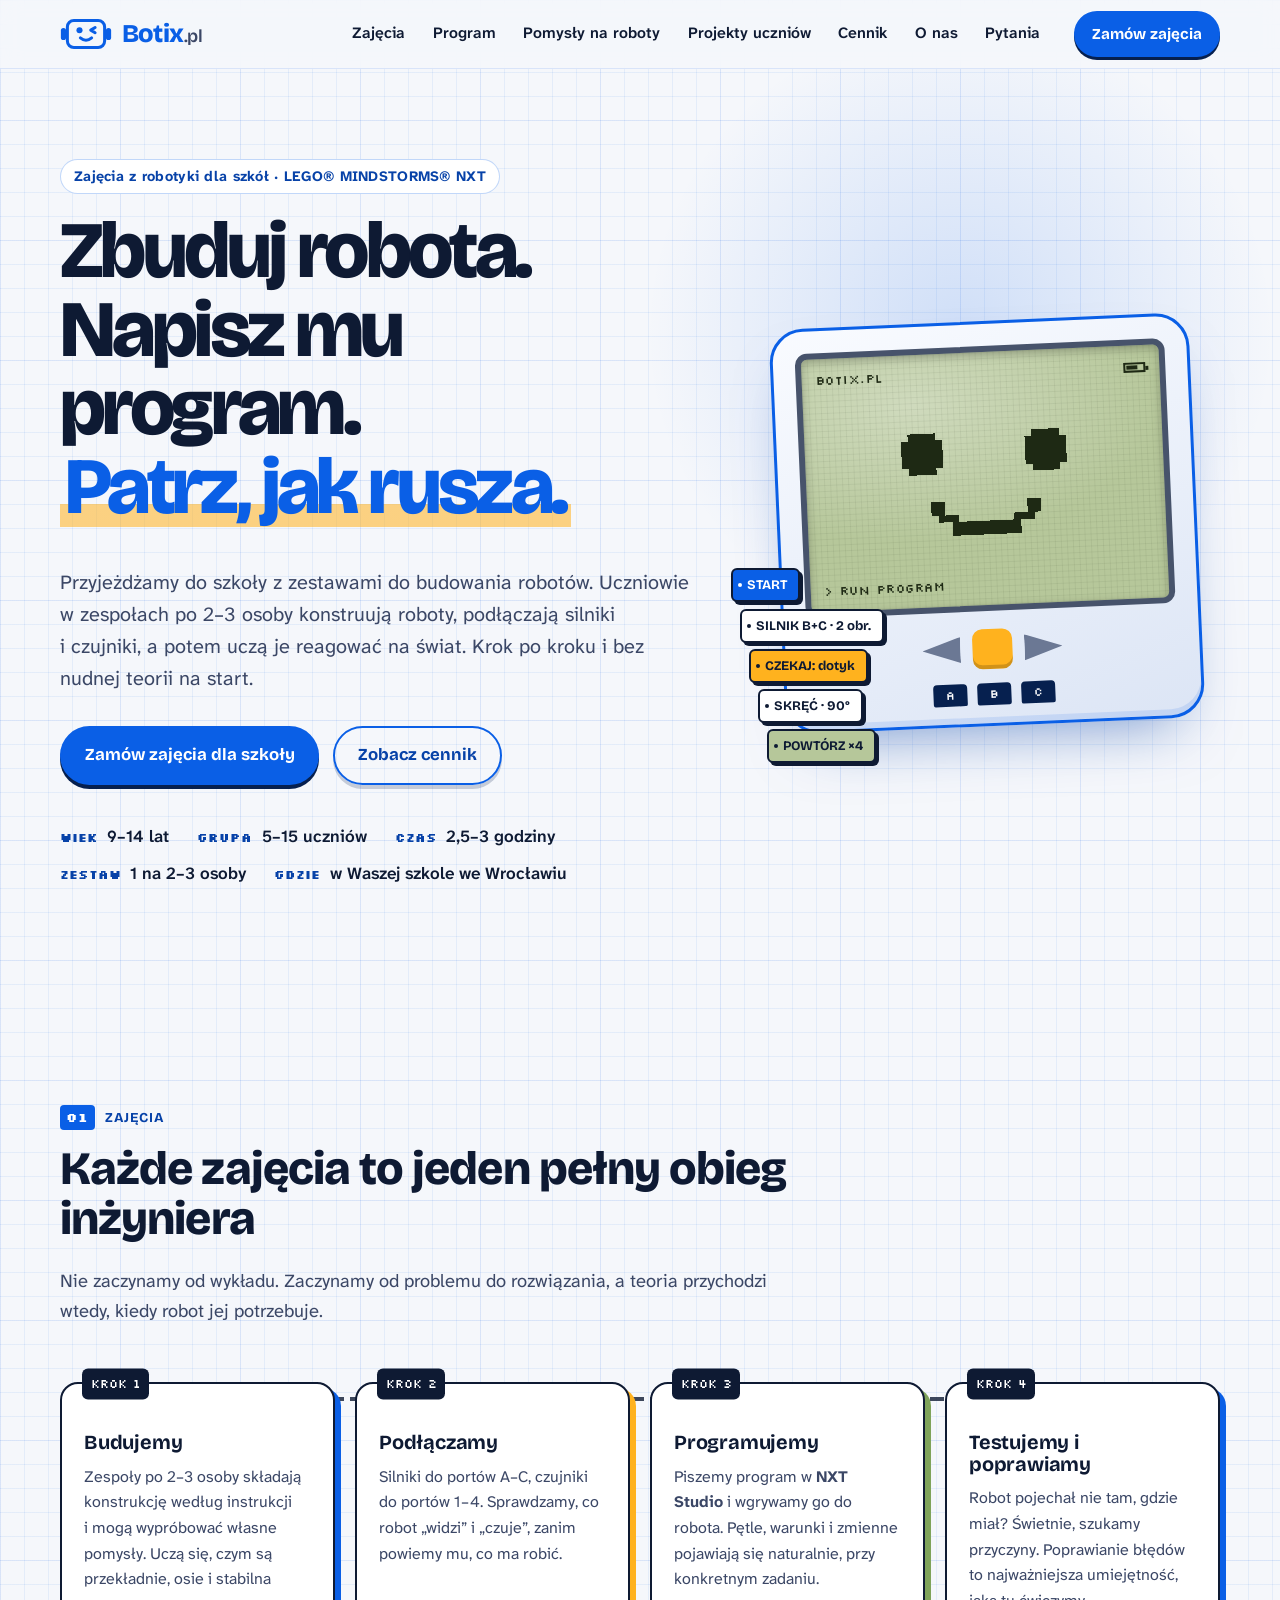
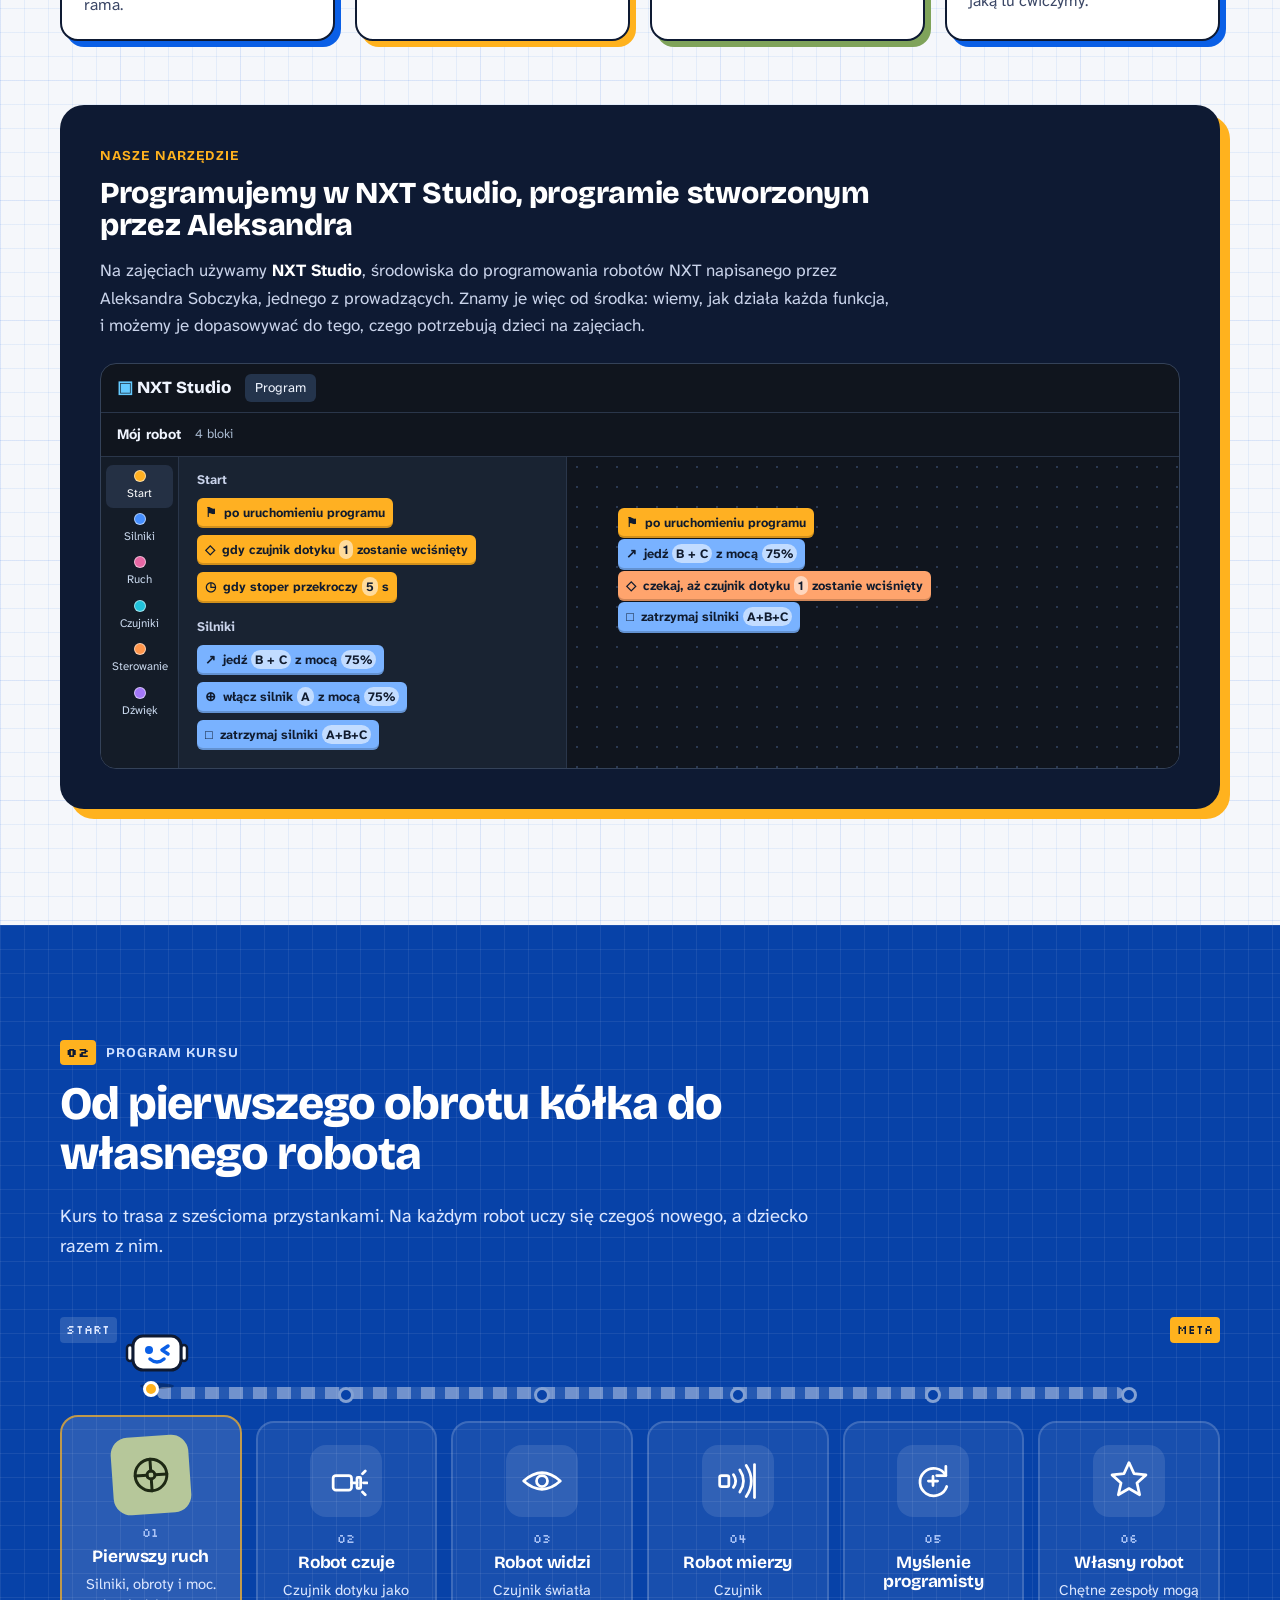
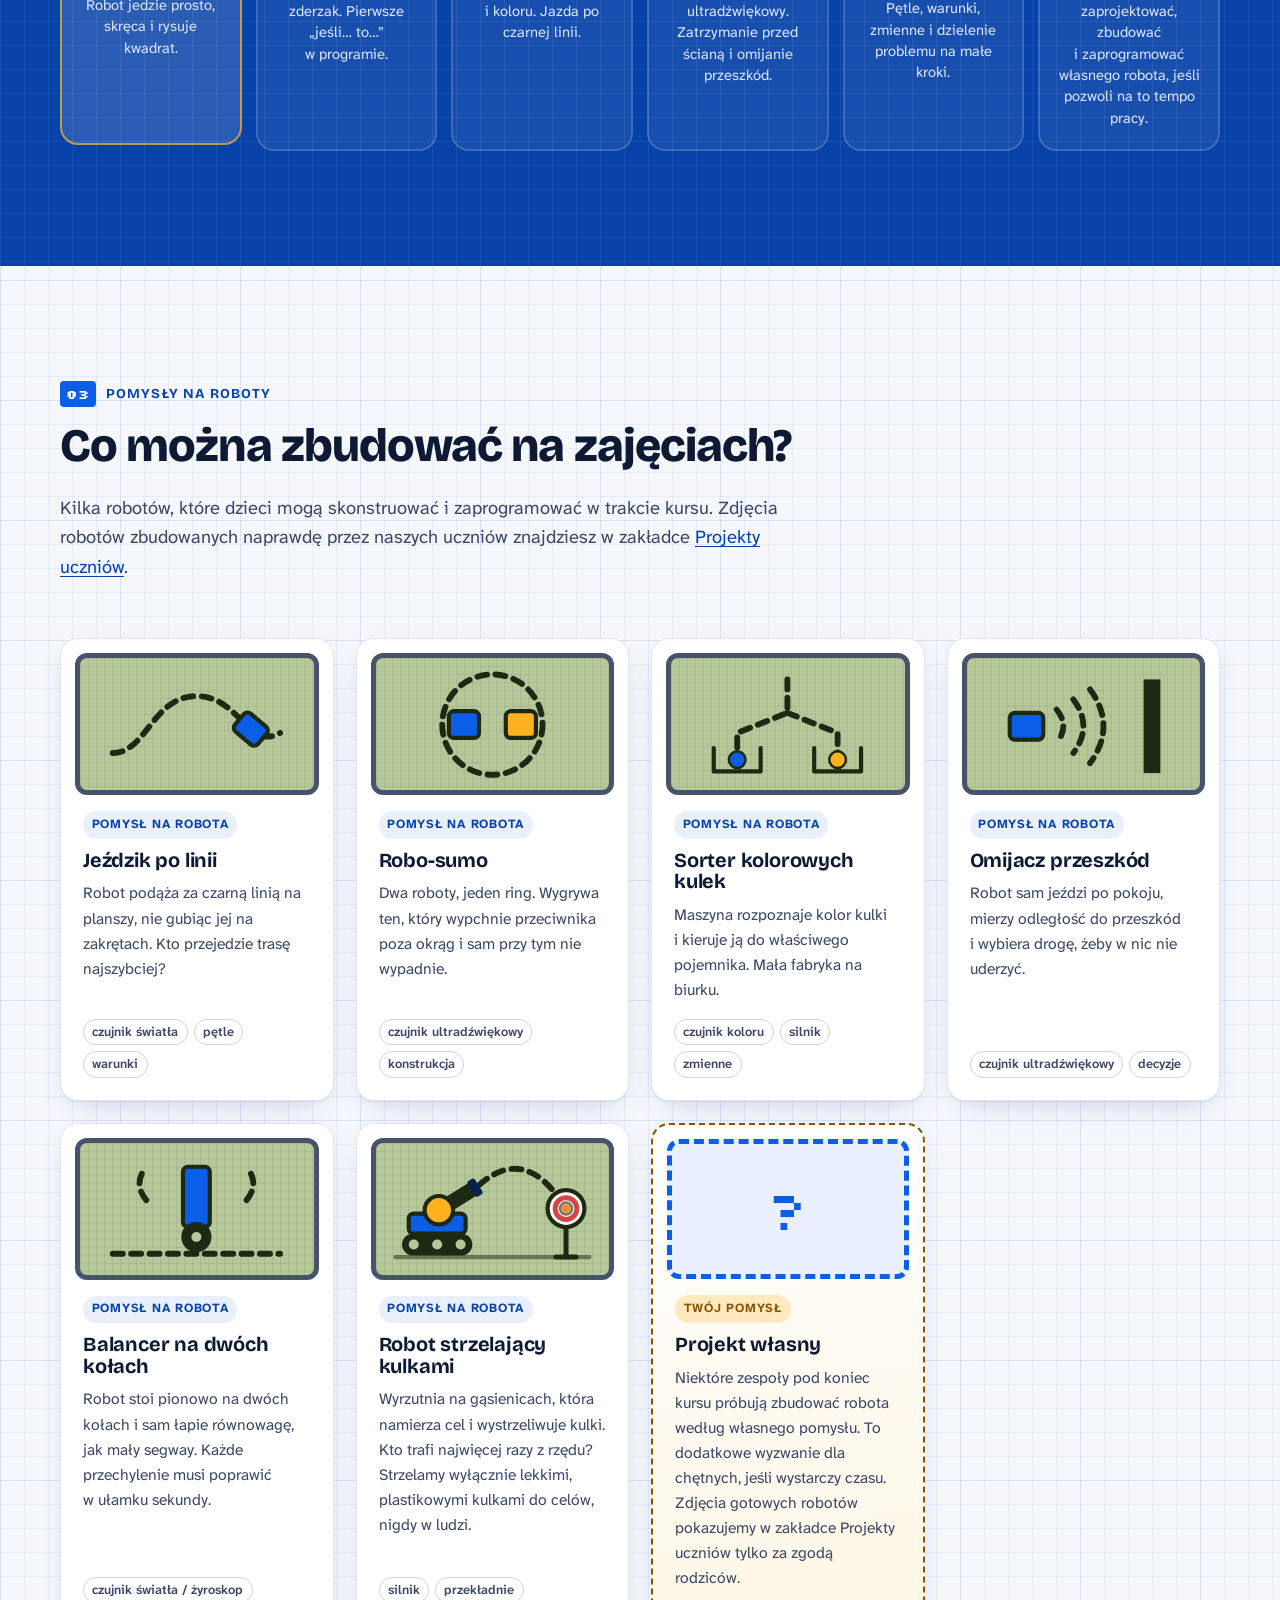
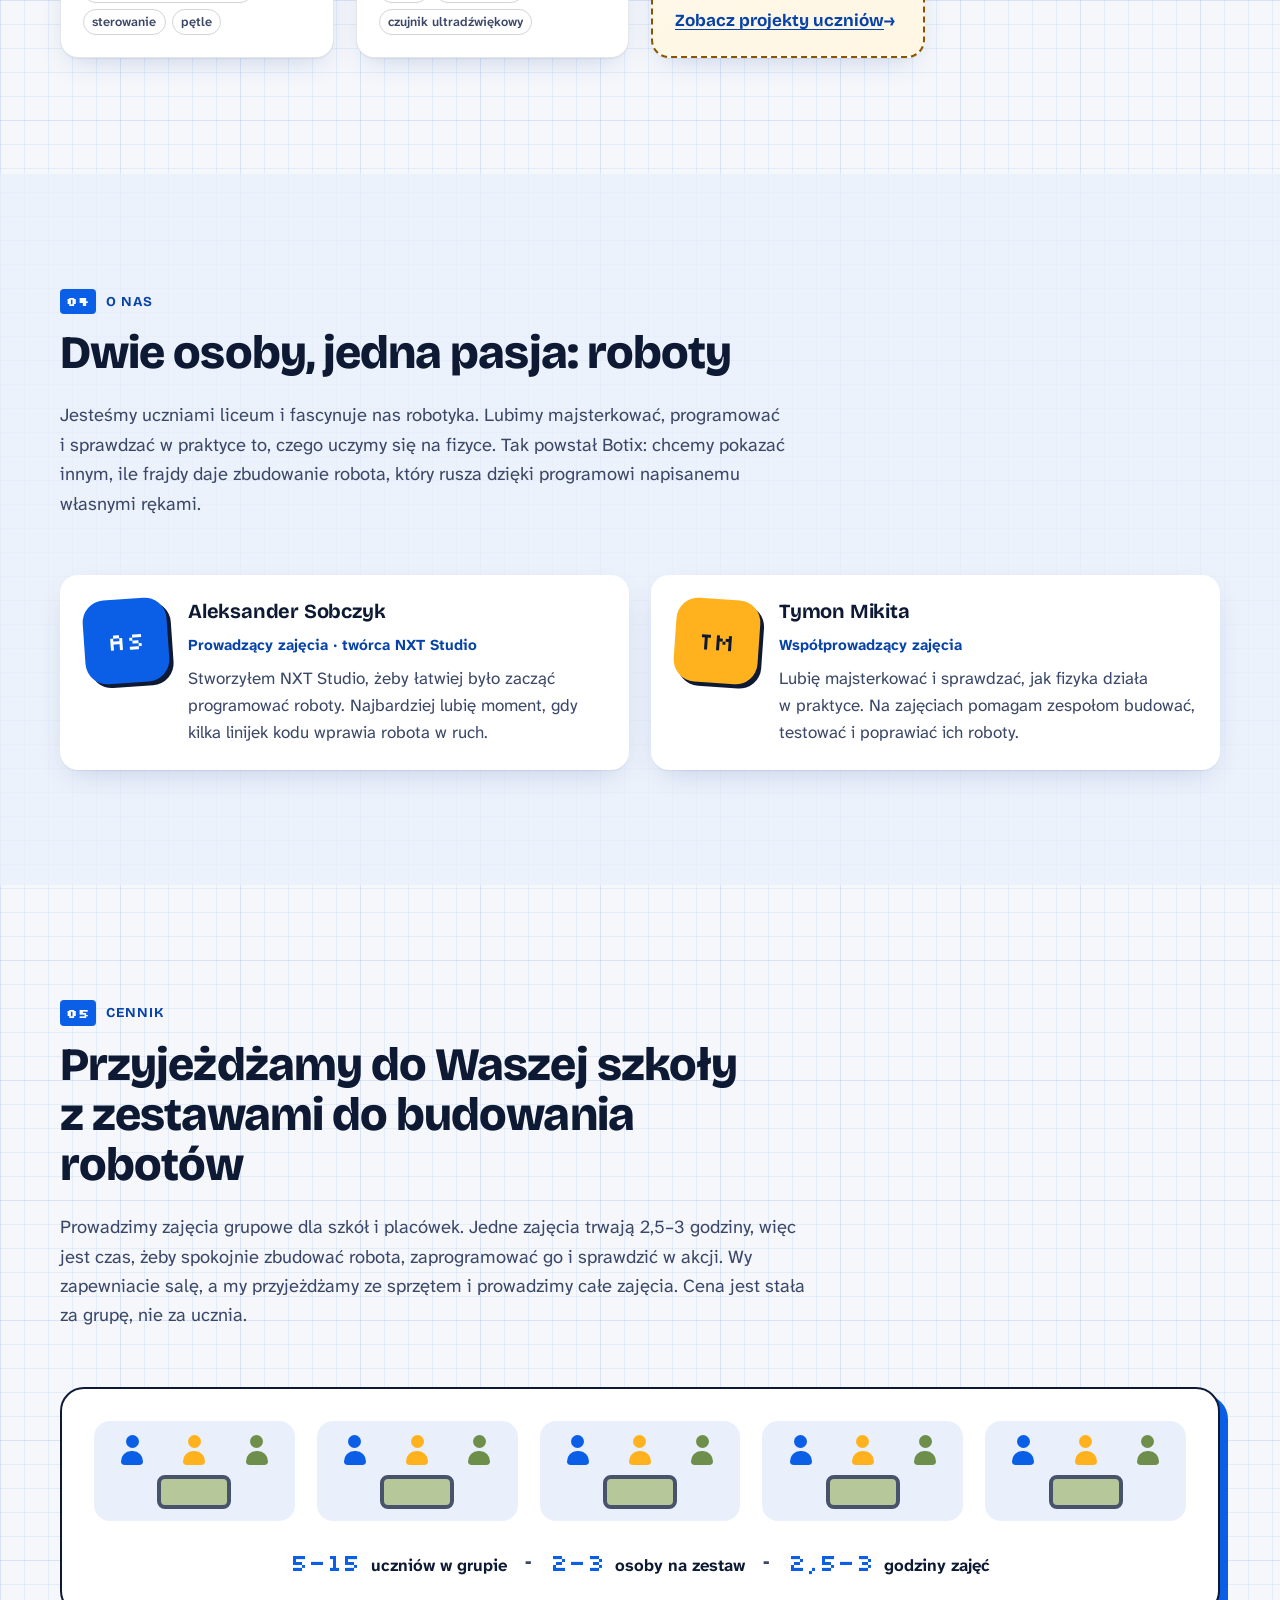
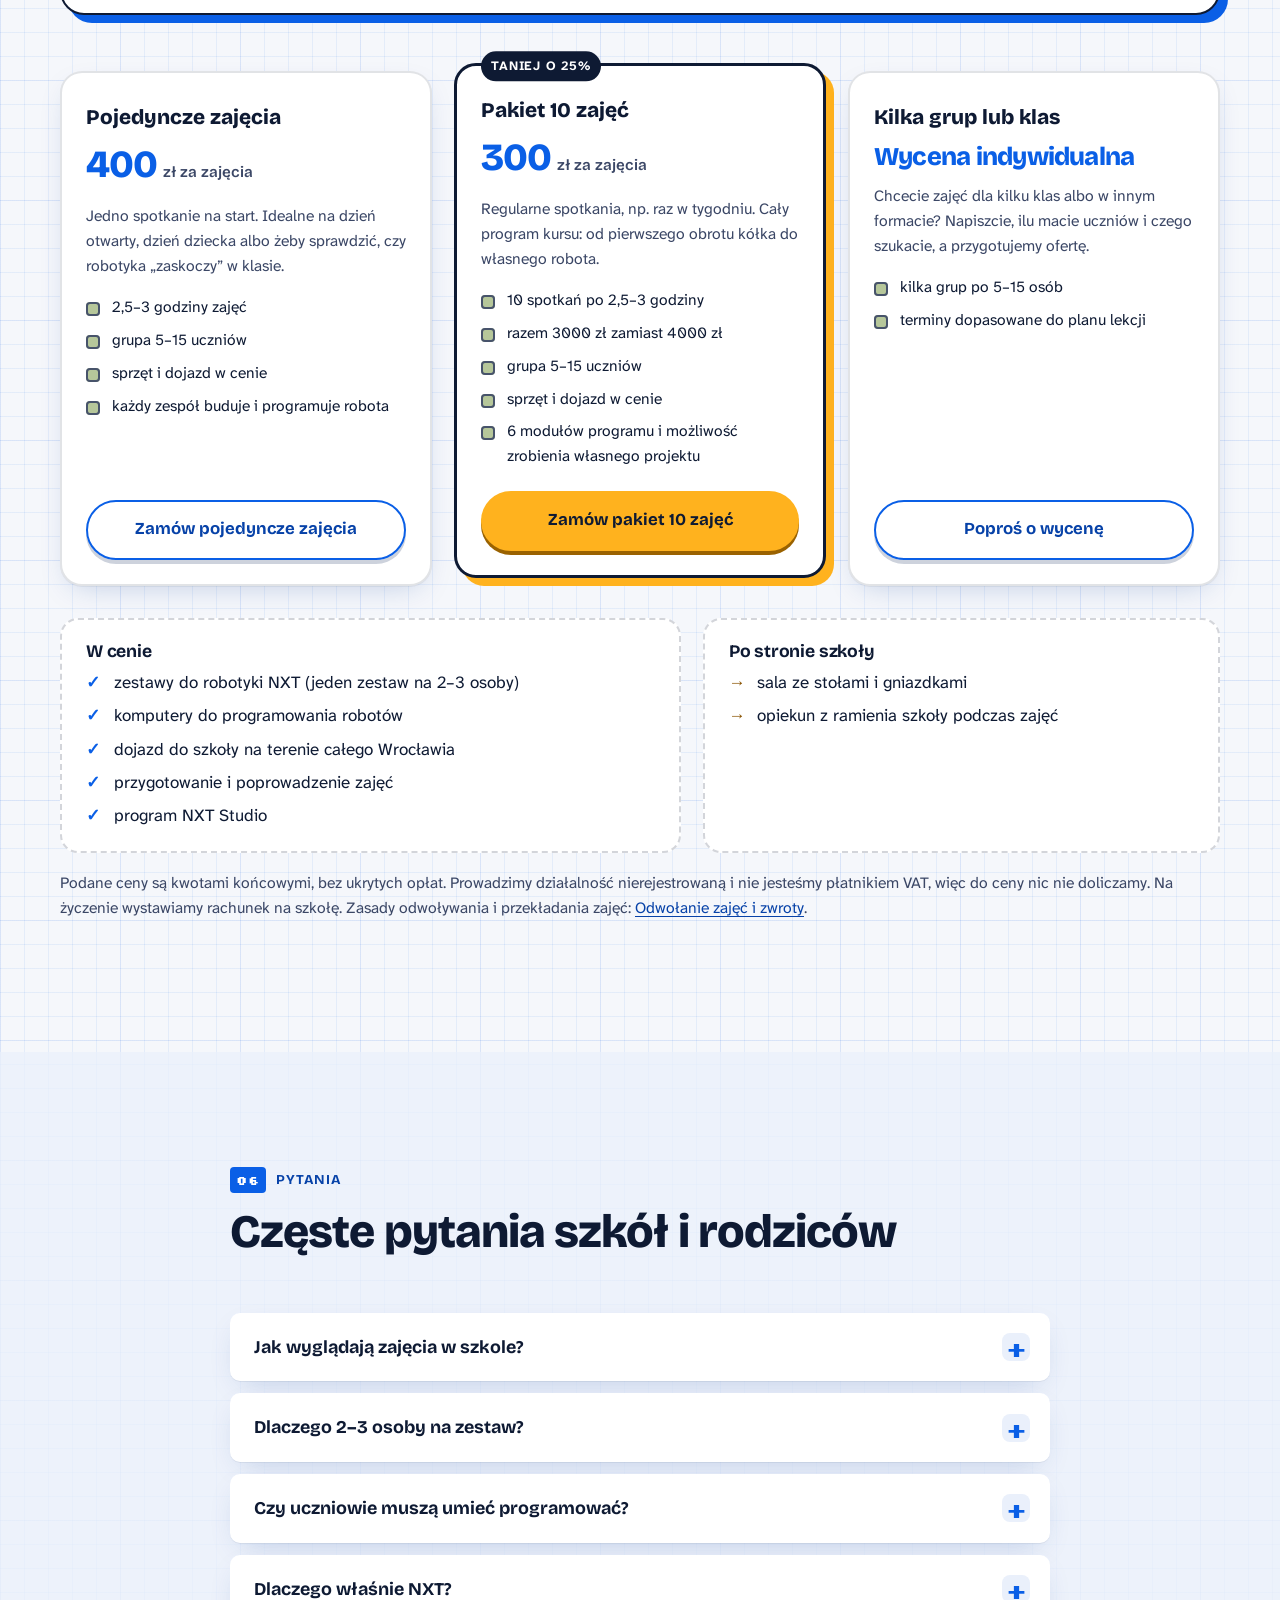
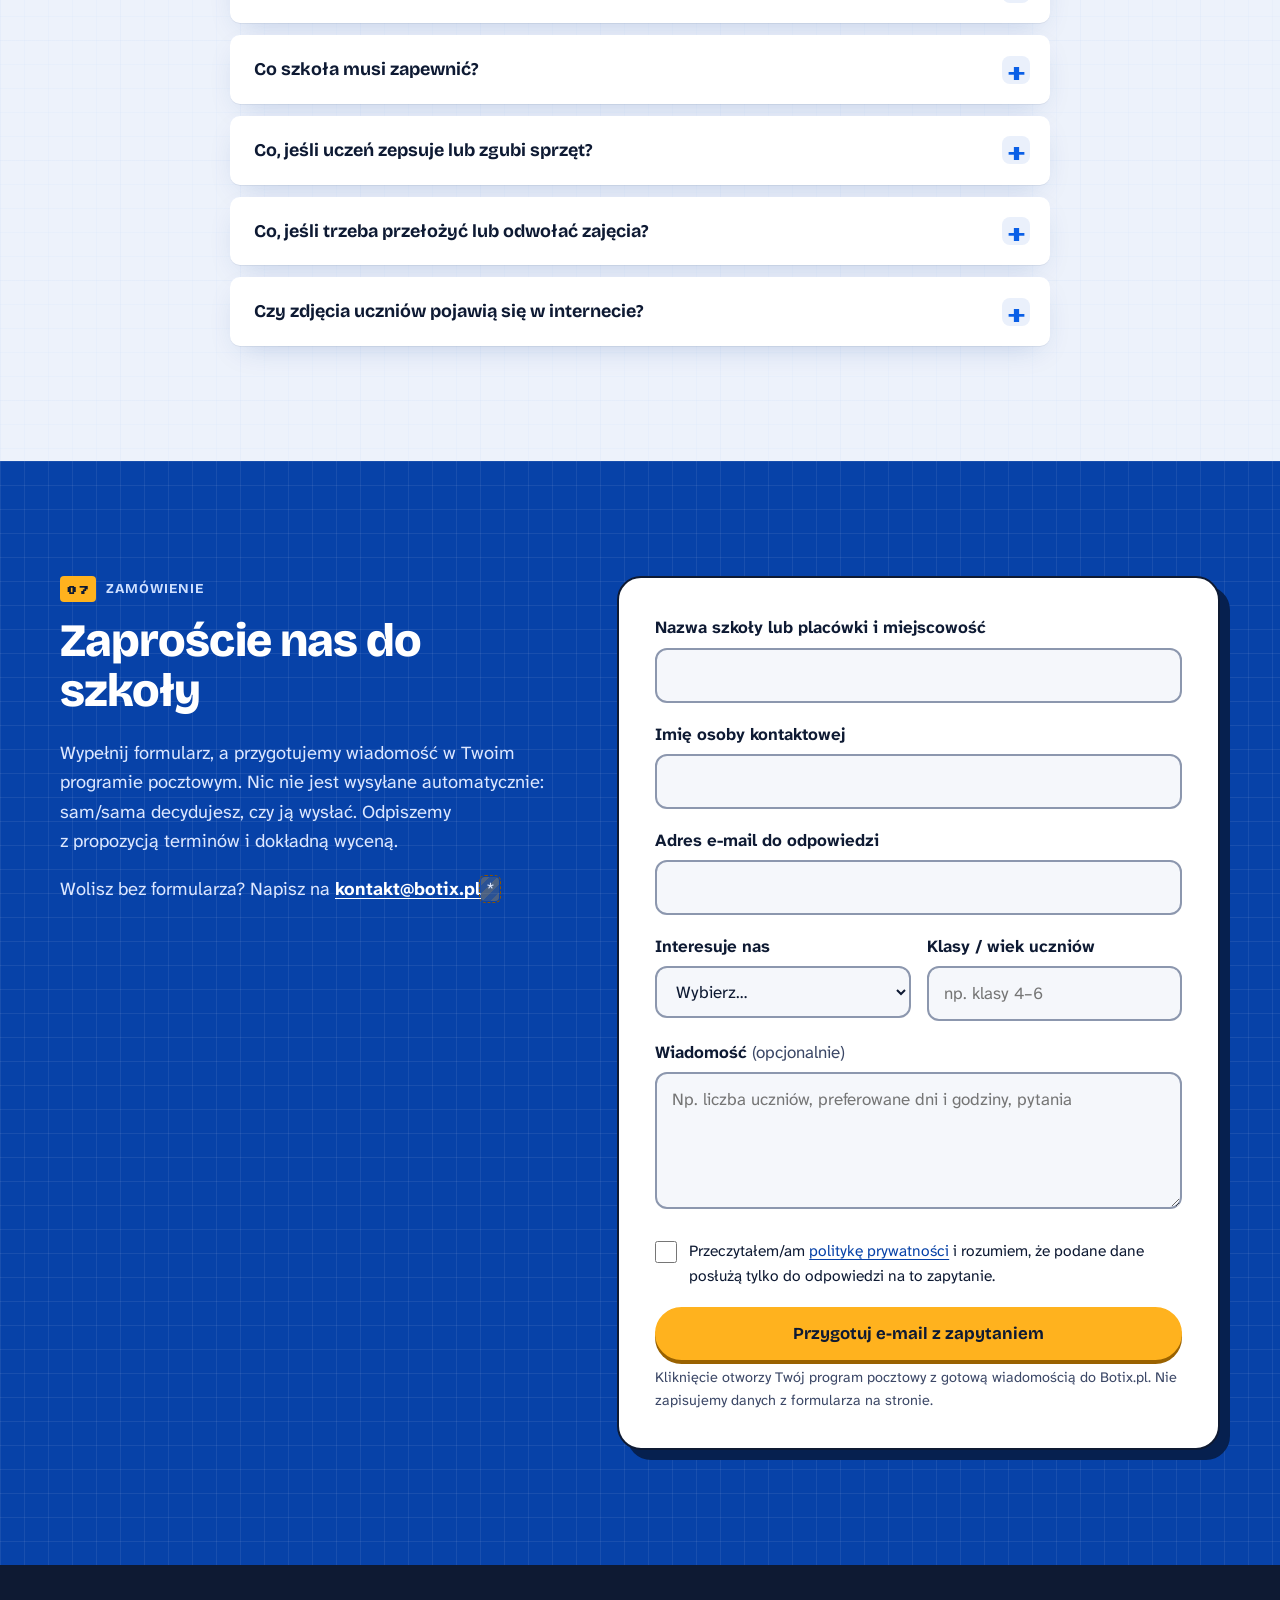
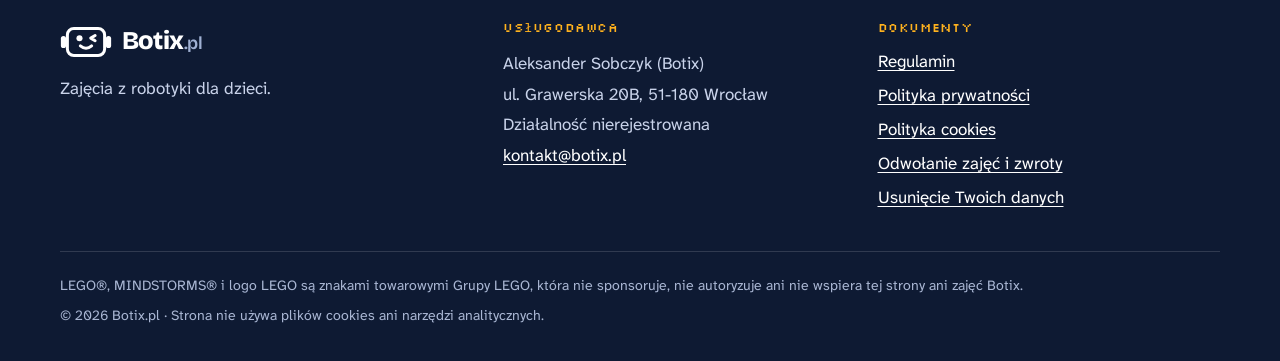
<file: index.html>
<!doctype html>
<html lang="pl">
<head>
  <meta charset="utf-8">
  <meta name="viewport" content="width=device-width, initial-scale=1">
  <title>Botix.pl | Zajęcia z robotyki dla szkół</title>
  <meta name="description" content="Botix.pl: zajęcia z robotyki dla szkół. Przyjeżdżamy z zestawami LEGO® MINDSTORMS® NXT, uczniowie budują i programują roboty w zespołach po 2–3 osoby.">
  <meta name="theme-color" content="#0A5FE6">
  <link rel="icon" href="assets/logo-znak.svg" type="image/svg+xml">
  <!-- Czcionki: Google Fonts (licencja SIL Open Font License). Patrz Polityka prywatności, pkt 6. -->
  <link rel="preconnect" href="https://fonts.googleapis.com">
  <link rel="preconnect" href="https://fonts.gstatic.com" crossorigin>
  <link href="https://fonts.googleapis.com/css2?family=Atkinson+Hyperlegible+Next:ital,wght@0,400;0,600;0,700;1,400&family=Bricolage+Grotesque:opsz,wght@12..96,500..800&family=Silkscreen&display=swap" rel="stylesheet">
  <link rel="stylesheet" href="styles.css">
</head>
<body>
  <a class="skip" href="#tresc">Przejdź do treści</a>

  <header class="site-header">
    <div class="wrap header-row">
      <a class="brand" href="#top" aria-label="Botix.pl, strona główna">
        <img src="assets/logo-znak.svg" alt="" width="52" height="30">
        <span class="brand-name">Botix<span class="brand-tld">.pl</span></span>
      </a>
      <button class="nav-toggle" type="button" aria-expanded="false" aria-controls="menu">
        <span class="nav-toggle-bars" aria-hidden="true"></span>
        <span class="sr-only">Menu</span>
      </button>
      <nav id="menu" class="nav" aria-label="Główna nawigacja">
        <ul>
          <li><a href="#zajecia">Zajęcia</a></li>
          <li><a href="#program">Program</a></li>
          <li><a href="#pomysly">Pomysły na roboty</a></li>
          <li><a href="projekty.html">Projekty uczniów</a></li>
          <li><a href="#cennik">Cennik</a></li>
          <li><a href="#o-nas">O nas</a></li>
          <li><a href="#faq">Pytania</a></li>
        </ul>
        <a class="btn btn-small" href="#zapisy">Zamów zajęcia</a>
      </nav>
    </div>
  </header>

  <main id="tresc" tabindex="-1">

    <!-- ============ HERO ============ -->
    <section class="hero" id="top" aria-labelledby="hero-title">
      <div class="wrap hero-grid">
        <div class="hero-copy">
          <p class="eyebrow reveal" style="--d:0">Zajęcia z robotyki dla szkół · LEGO® MINDSTORMS® NXT</p>
          <h1 id="hero-title" class="reveal" style="--d:1">
            Zbuduj robota.<br>
            Napisz mu program.<br>
            <span class="hl">Patrz, jak rusza.</span>
          </h1>
          <p class="lead reveal" style="--d:2">
            Przyjeżdżamy do szkoły z&nbsp;zestawami do budowania robotów. Uczniowie w&nbsp;zespołach po 2–3 osoby konstruują roboty, podłączają silniki i&nbsp;czujniki, a&nbsp;potem uczą je reagować na świat. Krok po kroku i&nbsp;bez nudnej teorii na start.
          </p>
          <div class="hero-cta reveal" style="--d:3">
            <a class="btn" href="#zapisy">Zamów zajęcia dla szkoły</a>
            <a class="btn btn-ghost" href="#cennik">Zobacz cennik</a>
          </div>
          <ul class="facts reveal" style="--d:4" aria-label="Najważniejsze informacje">
            <li><span class="facts-k">Wiek</span> 9–14 lat</li>
            <li><span class="facts-k">Grupa</span> 5–15 uczniów</li>
            <li><span class="facts-k">Czas</span> 2,5–3 godziny</li>
            <li><span class="facts-k">Zestaw</span> 1 na 2–3 osoby</li>
            <li><span class="facts-k">Gdzie</span> w&nbsp;Waszej szkole we Wrocławiu</li>
          </ul>
        </div>

        <!-- Ekran „kostki” robota z animowaną buźką z logo -->
        <figure class="brick reveal" style="--d:2" aria-hidden="true">
          <div class="brick-body">
            <div class="lcd">
              <div class="lcd-top"><span>BOTIX.PL</span><span class="batt"></span></div>
              <svg class="lcd-face" viewBox="0 0 48 26" shape-rendering="crispEdges">
                <g class="px">
                  <!-- lewe oko -->
                  <rect x="12" y="7" width="6" height="4"/><rect x="13" y="6" width="4" height="6"/>
                  <!-- prawe oko: otwarte -->
                  <g class="eye-open"><rect x="30" y="7" width="6" height="4"/><rect x="31" y="6" width="4" height="6"/></g>
                  <!-- prawe oko: mrugnięcie „<” -->
                  <g class="eye-wink">
                    <rect x="35" y="5" width="2" height="1"/><rect x="33" y="6" width="2" height="1"/><rect x="31" y="7" width="2" height="1"/>
                    <rect x="30" y="8" width="2" height="2"/>
                    <rect x="31" y="10" width="2" height="1"/><rect x="33" y="11" width="2" height="1"/><rect x="35" y="12" width="2" height="1"/>
                  </g>
                  <!-- uśmiech -->
                  <rect x="16" y="16" width="2" height="2"/><rect x="30" y="16" width="2" height="2"/>
                  <rect x="17" y="18" width="3" height="1"/><rect x="28" y="18" width="3" height="1"/>
                  <rect x="19" y="19" width="10" height="2"/>
                </g>
              </svg>
              <div class="lcd-bottom"><span class="blink">&gt;</span> RUN PROGRAM</div>
            </div>
            <div class="brick-keys">
              <span class="key key-l"></span><span class="key key-ok"></span><span class="key key-r"></span>
            </div>
            <div class="ports">
              <span>A</span><span>B</span><span>C</span>
            </div>
          </div>
          <ol class="blocks">
            <li class="blk blk-start" style="--i:0">START</li>
            <li class="blk" style="--i:1">SILNIK B+C · 2 obr.</li>
            <li class="blk blk-sense" style="--i:2">CZEKAJ: dotyk</li>
            <li class="blk" style="--i:3">SKRĘĆ · 90°</li>
            <li class="blk blk-loop" style="--i:4">POWTÓRZ ×4</li>
          </ol>
        </figure>
      </div>
    </section>

    <!-- ============ JAK WYGLĄDAJĄ ZAJĘCIA ============ -->
    <section class="section" id="zajecia" aria-labelledby="zajecia-title">
      <div class="wrap">
        <header class="sec-head">
          <p class="kicker"><span class="pix">01</span> Zajęcia</p>
          <h2 id="zajecia-title">Każde zajęcia to jeden pełny obieg inżyniera</h2>
          <p class="sec-lead">Nie zaczynamy od wykładu. Zaczynamy od problemu do rozwiązania, a&nbsp;teoria przychodzi wtedy, kiedy robot jej potrzebuje.</p>
        </header>

        <ol class="ports-flow">
          <li>
            <span class="port-tag" aria-hidden="true">KROK 1</span>
            <h3>Budujemy</h3>
            <p>Zespoły po 2–3 osoby składają konstrukcję według instrukcji i&nbsp;mogą wypróbować własne pomysły. Uczą się, czym są przekładnie, osie i&nbsp;stabilna rama.</p>
          </li>
          <li>
            <span class="port-tag" aria-hidden="true">KROK 2</span>
            <h3>Podłączamy</h3>
            <p>Silniki do portów A–C, czujniki do portów 1–4. Sprawdzamy, co robot „widzi” i&nbsp;„czuje”, zanim powiemy mu, co ma robić.</p>
          </li>
          <li>
            <span class="port-tag" aria-hidden="true">KROK 3</span>
            <h3>Programujemy</h3>
            <p>Piszemy program w&nbsp;<strong>NXT Studio</strong> i&nbsp;wgrywamy go do robota. Pętle, warunki i&nbsp;zmienne pojawiają się naturalnie, przy konkretnym zadaniu.</p>
          </li>
          <li>
            <span class="port-tag" aria-hidden="true">KROK 4</span>
            <h3>Testujemy i poprawiamy</h3>
            <p>Robot pojechał nie tam, gdzie miał? Świetnie, szukamy przyczyny. Poprawianie błędów to najważniejsza umiejętność, jaką tu ćwiczymy.</p>
          </li>
        </ol>

        <aside class="studio" id="nxt-studio" aria-labelledby="studio-title">
          <div class="studio-copy">
            <p class="kicker">Nasze narzędzie</p>
            <h3 id="studio-title">Programujemy w&nbsp;NXT Studio, programie stworzonym przez Aleksandra</h3>
            <p>
              Na zajęciach używamy <strong>NXT Studio</strong>, środowiska do programowania robotów NXT napisanego przez Aleksandra Sobczyka, jednego z&nbsp;prowadzących. Znamy je więc od środka: wiemy, jak działa każda funkcja, i&nbsp;możemy je dopasowywać do tego, czego potrzebują dzieci na zajęciach.
            </p>
          </div>
          <figure class="studio-preview" role="img" aria-label="Podgląd edytora NXT Studio. W palecie po lewej wyróżniają się kolejno bloki startowe i bloki silników. Po prawej widać przykładowy program.">
            <div class="studio-window" aria-hidden="true">
              <div class="studio-toolbar">
                <span class="studio-brand"><span>▣</span> NXT Studio</span>
                <span class="studio-tab">Program</span>
              </div>
              <div class="studio-project">Mój robot <span>4 bloki</span></div>
              <div class="studio-workbench">
                <ul class="studio-categories">
                  <li class="studio-category-current" style="--category-color:#ffb022">Start</li>
                  <li style="--category-color:#468fff">Silniki</li>
                  <li style="--category-color:#e767a4">Ruch</li>
                  <li style="--category-color:#21c1da">Czujniki</li>
                  <li style="--category-color:#ff964c">Sterowanie</li>
                  <li style="--category-color:#a377f8">Dźwięk</li>
                </ul>
                <div class="studio-palette">
                  <p>Start</p>
                  <ul class="studio-blocks">
                    <li class="studio-block studio-block-start" style="--step:0"><span>⚑</span> po uruchomieniu programu</li>
                    <li class="studio-block studio-block-start" style="--step:1"><span>◇</span> gdy czujnik dotyku <b>1</b> zostanie wciśnięty</li>
                    <li class="studio-block studio-block-start" style="--step:2"><span>◷</span> gdy stoper przekroczy <b>5</b> s</li>
                  </ul>
                  <p>Silniki</p>
                  <ul class="studio-blocks">
                    <li class="studio-block studio-block-motor" style="--step:3"><span>↗</span> jedź <b>B + C</b> z mocą <b>75%</b></li>
                    <li class="studio-block studio-block-motor" style="--step:4"><span>⊕</span> włącz silnik <b>A</b> z mocą <b>75%</b></li>
                    <li class="studio-block studio-block-motor" style="--step:5"><span>□</span> zatrzymaj silniki <b>A+B+C</b></li>
                  </ul>
                </div>
                <div class="studio-canvas">
                  <ol class="studio-blocks">
                    <li class="studio-block studio-block-start"><span>⚑</span> po uruchomieniu programu</li>
                    <li class="studio-block studio-block-motor"><span>↗</span> jedź <b>B + C</b> z mocą <b>75%</b></li>
                    <li class="studio-block studio-block-wait"><span>◇</span> czekaj, aż czujnik dotyku <b>1</b> zostanie wciśnięty</li>
                    <li class="studio-block studio-block-motor"><span>□</span> zatrzymaj silniki <b>A+B+C</b></li>
                  </ol>
                </div>
              </div>
            </div>
          </figure>
        </aside>
      </div>
    </section>

    <!-- ============ PROGRAM ============ -->
    <section class="section section-blue" id="program" aria-labelledby="program-title">
      <div class="wrap">
        <header class="sec-head">
          <p class="kicker"><span class="pix">02</span> Program kursu</p>
          <h2 id="program-title">Od pierwszego obrotu kółka do własnego robota</h2>
          <p class="sec-lead">Kurs to trasa z&nbsp;sześcioma przystankami. Na każdym robot uczy się czegoś nowego, a&nbsp;dziecko razem z&nbsp;nim.</p>
        </header>

        <div class="journey" data-journey>
          <!-- Droga, po której jedzie robot (dekoracja) -->
          <div class="road" aria-hidden="true">
            <span class="road-flag road-start pix">START</span>
            <span class="road-flag road-end pix">META</span>
            <div class="road-track"><div class="road-fill"></div></div>
            <div class="rover">
              <svg viewBox="0 0 64 42">
                <rect class="rv-ear" x="2" y="12" width="6" height="16" rx="3"/>
                <rect class="rv-ear" x="56" y="12" width="6" height="16" rx="3"/>
                <rect class="rv-head" x="8" y="3" width="48" height="34" rx="10"/>
                <circle class="rv-eye" cx="24" cy="17" r="4"/>
                <path class="rv-line" d="M43 13 l-6 4 l6 4"/>
                <path class="rv-line" d="M25 26 q7 6 14 0"/>
              </svg>
            </div>
          </div>

          <ol class="stops">
            <li class="stop">
              <div class="stop-icon" aria-hidden="true">
                <svg viewBox="0 0 48 48"><circle cx="24" cy="24" r="16"/><circle cx="24" cy="24" r="4"/><path d="M24 8 V20 M24 28 V40 M8 24 H20 M28 24 H40"/></svg>
              </div>
              <span class="stop-n pix">01</span>
              <h3>Pierwszy ruch</h3>
              <p>Silniki, obroty i&nbsp;moc. Robot jedzie prosto, skręca i&nbsp;rysuje kwadrat.</p>
            </li>
            <li class="stop">
              <div class="stop-icon" aria-hidden="true">
                <svg viewBox="0 0 48 48"><rect x="10" y="18" width="20" height="16" rx="3"/><path d="M30 26 H36"/><rect x="36" y="20" width="4" height="12" rx="1"/><path d="M42 16 l3 -3 M43 26 h4 M42 36 l3 3"/></svg>
              </div>
              <span class="stop-n pix">02</span>
              <h3>Robot czuje</h3>
              <p>Czujnik dotyku jako zderzak. Pierwsze „jeśli… to…” w&nbsp;programie.</p>
            </li>
            <li class="stop">
              <div class="stop-icon" aria-hidden="true">
                <svg viewBox="0 0 48 48"><path d="M4 24 Q24 6 44 24 Q24 42 4 24 Z"/><circle cx="24" cy="24" r="6"/></svg>
              </div>
              <span class="stop-n pix">03</span>
              <h3>Robot widzi</h3>
              <p>Czujnik światła i&nbsp;koloru. Jazda po czarnej linii.</p>
            </li>
            <li class="stop">
              <div class="stop-icon" aria-hidden="true">
                <svg viewBox="0 0 48 48"><rect x="4" y="18" width="10" height="12" rx="2"/><path d="M19 17 q5 7 0 14 M26 12 q8 12 0 24 M33 7 q11 17 0 34"/><path d="M42 6 V42"/></svg>
              </div>
              <span class="stop-n pix">04</span>
              <h3>Robot mierzy</h3>
              <p>Czujnik ultradźwiękowy. Zatrzymanie przed ścianą i&nbsp;omijanie przeszkód.</p>
            </li>
            <li class="stop">
              <div class="stop-icon" aria-hidden="true">
                <svg viewBox="0 0 48 48"><path d="M38 18 A15 15 0 1 0 39 30"/><path d="M38 8 V18 H28"/><path d="M19 24 h10 M24 19 v10"/></svg>
              </div>
              <span class="stop-n pix">05</span>
              <h3>Myślenie programisty</h3>
              <p>Pętle, warunki, zmienne i&nbsp;dzielenie problemu na małe kroki.</p>
            </li>
            <li class="stop stop-final">
              <div class="stop-icon" aria-hidden="true">
                <svg viewBox="0 0 48 48"><path d="M24 4 l5.5 12 13 1.3 -9.8 8.8 2.9 12.9 -11.6 -6.8 -11.6 6.8 2.9 -12.9 -9.8 -8.8 13 -1.3 Z"/></svg>
              </div>
              <span class="stop-n pix">06</span>
              <h3>Własny robot</h3>
              <p>Chętne zespoły mogą zaprojektować, zbudować i&nbsp;zaprogramować własnego robota, jeśli pozwoli na to tempo pracy.</p>
            </li>
          </ol>
        </div>
      </div>
    </section>

    <!-- ============ POMYSŁY NA ROBOTY ============ -->
    <section class="section" id="pomysly" aria-labelledby="pomysly-title">
      <div class="wrap">
        <header class="sec-head">
          <p class="kicker"><span class="pix">03</span> Pomysły na roboty</p>
          <h2 id="pomysly-title">Co można zbudować na zajęciach?</h2>
          <p class="sec-lead">
            Kilka robotów, które dzieci mogą skonstruować i&nbsp;zaprogramować w&nbsp;trakcie kursu. Zdjęcia robotów zbudowanych naprawdę przez naszych uczniów znajdziesz w&nbsp;zakładce <a href="projekty.html">Projekty uczniów</a>.
          </p>
        </header>

        <ul class="projects">
          <li class="project">
            <div class="thumb" aria-hidden="true">
              <svg viewBox="0 0 120 70">
                <path id="line-follower-route" class="line" d="M10 52 C 30 52, 34 18, 60 18 S 91 51, 110 40"/>
                <rect class="bot motion-still" x="51" y="11" width="18" height="14" rx="3"/>
                <rect class="bot motion-live line-follower" x="-9" y="-7" width="18" height="14" rx="3">
                  <animateMotion dur="3.6s" repeatCount="indefinite" rotate="auto"><mpath href="#line-follower-route"/></animateMotion>
                </rect>
              </svg>
            </div>
            <span class="tag">Pomysł na robota</span>
            <h3>Jeździk po linii</h3>
            <p>Robot podąża za czarną linią na planszy, nie gubiąc jej na zakrętach. Kto przejedzie trasę najszybciej?</p>
            <ul class="chips"><li>czujnik światła</li><li>pętle</li><li>warunki</li></ul>
          </li>
          <li class="project">
            <div class="thumb" aria-hidden="true">
              <svg viewBox="0 0 120 70"><circle class="line" cx="60" cy="35" r="30"/><rect class="bot sumo-left" x="34" y="27" width="18" height="16" rx="3"/><rect class="bot bot-2 sumo-right" x="68" y="27" width="18" height="16" rx="3"/></svg>
            </div>
            <span class="tag">Pomysł na robota</span>
            <h3>Robo-sumo</h3>
            <p>Dwa roboty, jeden ring. Wygrywa ten, który wypchnie przeciwnika poza okrąg i&nbsp;sam przy tym nie wypadnie.</p>
            <ul class="chips"><li>czujnik ultradźwiękowy</li><li>konstrukcja</li></ul>
          </li>
          <li class="project">
            <div class="thumb" aria-hidden="true">
              <svg class="sorter" viewBox="0 0 120 70">
                <path class="line" d="M60 8 V28 L30 40 V53 M60 28 L90 40 V53"/>
                <path class="sorter-bin" d="M16 49 V63 H44 V49 M76 49 V63 H104 V49"/>
                <circle class="sorter-ball sorter-blue" cx="30" cy="56" r="5"/>
                <circle class="sorter-ball sorter-amber" cx="90" cy="56" r="5"/>
              </svg>
            </div>
            <span class="tag">Pomysł na robota</span>
            <h3>Sorter kolorowych kulek</h3>
            <p>Maszyna rozpoznaje kolor kulki i&nbsp;kieruje ją do właściwego pojemnika. Mała fabryka na biurku.</p>
            <ul class="chips"><li>czujnik koloru</li><li>silnik</li><li>zmienne</li></ul>
          </li>
          <li class="project">
            <div class="thumb" aria-hidden="true">
              <svg viewBox="0 0 120 70"><rect class="bot obstacle-bot" x="16" y="28" width="20" height="16" rx="3"/><path class="line" d="M44 26 q8 10 0 20 M54 20 q12 16 0 32 M64 14 q16 22 0 44"/><rect class="wall" x="96" y="8" width="10" height="56"/></svg>
            </div>
            <span class="tag">Pomysł na robota</span>
            <h3>Omijacz przeszkód</h3>
            <p>Robot sam jeździ po pokoju, mierzy odległość do przeszkód i&nbsp;wybiera drogę, żeby w&nbsp;nic nie uderzyć.</p>
            <ul class="chips"><li>czujnik ultradźwiękowy</li><li>decyzje</li></ul>
          </li>
          <li class="project">
            <div class="thumb" aria-hidden="true">
              <svg viewBox="0 0 120 70"><path class="line" d="M10 62 H110"/><g class="tilt"><path class="balancer-axle" d="M60 43 V52"/><rect class="bot" x="52" y="10" width="16" height="36" rx="3"/></g><circle class="balancer-wheel" cx="60" cy="52" r="9"/><circle class="balancer-hub" cx="60" cy="52" r="3"/><path class="line" d="M30 30 q-8 -10 0 -20 M90 30 q8 -10 0 -20"/></svg>
            </div>
            <span class="tag">Pomysł na robota</span>
            <h3>Balancer na dwóch kołach</h3>
            <p>Robot stoi pionowo na dwóch kołach i&nbsp;sam łapie równowagę, jak mały segway. Każde przechylenie musi poprawić w&nbsp;ułamku sekundy.</p>
            <ul class="chips"><li>czujnik światła / żyroskop</li><li>sterowanie</li><li>pętle</li></ul>
          </li>
          <li class="project">
            <div class="thumb" aria-hidden="true">
              <svg class="shooter" viewBox="0 0 120 70">
                <path class="ground" d="M2 64 H118"/>
                <path id="shooter-route" class="line" d="M52 21 Q 80 -4, 104 35"/>
                <path class="solid" d="M104 46 V64 M98 64 H110"/>
                <circle class="target" cx="104" cy="35" r="11"/><circle class="target-ring" cx="104" cy="35" r="6.5"/><circle class="target-mid" cx="104" cy="35" r="2.5"/>
                <rect class="track" x="6" y="50" width="42" height="13" rx="6.5"/>
                <circle class="wheel" cx="13" cy="56.5" r="3"/><circle class="wheel" cx="27" cy="56.5" r="3"/><circle class="wheel" cx="41" cy="56.5" r="3"/>
                <rect class="bot" x="10" y="38" width="34" height="12" rx="3"/>
                <g transform="rotate(-32 28 36)"><rect class="barrel" x="27" y="31.5" width="28" height="9" rx="2.5"/><rect class="barrel-tip" x="51" y="30.5" width="5" height="11" rx="1.5"/></g>
                <circle class="bot bot-2" cx="28" cy="36" r="8.5"/>
                <circle class="ball motion-still" cx="78" cy="12.5" r="3.6"/>
                <circle class="ball motion-live" cx="0" cy="0" r="3.6">
                  <animateMotion dur="2s" repeatCount="indefinite" calcMode="linear" keyPoints="0;1;1" keyTimes="0;0.48;1"><mpath href="#shooter-route"/></animateMotion>
                  <animate attributeName="opacity" dur="2s" repeatCount="indefinite" values="0;1;1;0;0" keyTimes="0;0.06;0.48;0.58;1"/>
                </circle>
              </svg>
            </div>
            <span class="tag">Pomysł na robota</span>
            <h3>Robot strzelający kulkami</h3>
            <p>Wyrzutnia na gąsienicach, która namierza cel i&nbsp;wystrzeliwuje kulki. Kto trafi najwięcej razy z&nbsp;rzędu? Strzelamy wyłącznie lekkimi, plastikowymi kulkami do celów, nigdy w&nbsp;ludzi.</p>
            <ul class="chips"><li>silnik</li><li>przekładnie</li><li>czujnik ultradźwiękowy</li></ul>
          </li>
          <li class="project project-cta">
            <div class="thumb thumb-cta" aria-hidden="true"><span class="pix">?</span></div>
            <span class="tag tag-amber">Twój pomysł</span>
            <h3>Projekt własny</h3>
            <p>Niektóre zespoły pod koniec kursu próbują zbudować robota według własnego pomysłu. To dodatkowe wyzwanie dla chętnych, jeśli wystarczy czasu. Zdjęcia gotowych robotów pokazujemy w&nbsp;zakładce Projekty uczniów tylko za zgodą rodziców.</p>
            <a class="link-arrow" href="projekty.html">Zobacz projekty uczniów</a>
          </li>
        </ul>
      </div>
    </section>

    <!-- ============ O NAS ============ -->
    <section class="section section-tint" id="o-nas" aria-labelledby="onas-title">
      <div class="wrap">
        <header class="sec-head">
          <p class="kicker"><span class="pix">04</span> O nas</p>
          <h2 id="onas-title">Dwie osoby, jedna pasja: roboty</h2>
          <p class="sec-lead">
            Jesteśmy uczniami liceum i&nbsp;fascynuje nas robotyka. Lubimy majsterkować, programować i&nbsp;sprawdzać w&nbsp;praktyce to, czego uczymy się na fizyce. Tak powstał Botix: chcemy pokazać innym, ile frajdy daje zbudowanie robota, który rusza dzięki programowi napisanemu własnymi rękami.
          </p>
        </header>
        <ul class="team">
          <li class="person">
            <div class="avatar" aria-hidden="true"><span class="pix">AS</span></div>
            <div>
              <h3>Aleksander Sobczyk</h3>
              <p class="role">Prowadzący zajęcia · twórca NXT Studio</p>
              <p>Stworzyłem NXT Studio, żeby łatwiej było zacząć programować roboty. Najbardziej lubię moment, gdy kilka linijek kodu wprawia robota w&nbsp;ruch.</p>
            </div>
          </li>
          <li class="person">
            <div class="avatar avatar-2" aria-hidden="true"><span class="pix">TM</span></div>
            <div>
              <h3>Tymon Mikita</h3>
              <p class="role">Współprowadzący zajęcia</p>
              <p>Lubię majsterkować i&nbsp;sprawdzać, jak fizyka działa w&nbsp;praktyce. Na zajęciach pomagam zespołom budować, testować i&nbsp;poprawiać ich roboty.</p>
            </div>
          </li>
        </ul>
      </div>
    </section>

    <!-- ============ CENNIK ============ -->
    <section class="section" id="cennik" aria-labelledby="cennik-title">
      <div class="wrap">
        <header class="sec-head">
          <p class="kicker"><span class="pix">05</span> Cennik</p>
          <h2 id="cennik-title">Przyjeżdżamy do Waszej szkoły z&nbsp;zestawami do budowania robotów</h2>
          <p class="sec-lead">Prowadzimy zajęcia grupowe dla szkół i&nbsp;placówek. Jedne zajęcia trwają 2,5–3 godziny, więc jest czas, żeby spokojnie zbudować robota, zaprogramować go i&nbsp;sprawdzić w&nbsp;akcji. Wy zapewniacie salę, a&nbsp;my przyjeżdżamy ze sprzętem i&nbsp;prowadzimy całe zajęcia. Cena jest stała za grupę, nie za ucznia.</p>
        </header>

        <!-- Przykładowy podział na zespoły -->
        <figure class="squad" aria-labelledby="squad-cap">
          <ul class="squad-teams" aria-hidden="true">
            <li><span class="kid"></span><span class="kid"></span><span class="kid"></span><span class="mini-brick"></span></li>
            <li><span class="kid"></span><span class="kid"></span><span class="kid"></span><span class="mini-brick"></span></li>
            <li><span class="kid"></span><span class="kid"></span><span class="kid"></span><span class="mini-brick"></span></li>
            <li><span class="kid"></span><span class="kid"></span><span class="kid"></span><span class="mini-brick"></span></li>
            <li><span class="kid"></span><span class="kid"></span><span class="kid"></span><span class="mini-brick"></span></li>
          </ul>
          <figcaption id="squad-cap" class="squad-cap">
            <span><b class="pix">5–15</b> uczniów w&nbsp;grupie</span>
            <span class="squad-x" aria-hidden="true">·</span>
            <span><b class="pix">2–3</b> osoby na zestaw</span>
            <span class="squad-x" aria-hidden="true">·</span>
            <span><b class="pix">2,5–3</b> godziny zajęć</span>
          </figcaption>
        </figure>

        <ul class="plans">
          <li class="plan">
            <p class="plan-name">Pojedyncze zajęcia</p>
            <p class="plan-price">400 <small>zł za zajęcia</small></p>
            <p class="plan-desc">Jedno spotkanie na start. Idealne na dzień otwarty, dzień dziecka albo żeby sprawdzić, czy robotyka „zaskoczy” w&nbsp;klasie.</p>
            <ul class="plan-list">
              <li>2,5–3 godziny zajęć</li>
              <li>grupa 5–15 uczniów</li>
              <li>sprzęt i&nbsp;dojazd w&nbsp;cenie</li>
              <li>każdy zespół buduje i&nbsp;programuje robota</li>
            </ul>
            <a class="btn btn-ghost" href="#zapisy">Zamów pojedyncze zajęcia</a>
          </li>
          <li class="plan plan-featured">
            <span class="plan-badge">Taniej o&nbsp;25%</span>
            <p class="plan-name">Pakiet 10 zajęć</p>
            <p class="plan-price">300 <small>zł za zajęcia</small></p>
            <p class="plan-desc">Regularne spotkania, np. raz w&nbsp;tygodniu. Cały program kursu: od pierwszego obrotu kółka do własnego robota.</p>
            <ul class="plan-list">
              <li>10 spotkań po 2,5–3 godziny</li>
              <li>razem 3000&nbsp;zł zamiast 4000&nbsp;zł</li>
              <li>grupa 5–15 uczniów</li>
              <li>sprzęt i&nbsp;dojazd w&nbsp;cenie</li>
              <li>6 modułów programu i&nbsp;możliwość zrobienia własnego projektu</li>
            </ul>
            <a class="btn btn-amber" href="#zapisy">Zamów pakiet 10 zajęć</a>
          </li>
          <li class="plan">
            <p class="plan-name">Kilka grup lub klas</p>
            <p class="plan-price plan-price-text">Wycena indywidualna</p>
            <p class="plan-desc">Chcecie zajęć dla kilku klas albo w&nbsp;innym formacie? Napiszcie, ilu macie uczniów i&nbsp;czego szukacie, a&nbsp;przygotujemy ofertę.</p>
            <ul class="plan-list">
              <li>kilka grup po 5–15 osób</li>
              <li>terminy dopasowane do planu lekcji</li>
            </ul>
            <a class="btn btn-ghost" href="#zapisy">Poproś o&nbsp;wycenę</a>
          </li>
        </ul>

        <div class="included">
          <div>
            <h3>W cenie</h3>
            <ul class="tick-list">
              <li>zestawy do robotyki NXT (jeden zestaw na 2–3 osoby)</li>
              <li>komputery do programowania robotów</li>
              <li>dojazd do szkoły na terenie całego Wrocławia</li>
              <li>przygotowanie i&nbsp;poprowadzenie zajęć</li>
              <li>program NXT Studio</li>
            </ul>
          </div>
          <div>
            <h3>Po stronie szkoły</h3>
            <ul class="tick-list tick-list-plain">
              <li>sala ze stołami i&nbsp;gniazdkami</li>
              <li>opiekun z&nbsp;ramienia szkoły podczas zajęć</li>
            </ul>
          </div>
        </div>
        <p class="fineprint">Podane ceny są kwotami końcowymi, bez ukrytych opłat. Prowadzimy działalność nierejestrowaną i&nbsp;nie jesteśmy płatnikiem VAT, więc do ceny nic nie doliczamy. Na życzenie wystawiamy rachunek na szkołę. Zasady odwoływania i&nbsp;przekładania zajęć: <a href="rezygnacja-i-zwroty.html">Odwołanie zajęć i&nbsp;zwroty</a>.</p>
      </div>
    </section>

    <!-- ============ FAQ ============ -->
    <section class="section section-tint" id="faq" aria-labelledby="faq-title">
      <div class="wrap narrow">
        <header class="sec-head">
          <p class="kicker"><span class="pix">06</span> Pytania</p>
          <h2 id="faq-title">Częste pytania szkół i&nbsp;rodziców</h2>
        </header>
        <div class="faq">
          <details>
            <summary>Jak wyglądają zajęcia w&nbsp;szkole?</summary>
            <p>Przywozimy komputery i&nbsp;zestawy NXT, po jednym zestawie na 2–3 osoby. Zajęcia trwają 2,5–3 godziny. Grupa od 5 do 15 uczniów dzieli się na małe zespoły, które budują i&nbsp;programują roboty. Na koniec roboty wykonują zadanie. Potem uczniowie sami rozbierają swoje roboty i&nbsp;odkładają elementy na miejsce, a&nbsp;my sprzątamy resztę sali i&nbsp;zabieramy sprzęt.</p>
          </details>
          <details>
            <summary>Dlaczego 2–3 osoby na zestaw?</summary>
            <p>W&nbsp;małym zespole każdy może spróbować budowania, programowania i&nbsp;testowania. Uczniowie dzielą się zadaniami i&nbsp;zamieniają rolami w&nbsp;trakcie zajęć.</p>
          </details>
          <details>
            <summary>Czy uczniowie muszą umieć programować?</summary>
            <p>Nie. Programujemy w&nbsp;NXT Studio (programie stworzonym przez Aleksandra, jednego z&nbsp;prowadzących) i&nbsp;zaczynamy od najprostszych poleceń. Pierwszy program, który porusza robotem, powstaje już na pierwszych zajęciach.</p>
          </details>
          <details>
            <summary>Dlaczego właśnie NXT?</summary>
            <div class="faq-body">
              <p>Bo to jedna z&nbsp;najlepszych platform do nauki robotyki, jakie powstały. Kilka powodów:</p>
              <ul>
                <li><strong>Mnóstwo czujników.</strong> Oprócz oryginalnych czujników dotyku, światła, koloru, dźwięku i&nbsp;odległości (ultradźwiękowego) NXT obsługuje dziesiątki czujników innych producentów: żyroskop, kompas, akcelerometr, czujnik podczerwieni i&nbsp;wiele innych. Mało który zestaw daje dzieciom tyle sposobów, żeby robot „poczuł” świat.</li>
                <li><strong>Silniki, które same się mierzą.</strong> Każdy silnik ma wbudowany czujnik obrotu, więc robot wie, ile dokładnie przejechał i&nbsp;o&nbsp;ile się obrócił.</li>
                <li><strong>Ogromna społeczność.</strong> Przez lata entuzjaści z&nbsp;całego świata stworzyli tysiące projektów, instrukcji, forów i&nbsp;poradników. Na prawie każdy problem ktoś już znalazł rozwiązanie, a&nbsp;pomysłów na kolejne roboty nigdy nie brakuje.</li>
                <li><strong>Pancerna konstrukcja.</strong> Kostki NXT przetrwały tysiące godzin w&nbsp;salach lekcyjnych. Upadek ze stołu to dla nich codzienność.</li>
                <li><strong>Prawdziwe podstawy.</strong> Silniki, czujniki, pętle i&nbsp;warunki działają tu dokładnie tak samo jak w&nbsp;nowszych zestawach i&nbsp;w&nbsp;„dorosłej” robotyce. Uczymy rzeczy, które zostają na zawsze.</li>
                <li><strong>NXT Studio.</strong> Programujemy w&nbsp;narzędziu stworzonym przez Aleksandra, więc możemy je dopasować dokładnie do potrzeb uczniów.</li>
              </ul>
            </div>
          </details>
          <details>
            <summary>Co szkoła musi zapewnić?</summary>
            <p>Salę ze stołami i&nbsp;dostępem do gniazdek oraz opiekuna z&nbsp;ramienia szkoły. Komputery do programowania przywozimy ze sobą.</p>
          </details>
          <details>
            <summary>Co, jeśli uczeń zepsuje lub zgubi sprzęt?</summary>
            <p>Zwykłe zużycie nic nie kosztuje. Za zniszczony lub zgubiony element płaci się według stałego cennika, który jest w&nbsp;<a href="regulamin.html#z1">Załączniku nr&nbsp;1 do regulaminu</a>, więc z&nbsp;góry wiadomo, ile co kosztuje. Na początku zajęć omawiamy z&nbsp;uczniami zasady bezpiecznej pracy ze sprzętem.</p>
          </details>
          <details>
            <summary>Co, jeśli trzeba przełożyć lub odwołać zajęcia?</summary>
            <p>Zasady opisujemy w&nbsp;dokumencie <a href="rezygnacja-i-zwroty.html">Odwołanie zajęć i&nbsp;zwroty</a>. Jeśli to my musimy odwołać zajęcia, proponujemy nowy termin albo zwracamy pieniądze.</p>
          </details>
          <details>
            <summary>Czy zdjęcia uczniów pojawią się w&nbsp;internecie?</summary>
            <p>Tylko za osobną, pisemną zgodą rodzica lub opiekuna danego ucznia. Bez niej nie publikujemy żadnych zdjęć ani filmów, na których widać dzieci. Zgodę można wycofać w&nbsp;dowolnym momencie.</p>
          </details>
        </div>
      </div>
    </section>

    <!-- ============ ZAMÓWIENIE ============ -->
    <section class="section section-blue" id="zapisy" aria-labelledby="zapisy-title">
      <div class="wrap zapisy-grid">
        <header class="sec-head">
          <p class="kicker"><span class="pix">07</span> Zamówienie</p>
          <h2 id="zapisy-title">Zaproście nas do szkoły</h2>
          <p class="sec-lead">Wypełnij formularz, a&nbsp;przygotujemy wiadomość w&nbsp;Twoim programie pocztowym. Nic nie jest wysyłane automatycznie: sam/sama decydujesz, czy ją wysłać. Odpiszemy z&nbsp;propozycją terminów i&nbsp;dokładną wyceną.</p>
          <p class="sec-lead">Wolisz bez formularza? Napisz na
            <a class="mail" href="mailto:kontakt@botix.pl">kontakt@botix.pl</a><span class="todo" title="Sprawdź adres">*</span>
          </p>
        </header>

        <form class="form" id="zapis-form" action="mailto:kontakt@botix.pl" method="post" enctype="text/plain" novalidate>
          <div class="field">
            <label for="f-szkola">Nazwa szkoły lub placówki i&nbsp;miejscowość</label>
            <input id="f-szkola" name="szkola" type="text" autocomplete="organization" required>
          </div>
          <div class="field">
            <label for="f-imie">Imię osoby kontaktowej</label>
            <input id="f-imie" name="imie" type="text" autocomplete="given-name" required>
          </div>
          <div class="field">
            <label for="f-email">Adres e-mail do odpowiedzi</label>
            <input id="f-email" name="email" type="email" autocomplete="email" required>
          </div>
          <div class="field-row">
            <div class="field">
              <label for="f-oferta">Interesuje nas</label>
              <select id="f-oferta" name="oferta" required>
                <option value="">Wybierz…</option>
                <option>Warsztat jednorazowy</option>
                <option>Cykl zajęć</option>
                <option>Kilka grup lub klas</option>
                <option>Jeszcze nie wiemy</option>
              </select>
            </div>
            <div class="field">
              <label for="f-klasy">Klasy / wiek uczniów</label>
              <input id="f-klasy" name="klasy" type="text" placeholder="np. klasy 4–6" required>
            </div>
          </div>
          <div class="field">
            <label for="f-msg">Wiadomość <span class="opt">(opcjonalnie)</span></label>
            <textarea id="f-msg" name="wiadomosc" rows="4" placeholder="Np. liczba uczniów, preferowane dni i godziny, pytania"></textarea>
          </div>
          <div class="check">
            <input id="f-zgoda" name="zgoda" type="checkbox" required>
            <label for="f-zgoda">
              Przeczytałem/am <a href="polityka-prywatnosci.html">politykę prywatności</a> i&nbsp;rozumiem, że podane dane posłużą tylko do odpowiedzi na to zapytanie.
            </label>
          </div>
          <p class="form-error" id="form-error" role="alert" hidden></p>
          <button class="btn btn-amber" type="submit">Przygotuj e-mail z&nbsp;zapytaniem</button>
          <p class="hint">Kliknięcie otworzy Twój program pocztowy z&nbsp;gotową wiadomością do Botix.pl. Nie zapisujemy danych z&nbsp;formularza na stronie.</p>
        </form>
      </div>
    </section>
  </main>

  <footer class="site-footer">
    <div class="wrap footer-grid">
      <div>
        <a class="brand brand-foot" href="#top" aria-label="Botix.pl, na górę strony">
          <img src="assets/logo-znak.svg" alt="" width="52" height="30">
          <span class="brand-name">Botix<span class="brand-tld">.pl</span></span>
        </a>
        <p class="foot-small">Zajęcia z robotyki dla dzieci.</p>
      </div>
      <div>
        <h2 class="foot-h">Usługodawca</h2>
        <address>
          Aleksander Sobczyk (Botix)<br>
          ul. Grawerska 20B, 51-180 Wrocław<br>
          Działalność nierejestrowana<br>
          <a href="mailto:kontakt@botix.pl">kontakt@botix.pl</a>
        </address>
      </div>
      <nav aria-label="Dokumenty">
        <h2 class="foot-h">Dokumenty</h2>
        <ul class="foot-links">
          <li><a href="regulamin.html">Regulamin</a></li>
          <li><a href="polityka-prywatnosci.html">Polityka prywatności</a></li>
          <li><a href="polityka-cookies.html">Polityka cookies</a></li>
          <li><a href="rezygnacja-i-zwroty.html">Odwołanie zajęć i&nbsp;zwroty</a></li>
          <li><a href="polityka-prywatnosci.html#prawa">Usunięcie Twoich danych</a></li>
        </ul>
      </nav>
    </div>
    <div class="wrap foot-legal">
      <p>LEGO®, MINDSTORMS® i&nbsp;logo LEGO są znakami towarowymi Grupy LEGO, która nie sponsoruje, nie autoryzuje ani nie wspiera tej strony ani zajęć Botix.</p>
      <p>© <span id="rok">2026</span> Botix.pl · Strona nie używa plików cookies ani narzędzi analitycznych.</p>
    </div>
  </footer>

  <script src="script.js" defer></script>
</body>
</html>
</file>
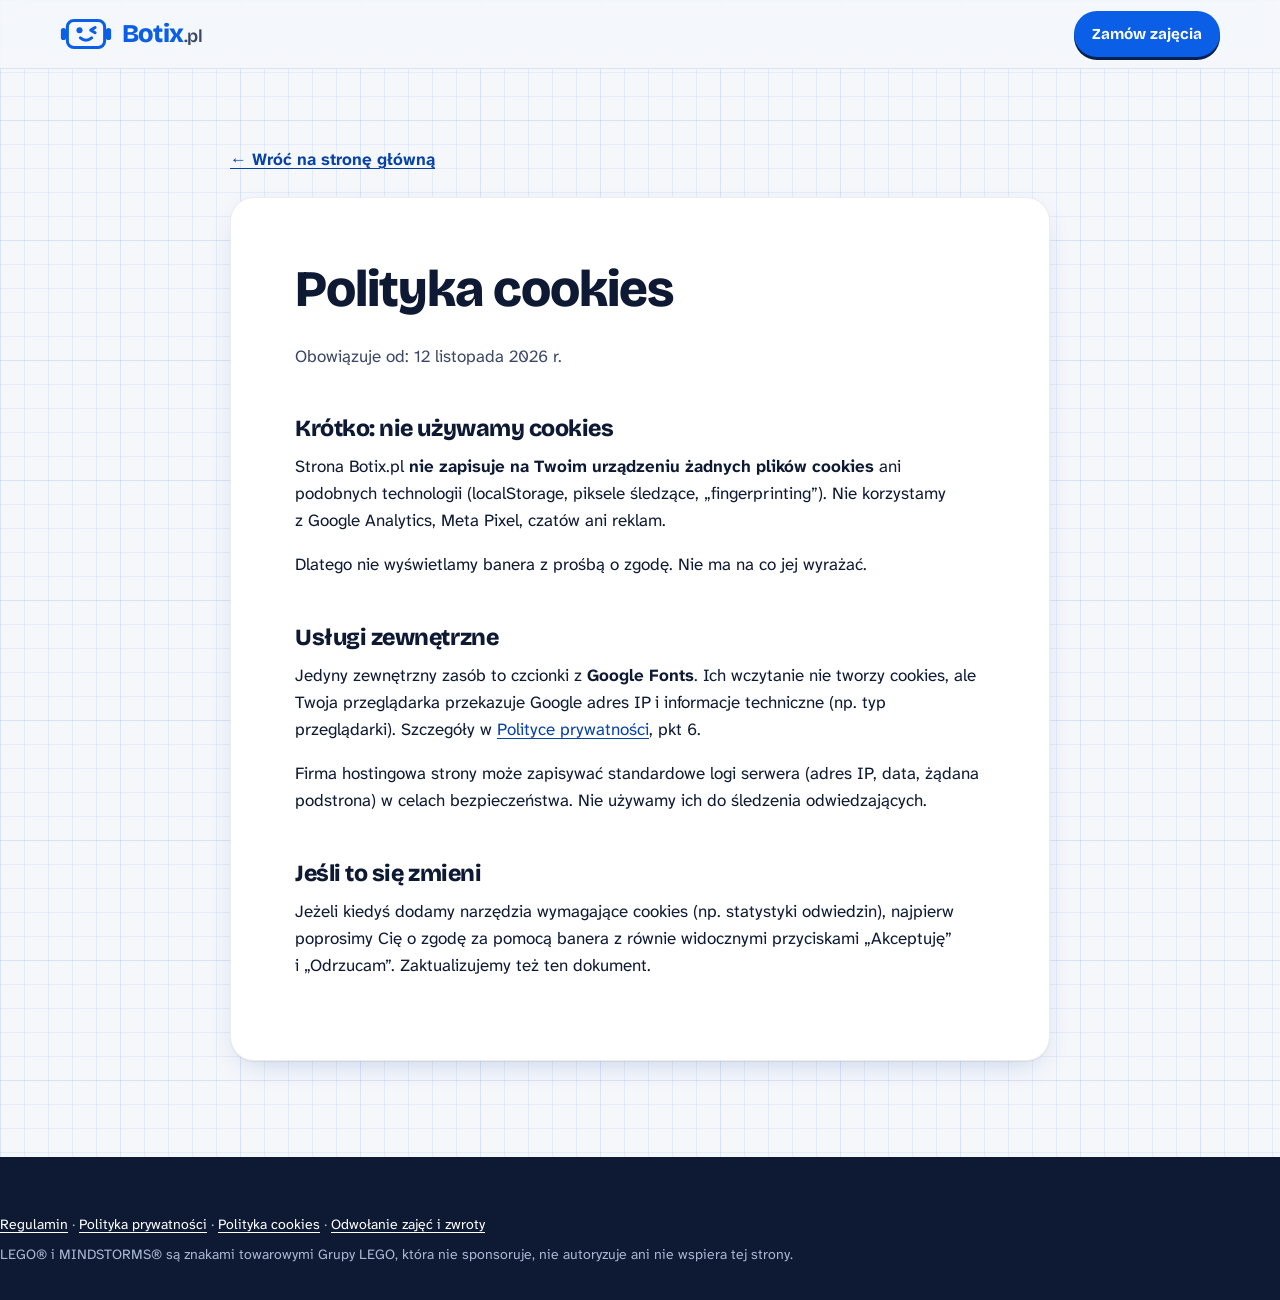
<file: polityka-cookies.html>
<!doctype html>
<html lang="pl">
<head>
  <meta charset="utf-8">
  <meta name="viewport" content="width=device-width, initial-scale=1">
  <title>Polityka cookies | Botix.pl</title>
  <meta name="description" content="Botix.pl nie używa plików cookies ani narzędzi śledzących.">
  <link rel="icon" href="assets/logo-znak.svg" type="image/svg+xml">
  <link rel="preconnect" href="https://fonts.googleapis.com">
  <link rel="preconnect" href="https://fonts.gstatic.com" crossorigin>
  <link href="https://fonts.googleapis.com/css2?family=Atkinson+Hyperlegible+Next:ital,wght@0,400;0,600;0,700;1,400&family=Bricolage+Grotesque:opsz,wght@12..96,500..800&family=Silkscreen&display=swap" rel="stylesheet">
  <link rel="stylesheet" href="styles.css">
</head>
<body>
  <a class="skip" href="#tresc">Przejdź do treści</a>
  <header class="site-header">
    <div class="wrap header-row">
      <a class="brand" href="index.html" aria-label="Botix.pl, strona główna">
        <img src="assets/logo-znak.svg" alt="" width="52" height="30">
        <span class="brand-name">Botix<span class="brand-tld">.pl</span></span>
      </a>
      <a class="btn btn-small" href="index.html#zapisy">Zamów zajęcia</a>
    </div>
  </header>

  <main id="tresc" class="doc">
    <div class="wrap narrow">
      <a class="back" href="index.html">← Wróć na stronę główną</a>
      <article class="doc-card">
        <h1>Polityka cookies</h1>
        <p class="meta">Obowiązuje od: <time datetime="2026-11-12">12 listopada 2026 r.</time></p>

        <h2>Krótko: nie używamy cookies</h2>
        <p>Strona Botix.pl <strong>nie zapisuje na Twoim urządzeniu żadnych plików cookies</strong> ani podobnych technologii (localStorage, piksele śledzące, „fingerprinting”). Nie korzystamy z&nbsp;Google Analytics, Meta Pixel, czatów ani reklam.</p>
        <p>Dlatego nie wyświetlamy banera z&nbsp;prośbą o&nbsp;zgodę. Nie ma na co jej wyrażać.</p>

        <h2>Usługi zewnętrzne</h2>
        <p>Jedyny zewnętrzny zasób to czcionki z&nbsp;<strong>Google Fonts</strong>. Ich wczytanie nie tworzy cookies, ale Twoja przeglądarka przekazuje Google adres IP i&nbsp;informacje techniczne (np. typ przeglądarki). Szczegóły w&nbsp;<a href="polityka-prywatnosci.html">Polityce prywatności</a>, pkt 6.</p>
        <p>Firma hostingowa strony może zapisywać standardowe logi serwera (adres IP, data, żądana podstrona) w&nbsp;celach bezpieczeństwa. Nie używamy ich do śledzenia odwiedzających.</p>

        <h2>Jeśli to się zmieni</h2>
        <p>Jeżeli kiedyś dodamy narzędzia wymagające cookies (np. statystyki odwiedzin), najpierw poprosimy Cię o&nbsp;zgodę za pomocą banera z&nbsp;równie widocznymi przyciskami „Akceptuję” i&nbsp;„Odrzucam”. Zaktualizujemy też ten dokument.</p>
      </article>
    </div>
  </main>

  <footer class="site-footer">
    <div class="wrap foot-legal" style="border:0;margin:0;padding:0">
      <p><a href="regulamin.html">Regulamin</a> · <a href="polityka-prywatnosci.html">Polityka prywatności</a> · <a href="polityka-cookies.html">Polityka cookies</a> · <a href="rezygnacja-i-zwroty.html">Odwołanie zajęć i&nbsp;zwroty</a></p>
      <p>LEGO® i&nbsp;MINDSTORMS® są znakami towarowymi Grupy LEGO, która nie sponsoruje, nie autoryzuje ani nie wspiera tej strony.</p>
    </div>
  </footer>
</body>
</html>
</file>
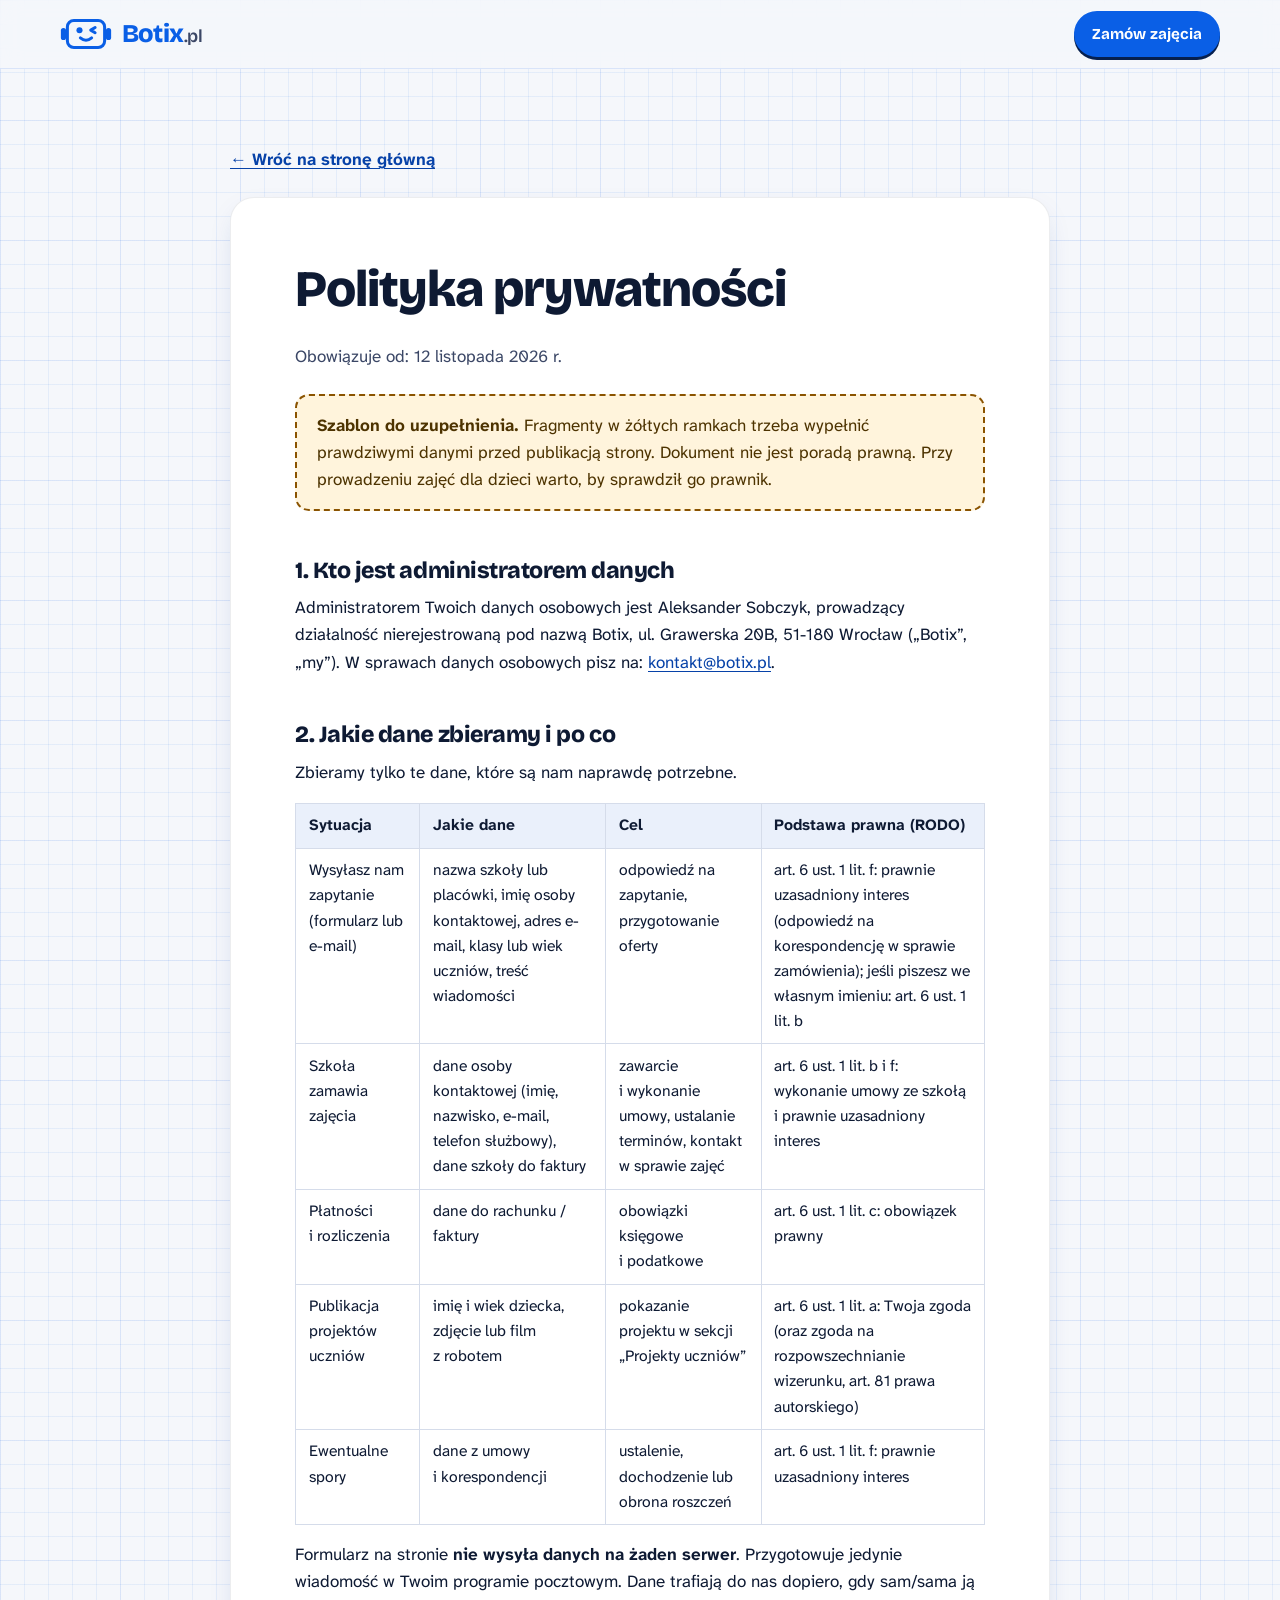
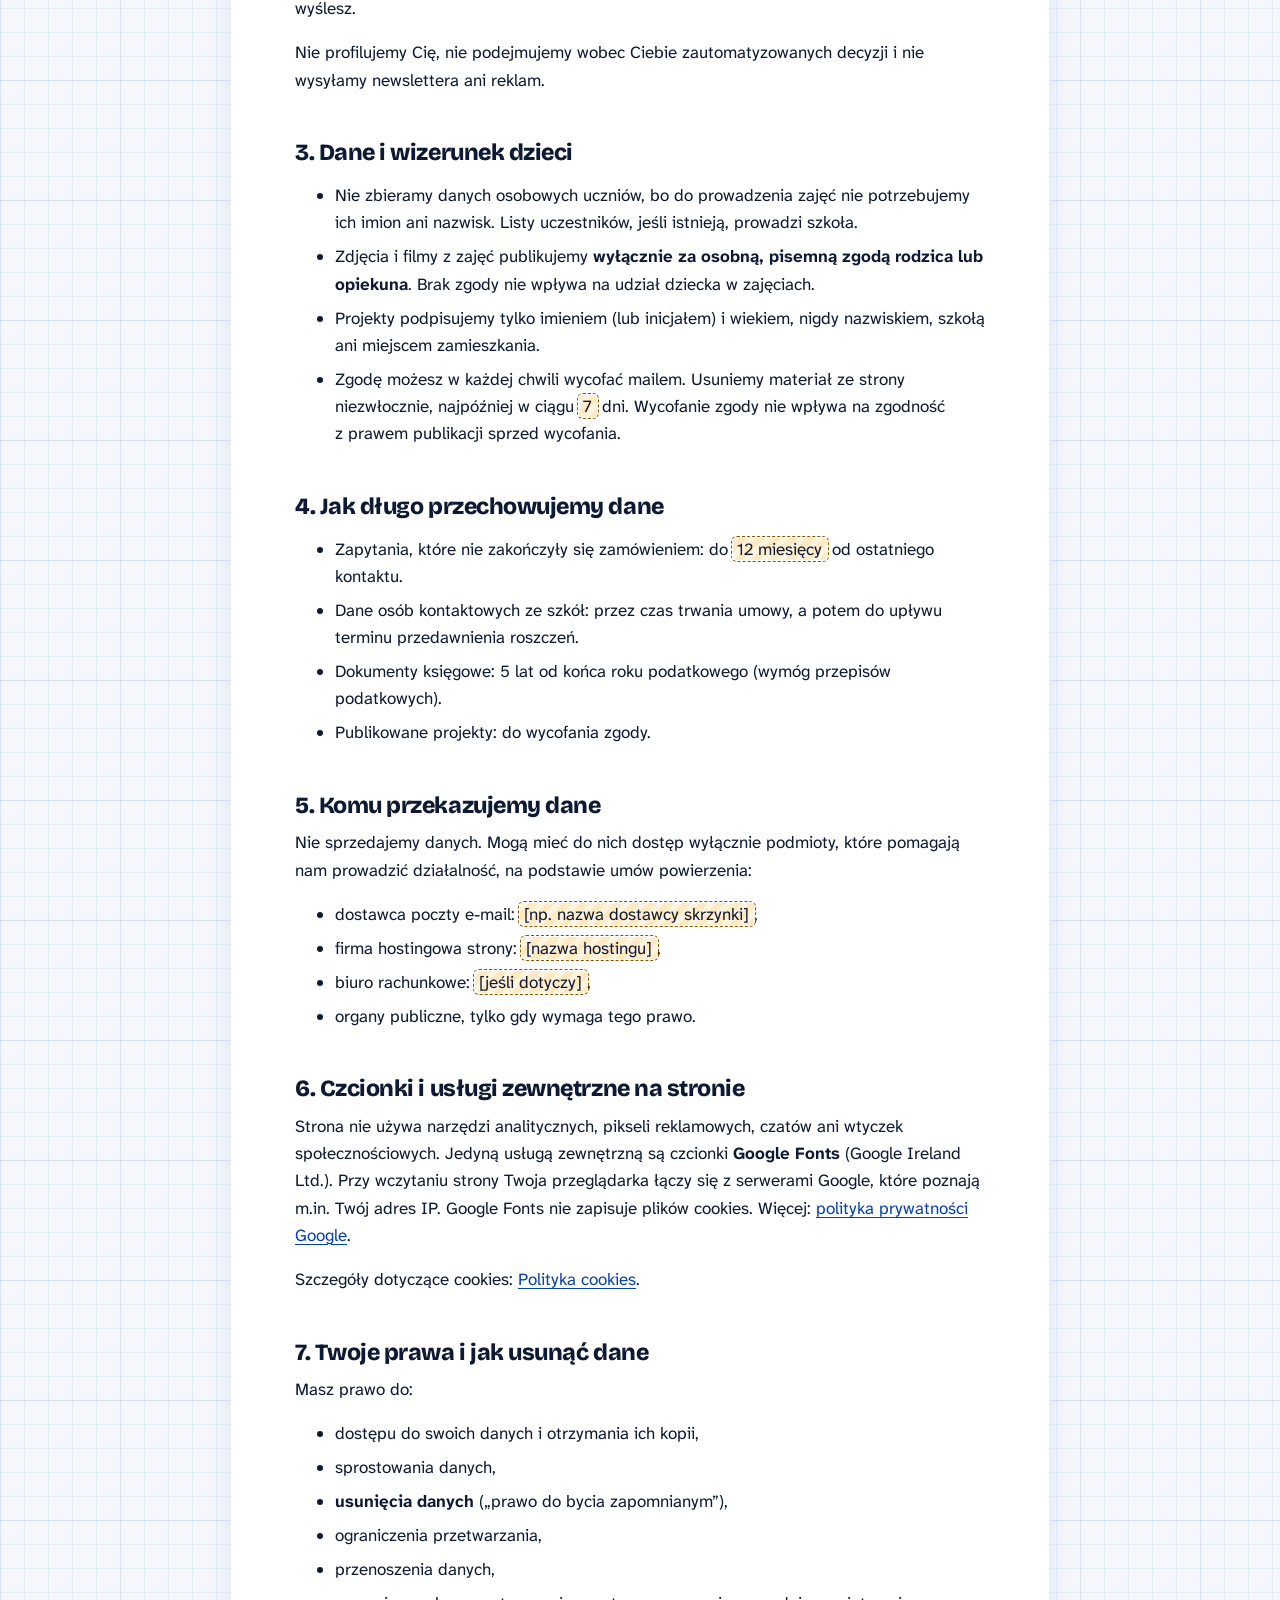
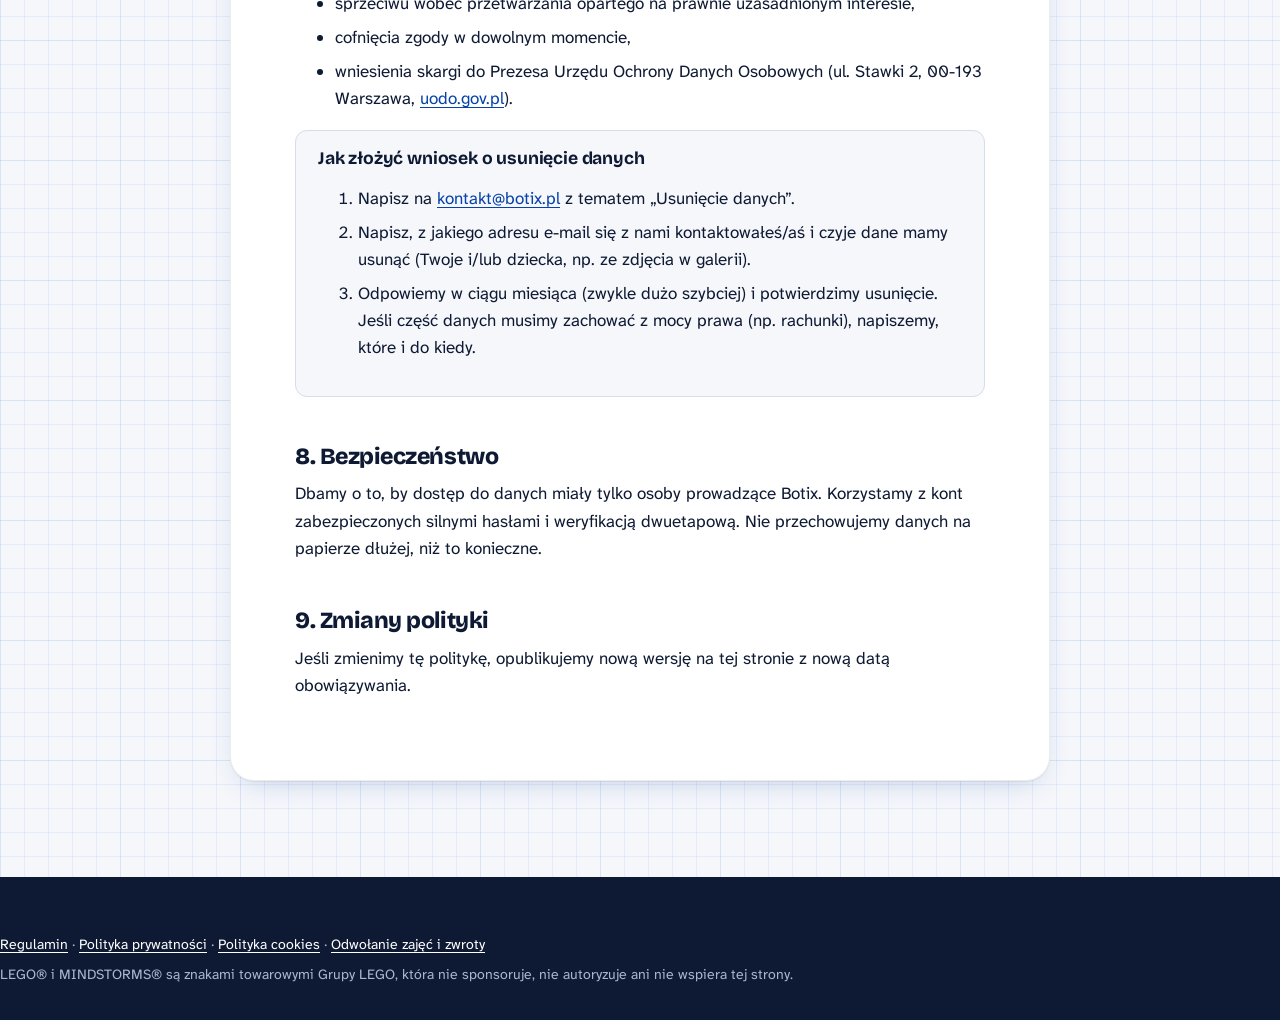
<file: polityka-prywatnosci.html>
<!doctype html>
<html lang="pl">
<head>
  <meta charset="utf-8">
  <meta name="viewport" content="width=device-width, initial-scale=1">
  <title>Polityka prywatności | Botix.pl</title>
  <meta name="description" content="Jakie dane zbiera Botix.pl, po co, jak długo je przechowujemy i jak możesz je usunąć.">
  <link rel="icon" href="assets/logo-znak.svg" type="image/svg+xml">
  <link rel="preconnect" href="https://fonts.googleapis.com">
  <link rel="preconnect" href="https://fonts.gstatic.com" crossorigin>
  <link href="https://fonts.googleapis.com/css2?family=Atkinson+Hyperlegible+Next:ital,wght@0,400;0,600;0,700;1,400&family=Bricolage+Grotesque:opsz,wght@12..96,500..800&family=Silkscreen&display=swap" rel="stylesheet">
  <link rel="stylesheet" href="styles.css">
</head>
<body>
  <a class="skip" href="#tresc">Przejdź do treści</a>
  <header class="site-header">
    <div class="wrap header-row">
      <a class="brand" href="index.html" aria-label="Botix.pl, strona główna">
        <img src="assets/logo-znak.svg" alt="" width="52" height="30">
        <span class="brand-name">Botix<span class="brand-tld">.pl</span></span>
      </a>
      <a class="btn btn-small" href="index.html#zapisy">Zamów zajęcia</a>
    </div>
  </header>

  <main id="tresc" class="doc">
    <div class="wrap narrow">
      <a class="back" href="index.html">← Wróć na stronę główną</a>
      <article class="doc-card">
        <h1>Polityka prywatności</h1>
        <p class="meta">Obowiązuje od: <time datetime="2026-11-12">12 listopada 2026 r.</time></p>

        <div class="warn" role="note">
          <strong>Szablon do uzupełnienia.</strong> Fragmenty w&nbsp;żółtych ramkach trzeba wypełnić prawdziwymi danymi przed publikacją strony. Dokument nie jest poradą prawną. Przy prowadzeniu zajęć dla dzieci warto, by sprawdził go prawnik.
        </div>

        <h2>1. Kto jest administratorem danych</h2>
        <p>Administratorem Twoich danych osobowych jest Aleksander Sobczyk, prowadzący działalność nierejestrowaną pod nazwą Botix, ul. Grawerska 20B, 51-180 Wrocław („Botix”, „my”). W&nbsp;sprawach danych osobowych pisz na: <a href="mailto:kontakt@botix.pl">kontakt@botix.pl</a>.</p>

        <h2>2. Jakie dane zbieramy i po co</h2>
        <p>Zbieramy tylko te dane, które są nam naprawdę potrzebne.</p>
        <table>
          <thead><tr><th>Sytuacja</th><th>Jakie dane</th><th>Cel</th><th>Podstawa prawna (RODO)</th></tr></thead>
          <tbody>
            <tr>
              <td>Wysyłasz nam zapytanie (formularz lub e-mail)</td>
              <td>nazwa szkoły lub placówki, imię osoby kontaktowej, adres e-mail, klasy lub wiek uczniów, treść wiadomości</td>
              <td>odpowiedź na zapytanie, przygotowanie oferty</td>
              <td>art. 6 ust. 1 lit. f: prawnie uzasadniony interes (odpowiedź na korespondencję w sprawie zamówienia); jeśli piszesz we własnym imieniu: art. 6 ust. 1 lit. b</td>
            </tr>
            <tr>
              <td>Szkoła zamawia zajęcia</td>
              <td>dane osoby kontaktowej (imię, nazwisko, e-mail, telefon służbowy), dane szkoły do faktury</td>
              <td>zawarcie i&nbsp;wykonanie umowy, ustalanie terminów, kontakt w&nbsp;sprawie zajęć</td>
              <td>art. 6 ust. 1 lit. b i&nbsp;f: wykonanie umowy ze szkołą i&nbsp;prawnie uzasadniony interes</td>
            </tr>
            <tr>
              <td>Płatności i&nbsp;rozliczenia</td>
              <td>dane do rachunku / faktury</td>
              <td>obowiązki księgowe i&nbsp;podatkowe</td>
              <td>art. 6 ust. 1 lit. c: obowiązek prawny</td>
            </tr>
            <tr>
              <td>Publikacja projektów uczniów</td>
              <td>imię i&nbsp;wiek dziecka, zdjęcie lub film z&nbsp;robotem</td>
              <td>pokazanie projektu w&nbsp;sekcji „Projekty uczniów”</td>
              <td>art. 6 ust. 1 lit. a: Twoja zgoda (oraz zgoda na rozpowszechnianie wizerunku, art. 81 prawa autorskiego)</td>
            </tr>
            <tr>
              <td>Ewentualne spory</td>
              <td>dane z&nbsp;umowy i&nbsp;korespondencji</td>
              <td>ustalenie, dochodzenie lub obrona roszczeń</td>
              <td>art. 6 ust. 1 lit. f: prawnie uzasadniony interes</td>
            </tr>
          </tbody>
        </table>
        <p>Formularz na stronie <strong>nie wysyła danych na żaden serwer</strong>. Przygotowuje jedynie wiadomość w&nbsp;Twoim programie pocztowym. Dane trafiają do nas dopiero, gdy sam/sama ją wyślesz.</p>
        <p>Nie profilujemy Cię, nie podejmujemy wobec Ciebie zautomatyzowanych decyzji i&nbsp;nie wysyłamy newslettera ani reklam.</p>

        <h2 id="wizerunek">3. Dane i wizerunek dzieci</h2>
        <ul>
          <li>Nie zbieramy danych osobowych uczniów, bo do prowadzenia zajęć nie potrzebujemy ich imion ani nazwisk. Listy uczestników, jeśli istnieją, prowadzi szkoła.</li>
          <li>Zdjęcia i&nbsp;filmy z&nbsp;zajęć publikujemy <strong>wyłącznie za osobną, pisemną zgodą rodzica lub opiekuna</strong>. Brak zgody nie wpływa na udział dziecka w&nbsp;zajęciach.</li>
          <li>Projekty podpisujemy tylko imieniem (lub inicjałem) i&nbsp;wiekiem, nigdy nazwiskiem, szkołą ani miejscem zamieszkania.</li>
          <li>Zgodę możesz w&nbsp;każdej chwili wycofać mailem. Usuniemy materiał ze strony niezwłocznie, najpóźniej w&nbsp;ciągu <span class="todo">7</span> dni. Wycofanie zgody nie wpływa na zgodność z&nbsp;prawem publikacji sprzed wycofania.</li>
        </ul>

        <h2>4. Jak długo przechowujemy dane</h2>
        <ul>
          <li>Zapytania, które nie zakończyły się zamówieniem: do <span class="todo">12 miesięcy</span> od ostatniego kontaktu.</li>
          <li>Dane osób kontaktowych ze szkół: przez czas trwania umowy, a&nbsp;potem do upływu terminu przedawnienia roszczeń.</li>
          <li>Dokumenty księgowe: 5 lat od końca roku podatkowego (wymóg przepisów podatkowych).</li>
          <li>Publikowane projekty: do wycofania zgody.</li>
        </ul>

        <h2>5. Komu przekazujemy dane</h2>
        <p>Nie sprzedajemy danych. Mogą mieć do nich dostęp wyłącznie podmioty, które pomagają nam prowadzić działalność, na podstawie umów powierzenia:</p>
        <ul>
          <li>dostawca poczty e-mail: <span class="todo">[np. nazwa dostawcy skrzynki]</span>,</li>
          <li>firma hostingowa strony: <span class="todo">[nazwa hostingu]</span>,</li>
          <li>biuro rachunkowe: <span class="todo">[jeśli dotyczy]</span>,</li>
          <li>organy publiczne, tylko gdy wymaga tego prawo.</li>
        </ul>

        <h2>6. Czcionki i usługi zewnętrzne na stronie</h2>
        <p>Strona nie używa narzędzi analitycznych, pikseli reklamowych, czatów ani wtyczek społecznościowych. Jedyną usługą zewnętrzną są czcionki <strong>Google Fonts</strong> (Google Ireland Ltd.). Przy wczytaniu strony Twoja przeglądarka łączy się z&nbsp;serwerami Google, które poznają m.in. Twój adres IP. Google Fonts nie zapisuje plików cookies. Więcej: <a href="https://policies.google.com/privacy?hl=pl" rel="noopener">polityka prywatności Google</a>.</p>
        <p>Szczegóły dotyczące cookies: <a href="polityka-cookies.html">Polityka cookies</a>.</p>

        <h2 id="prawa">7. Twoje prawa i jak usunąć dane</h2>
        <p>Masz prawo do:</p>
        <ul>
          <li>dostępu do swoich danych i&nbsp;otrzymania ich kopii,</li>
          <li>sprostowania danych,</li>
          <li><strong>usunięcia danych</strong> („prawo do bycia zapomnianym”),</li>
          <li>ograniczenia przetwarzania,</li>
          <li>przenoszenia danych,</li>
          <li>sprzeciwu wobec przetwarzania opartego na prawnie uzasadnionym interesie,</li>
          <li>cofnięcia zgody w&nbsp;dowolnym momencie,</li>
          <li>wniesienia skargi do Prezesa Urzędu Ochrony Danych Osobowych (ul. Stawki 2, 00-193 Warszawa, <a href="https://uodo.gov.pl" rel="noopener">uodo.gov.pl</a>).</li>
        </ul>
        <div class="form-wzor">
          <h3 style="margin-top:0">Jak złożyć wniosek o usunięcie danych</h3>
          <ol>
            <li>Napisz na <a href="mailto:kontakt@botix.pl?subject=Usuni%C4%99cie%20danych">kontakt@botix.pl</a> z&nbsp;tematem „Usunięcie danych”.</li>
            <li>Napisz, z&nbsp;jakiego adresu e-mail się z&nbsp;nami kontaktowałeś/aś i&nbsp;czyje dane mamy usunąć (Twoje i/lub dziecka, np. ze zdjęcia w galerii).</li>
            <li>Odpowiemy w&nbsp;ciągu miesiąca (zwykle dużo szybciej) i&nbsp;potwierdzimy usunięcie. Jeśli część danych musimy zachować z&nbsp;mocy prawa (np. rachunki), napiszemy, które i&nbsp;do kiedy.</li>
          </ol>
        </div>

        <h2>8. Bezpieczeństwo</h2>
        <p>Dbamy o&nbsp;to, by dostęp do danych miały tylko osoby prowadzące Botix. Korzystamy z&nbsp;kont zabezpieczonych silnymi hasłami i&nbsp;weryfikacją dwuetapową. Nie przechowujemy danych na papierze dłużej, niż to konieczne.</p>

        <h2>9. Zmiany polityki</h2>
        <p>Jeśli zmienimy tę politykę, opublikujemy nową wersję na tej stronie z&nbsp;nową datą obowiązywania.</p>
      </article>
    </div>
  </main>

  <footer class="site-footer">
    <div class="wrap foot-legal" style="border:0;margin:0;padding:0">
      <p><a href="regulamin.html">Regulamin</a> · <a href="polityka-prywatnosci.html">Polityka prywatności</a> · <a href="polityka-cookies.html">Polityka cookies</a> · <a href="rezygnacja-i-zwroty.html">Odwołanie zajęć i&nbsp;zwroty</a></p>
      <p>LEGO® i&nbsp;MINDSTORMS® są znakami towarowymi Grupy LEGO, która nie sponsoruje, nie autoryzuje ani nie wspiera tej strony.</p>
    </div>
  </footer>
</body>
</html>
</file>
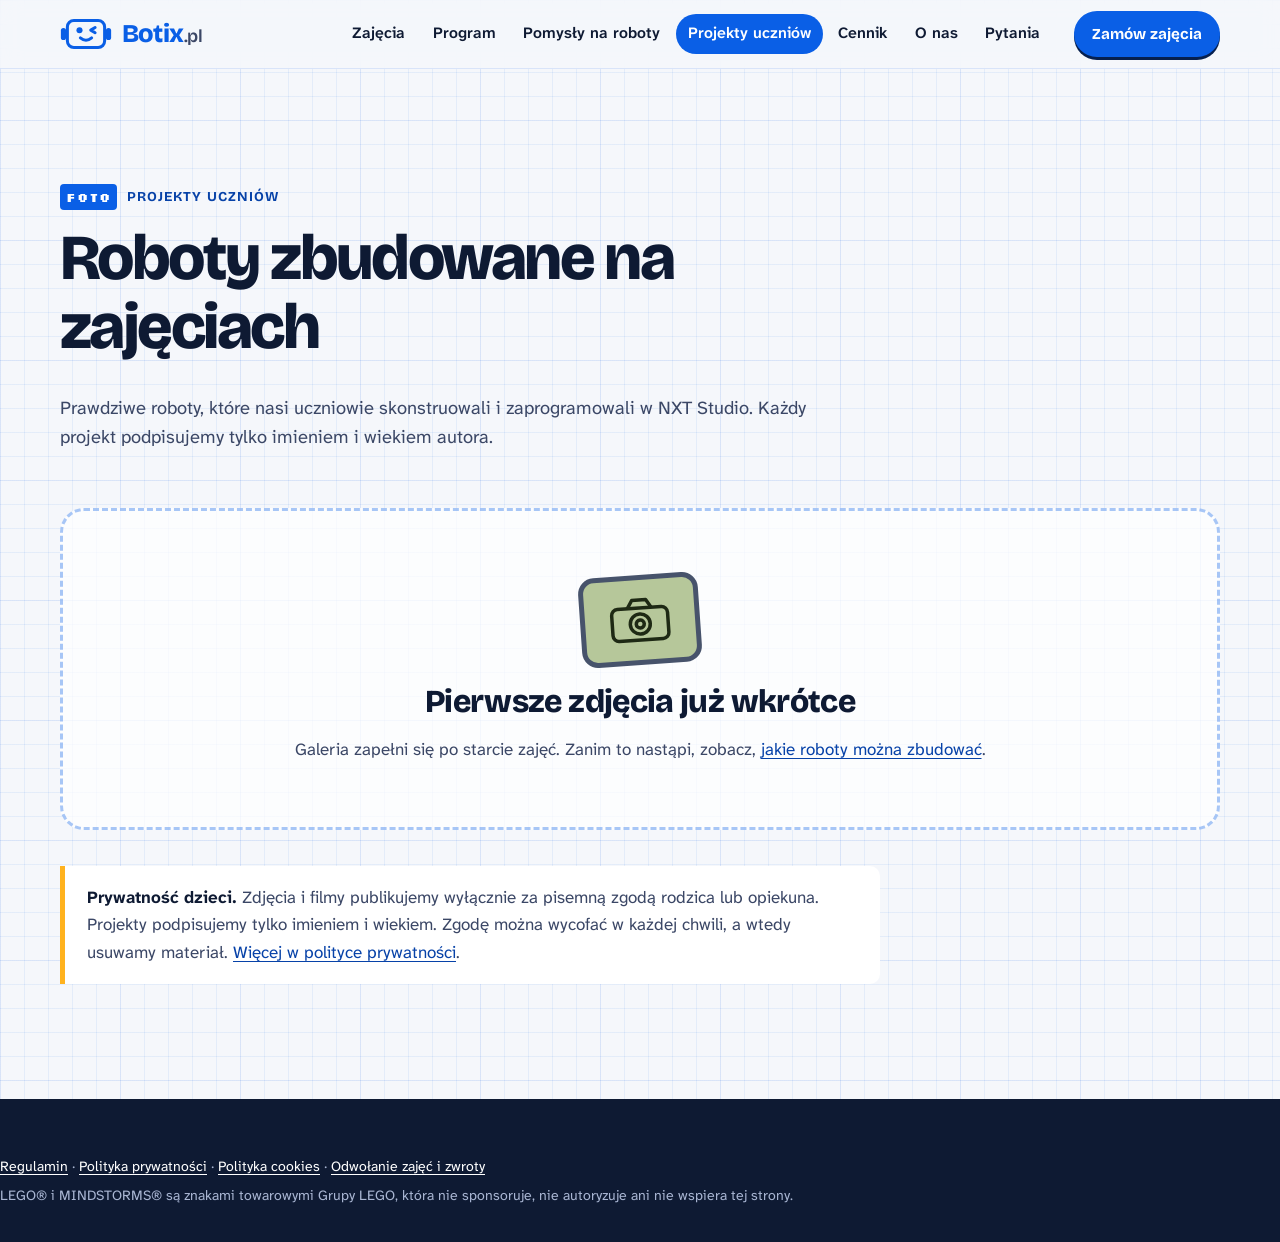
<file: projekty.html>
<!doctype html>
<html lang="pl">
<head>
  <meta charset="utf-8">
  <meta name="viewport" content="width=device-width, initial-scale=1">
  <title>Projekty uczniów | Botix.pl</title>
  <meta name="description" content="Zdjęcia robotów zbudowanych i zaprogramowanych przez uczniów na zajęciach Botix.">
  <meta name="theme-color" content="#0A5FE6">
  <link rel="icon" href="assets/logo-znak.svg" type="image/svg+xml">
  <link rel="preconnect" href="https://fonts.googleapis.com">
  <link rel="preconnect" href="https://fonts.gstatic.com" crossorigin>
  <link href="https://fonts.googleapis.com/css2?family=Atkinson+Hyperlegible+Next:ital,wght@0,400;0,600;0,700;1,400&family=Bricolage+Grotesque:opsz,wght@12..96,500..800&family=Silkscreen&display=swap" rel="stylesheet">
  <link rel="stylesheet" href="styles.css">
</head>
<body>
  <a class="skip" href="#tresc">Przejdź do treści</a>

  <header class="site-header">
    <div class="wrap header-row">
      <a class="brand" href="index.html" aria-label="Botix.pl, strona główna">
        <img src="assets/logo-znak.svg" alt="" width="52" height="30">
        <span class="brand-name">Botix<span class="brand-tld">.pl</span></span>
      </a>
      <button class="nav-toggle" type="button" aria-expanded="false" aria-controls="menu">
        <span class="nav-toggle-bars" aria-hidden="true"></span>
        <span class="sr-only">Menu</span>
      </button>
      <nav id="menu" class="nav" aria-label="Główna nawigacja">
        <ul>
          <li><a href="index.html#zajecia">Zajęcia</a></li>
          <li><a href="index.html#program">Program</a></li>
          <li><a href="index.html#pomysly">Pomysły na roboty</a></li>
          <li><a href="projekty.html" aria-current="page">Projekty uczniów</a></li>
          <li><a href="index.html#cennik">Cennik</a></li>
          <li><a href="index.html#o-nas">O nas</a></li>
          <li><a href="index.html#faq">Pytania</a></li>
        </ul>
        <a class="btn btn-small" href="index.html#zapisy">Zamów zajęcia</a>
      </nav>
    </div>
  </header>

  <main id="tresc" tabindex="-1">
    <section class="section gallery-page" aria-labelledby="gal-title">
      <div class="wrap">
        <header class="sec-head">
          <p class="kicker reveal" style="--d:0"><span class="pix">FOTO</span> Projekty uczniów</p>
          <h1 id="gal-title" class="gal-title reveal" style="--d:1">Roboty zbudowane na zajęciach</h1>
          <p class="sec-lead reveal" style="--d:2">
            Prawdziwe roboty, które nasi uczniowie skonstruowali i&nbsp;zaprogramowali w&nbsp;NXT Studio. Każdy projekt podpisujemy tylko imieniem i&nbsp;wiekiem autora.
          </p>
        </header>

        <!--
          JAK DODAĆ ZDJĘCIE PROJEKTU:
          1. Wrzuć zdjęcie do folderu assets/projekty/ (najlepiej .jpg, ok. 1200 px szerokości).
          2. Skopiuj blok <li class="shot"> poniżej do listy .gallery i zmień treść.
          3. Gdy dodasz pierwsze zdjęcie, usuń blok <li class="gallery-empty">.
          Publikuj WYŁĄCZNIE za pisemną zgodą rodzica; podpisuj tylko imieniem (lub inicjałem) i wiekiem.

          <li class="shot">
            <figure>
              <img src="assets/projekty/nazwa.jpg" alt="Co widać na zdjęciu, np. niebieski robot na dwóch kołach balansuje na stole" loading="lazy">
              <figcaption>
                <h2>Nazwa robota</h2>
                <p class="by">Ola, 11 lat</p>
                <p>Krótki opis: co robi robot i co było najtrudniejsze.</p>
              </figcaption>
            </figure>
          </li>
        -->

        <ul class="gallery">
          <li class="gallery-empty reveal" style="--d:3">
            <div class="cam" aria-hidden="true">
              <svg viewBox="0 0 64 48"><rect x="4" y="12" width="56" height="32" rx="6"/><path d="M20 12 l5 -8 h14 l5 8"/><circle cx="32" cy="28" r="10"/><circle cx="32" cy="28" r="4"/></svg>
            </div>
            <h2>Pierwsze zdjęcia już wkrótce</h2>
            <p>Galeria zapełni się po starcie zajęć. Zanim to nastąpi, zobacz, <a href="index.html#pomysly">jakie roboty można zbudować</a>.</p>
          </li>
        </ul>

        <p class="note">
          <strong>Prywatność dzieci.</strong> Zdjęcia i&nbsp;filmy publikujemy wyłącznie za pisemną zgodą rodzica lub opiekuna. Projekty podpisujemy tylko imieniem i&nbsp;wiekiem. Zgodę można wycofać w&nbsp;każdej chwili, a&nbsp;wtedy usuwamy materiał.
          <a href="polityka-prywatnosci.html#wizerunek">Więcej w&nbsp;polityce prywatności</a>.
        </p>
      </div>
    </section>
  </main>

  <footer class="site-footer">
    <div class="wrap foot-legal" style="border:0;margin:0;padding:0">
      <p><a href="regulamin.html">Regulamin</a> · <a href="polityka-prywatnosci.html">Polityka prywatności</a> · <a href="polityka-cookies.html">Polityka cookies</a> · <a href="rezygnacja-i-zwroty.html">Odwołanie zajęć i&nbsp;zwroty</a></p>
      <p>LEGO® i&nbsp;MINDSTORMS® są znakami towarowymi Grupy LEGO, która nie sponsoruje, nie autoryzuje ani nie wspiera tej strony.</p>
    </div>
  </footer>

  <script src="script.js" defer></script>
</body>
</html>
</file>
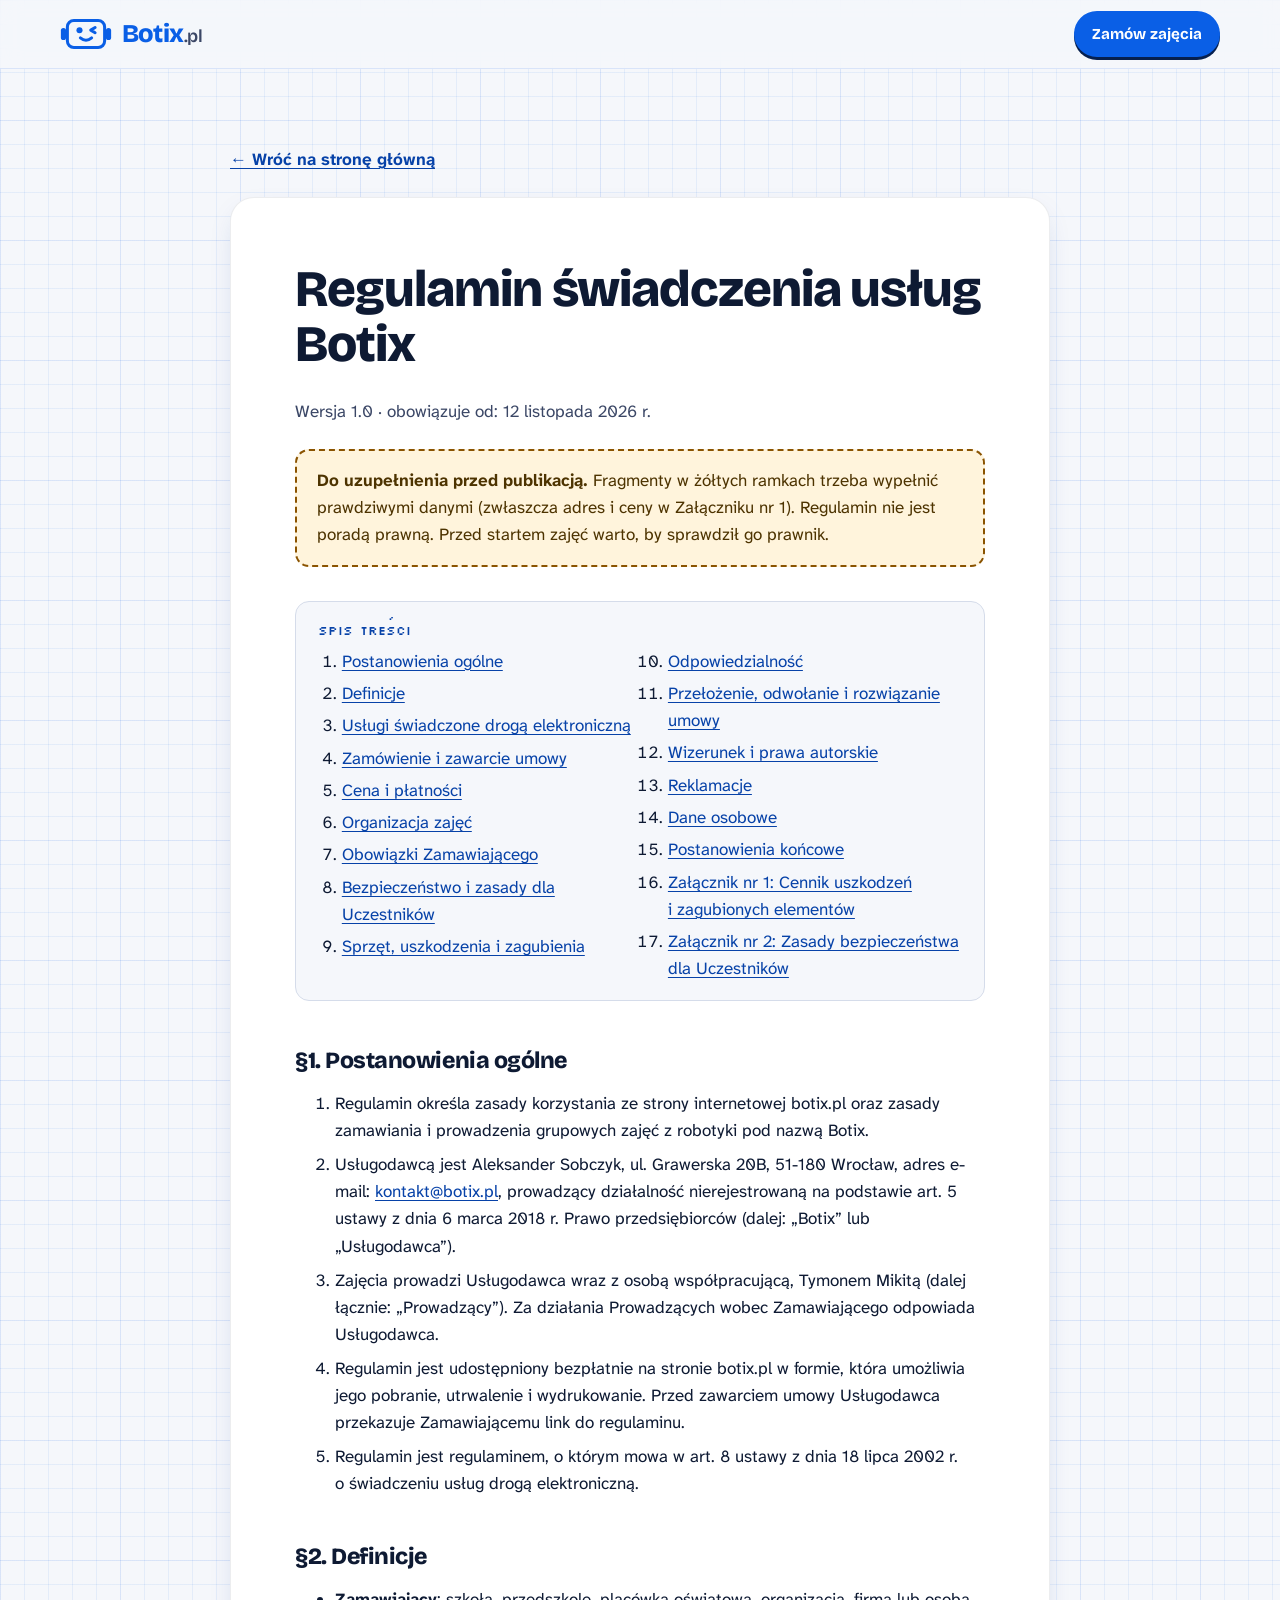
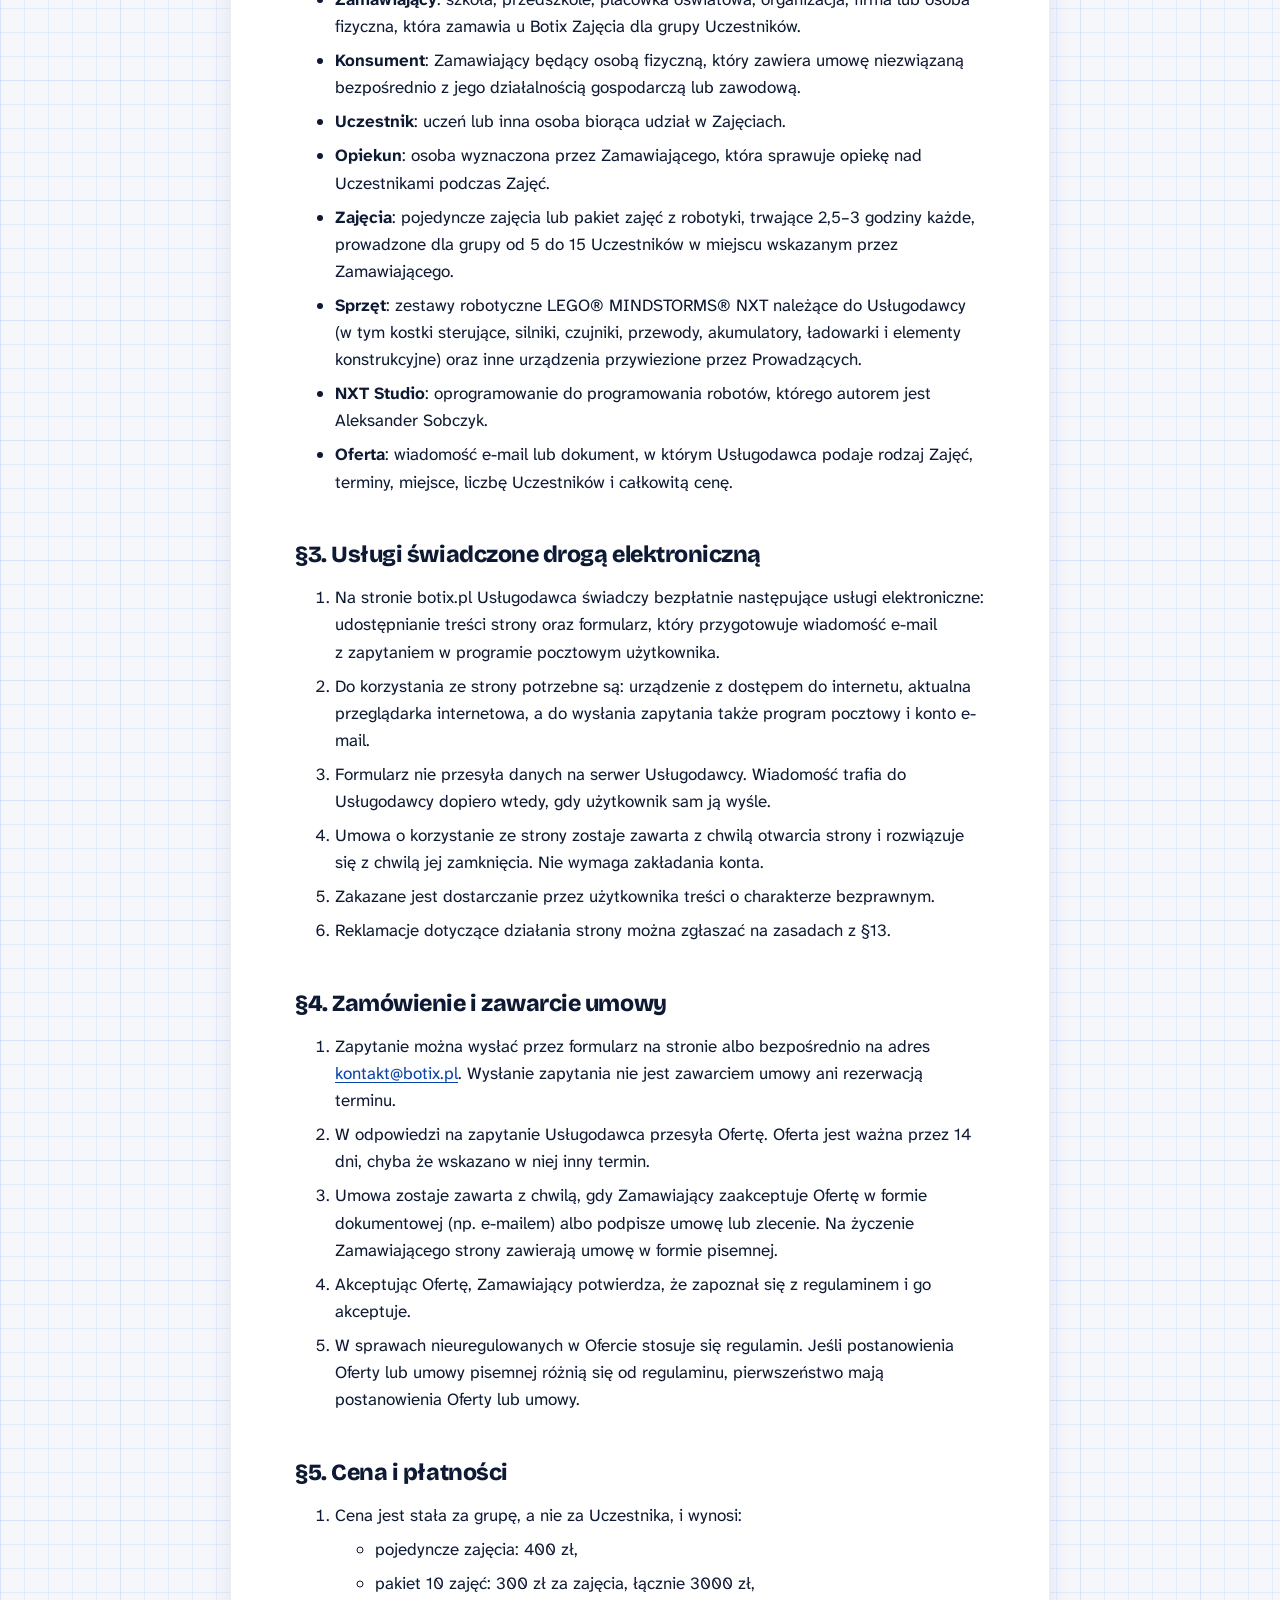
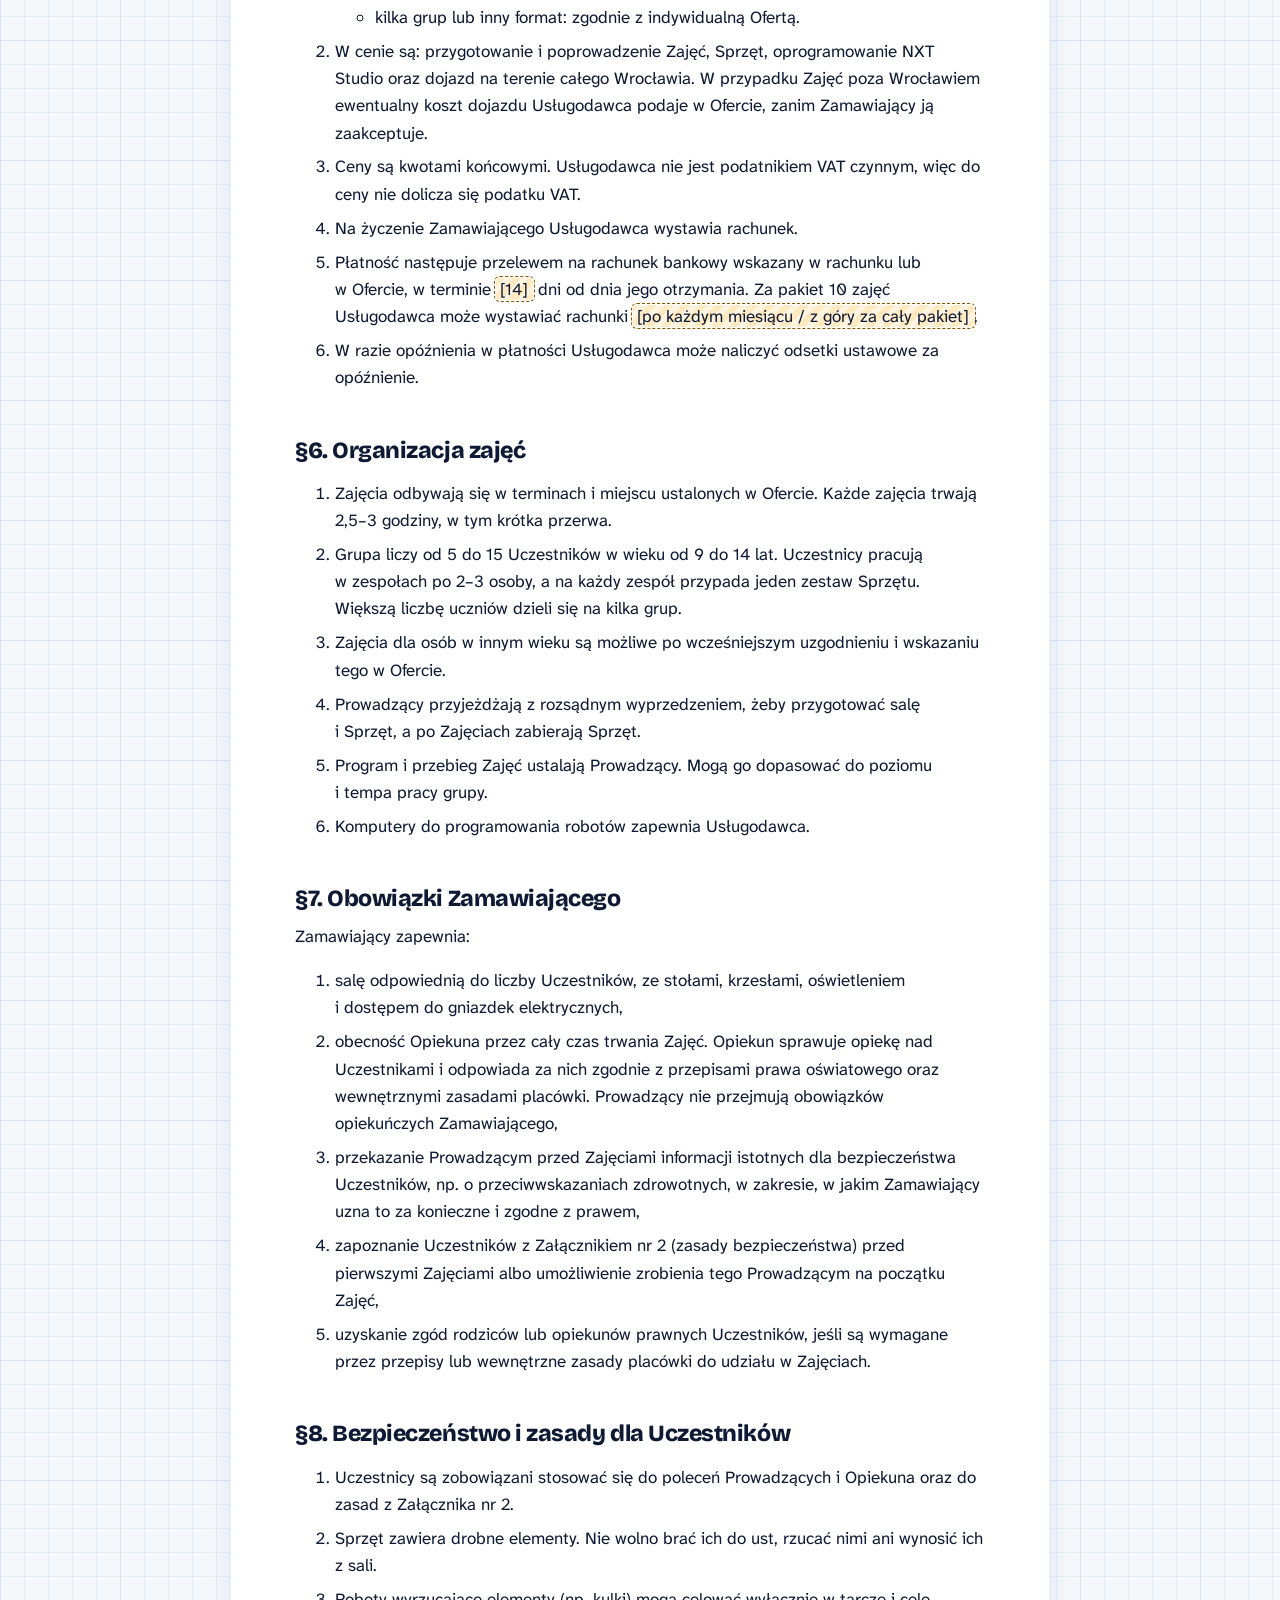
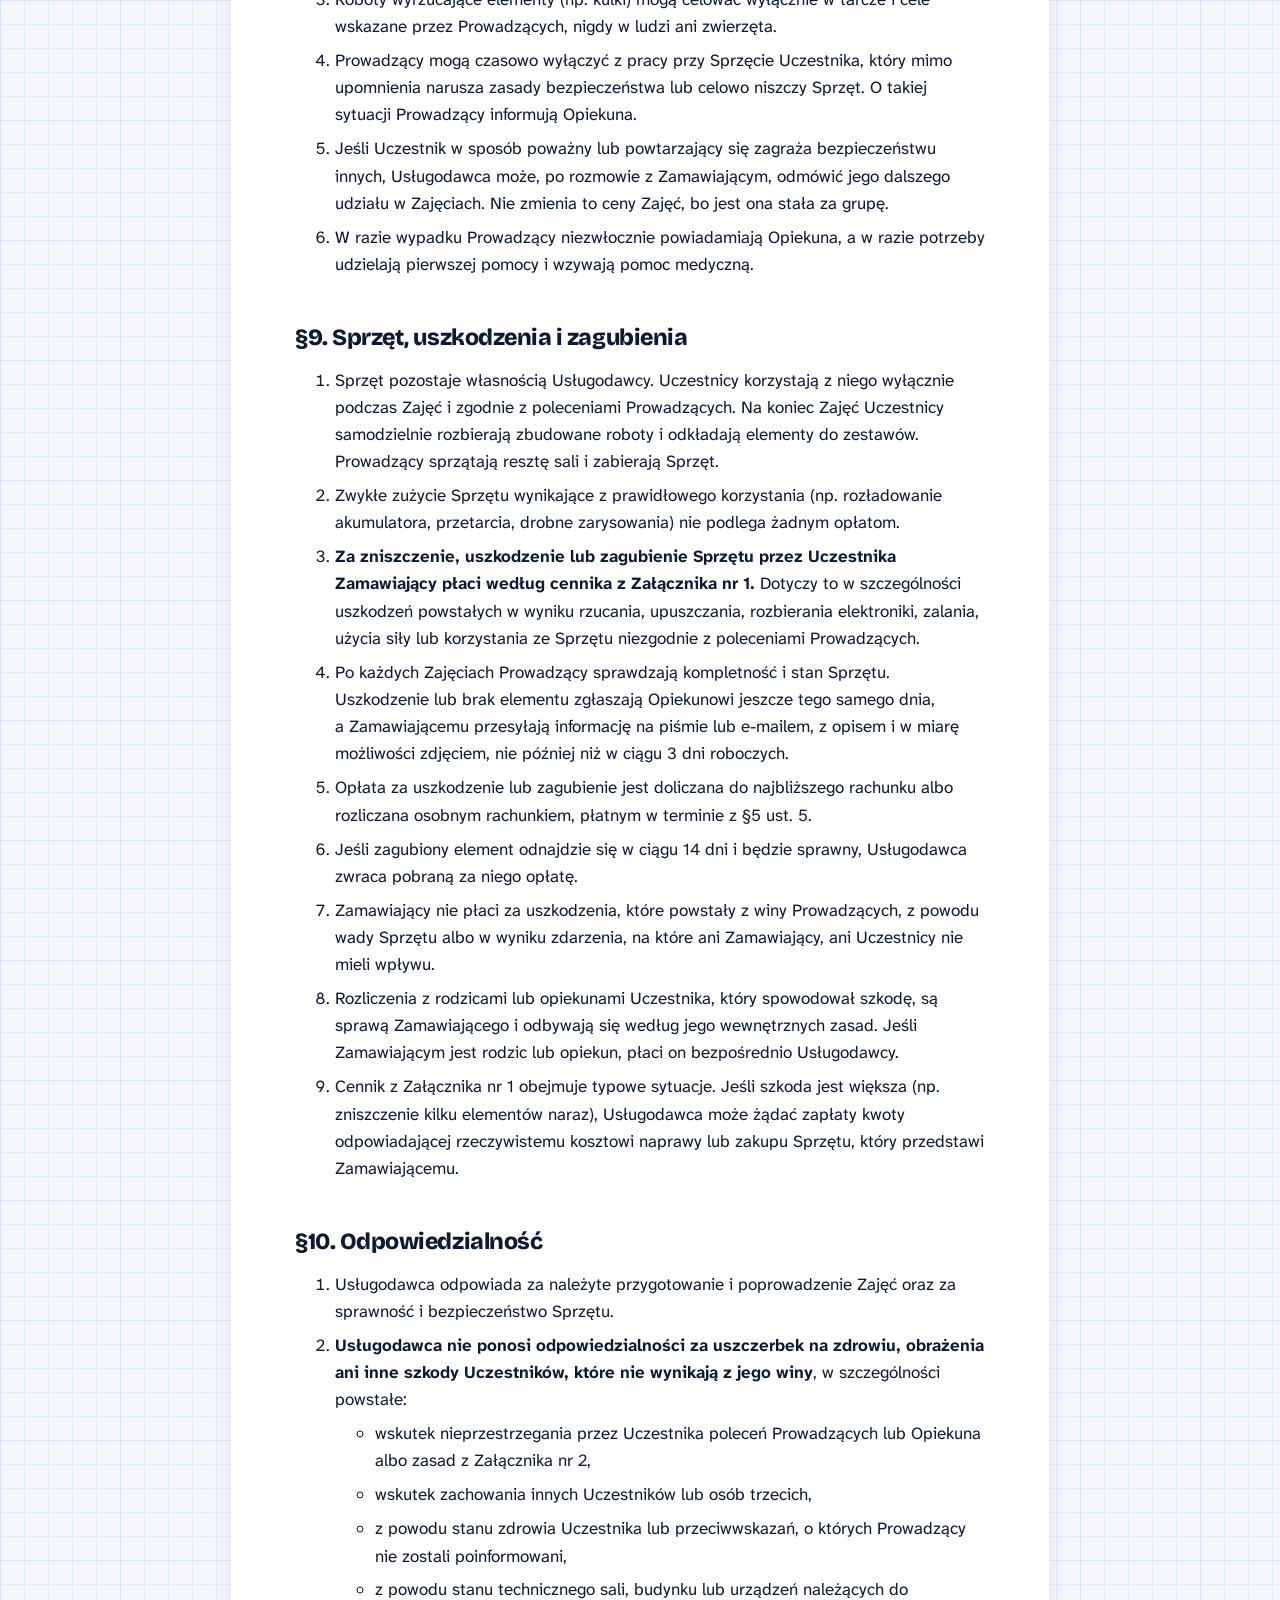
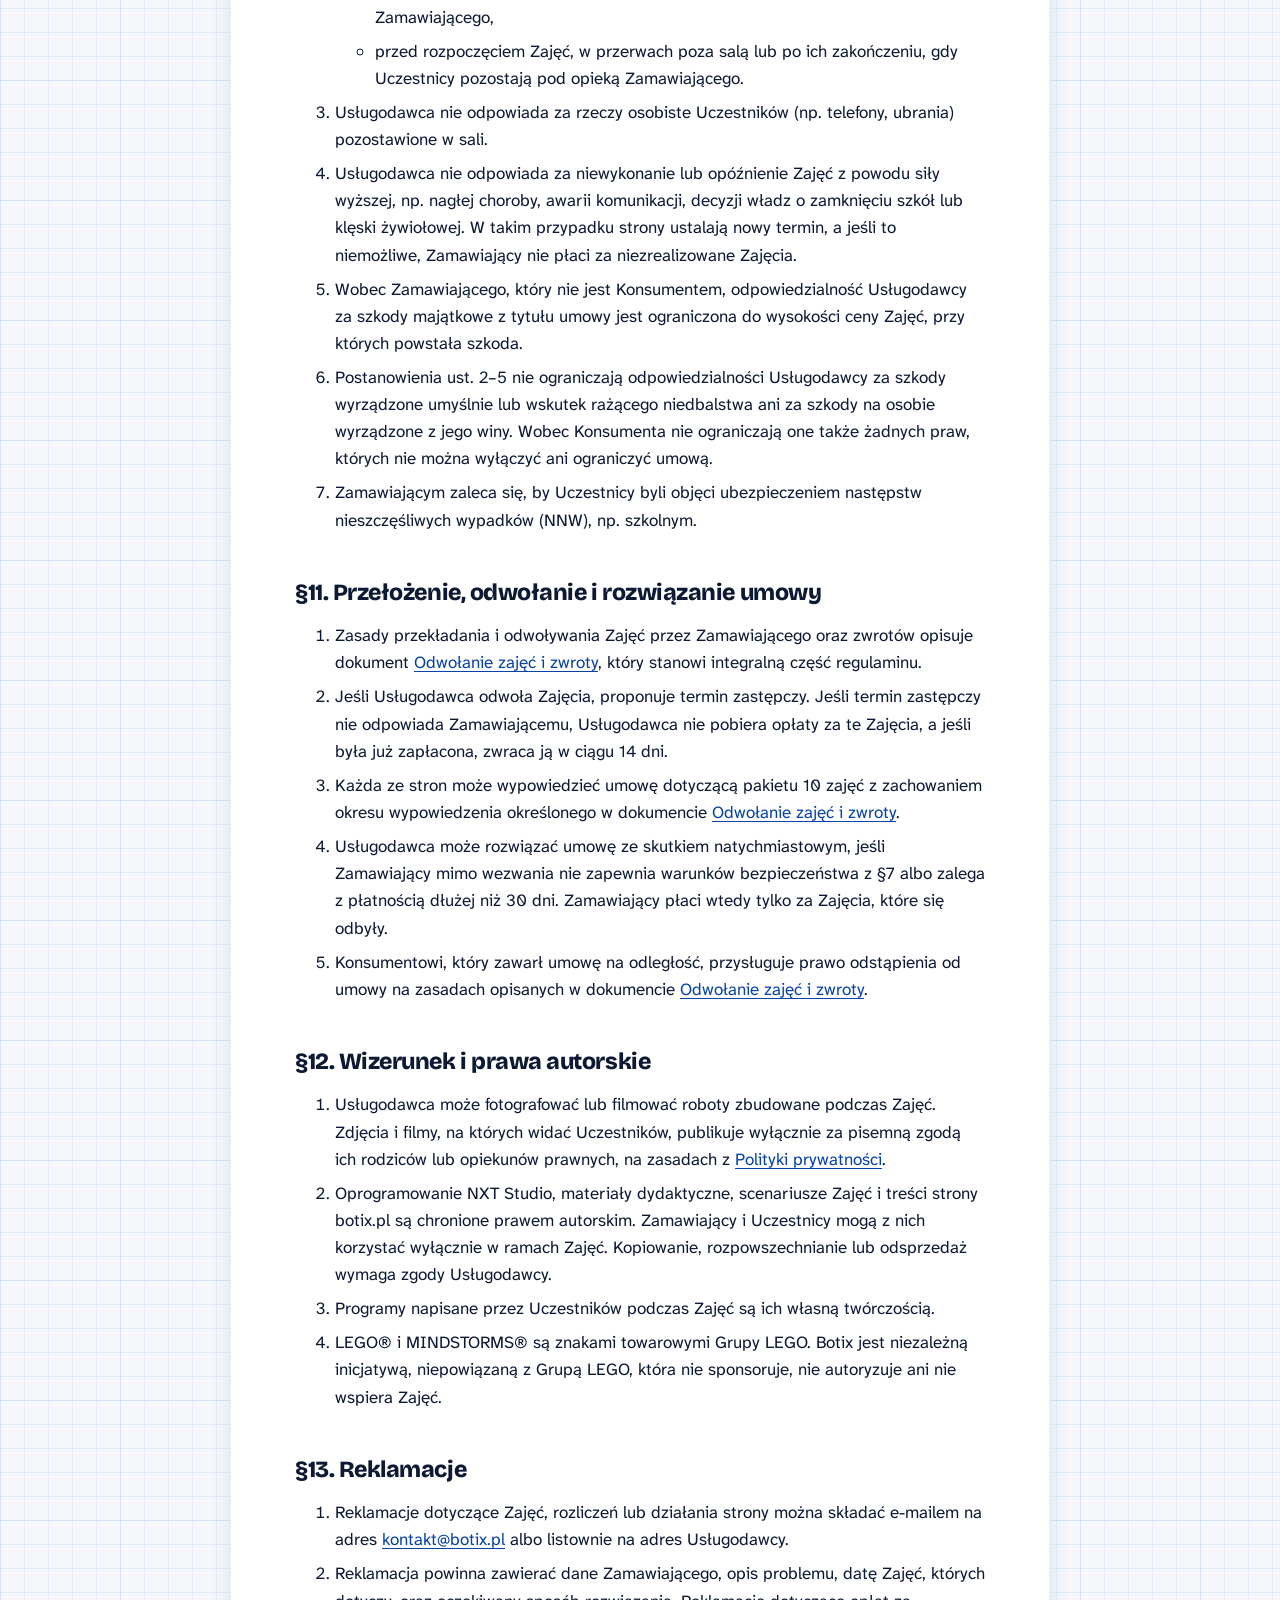
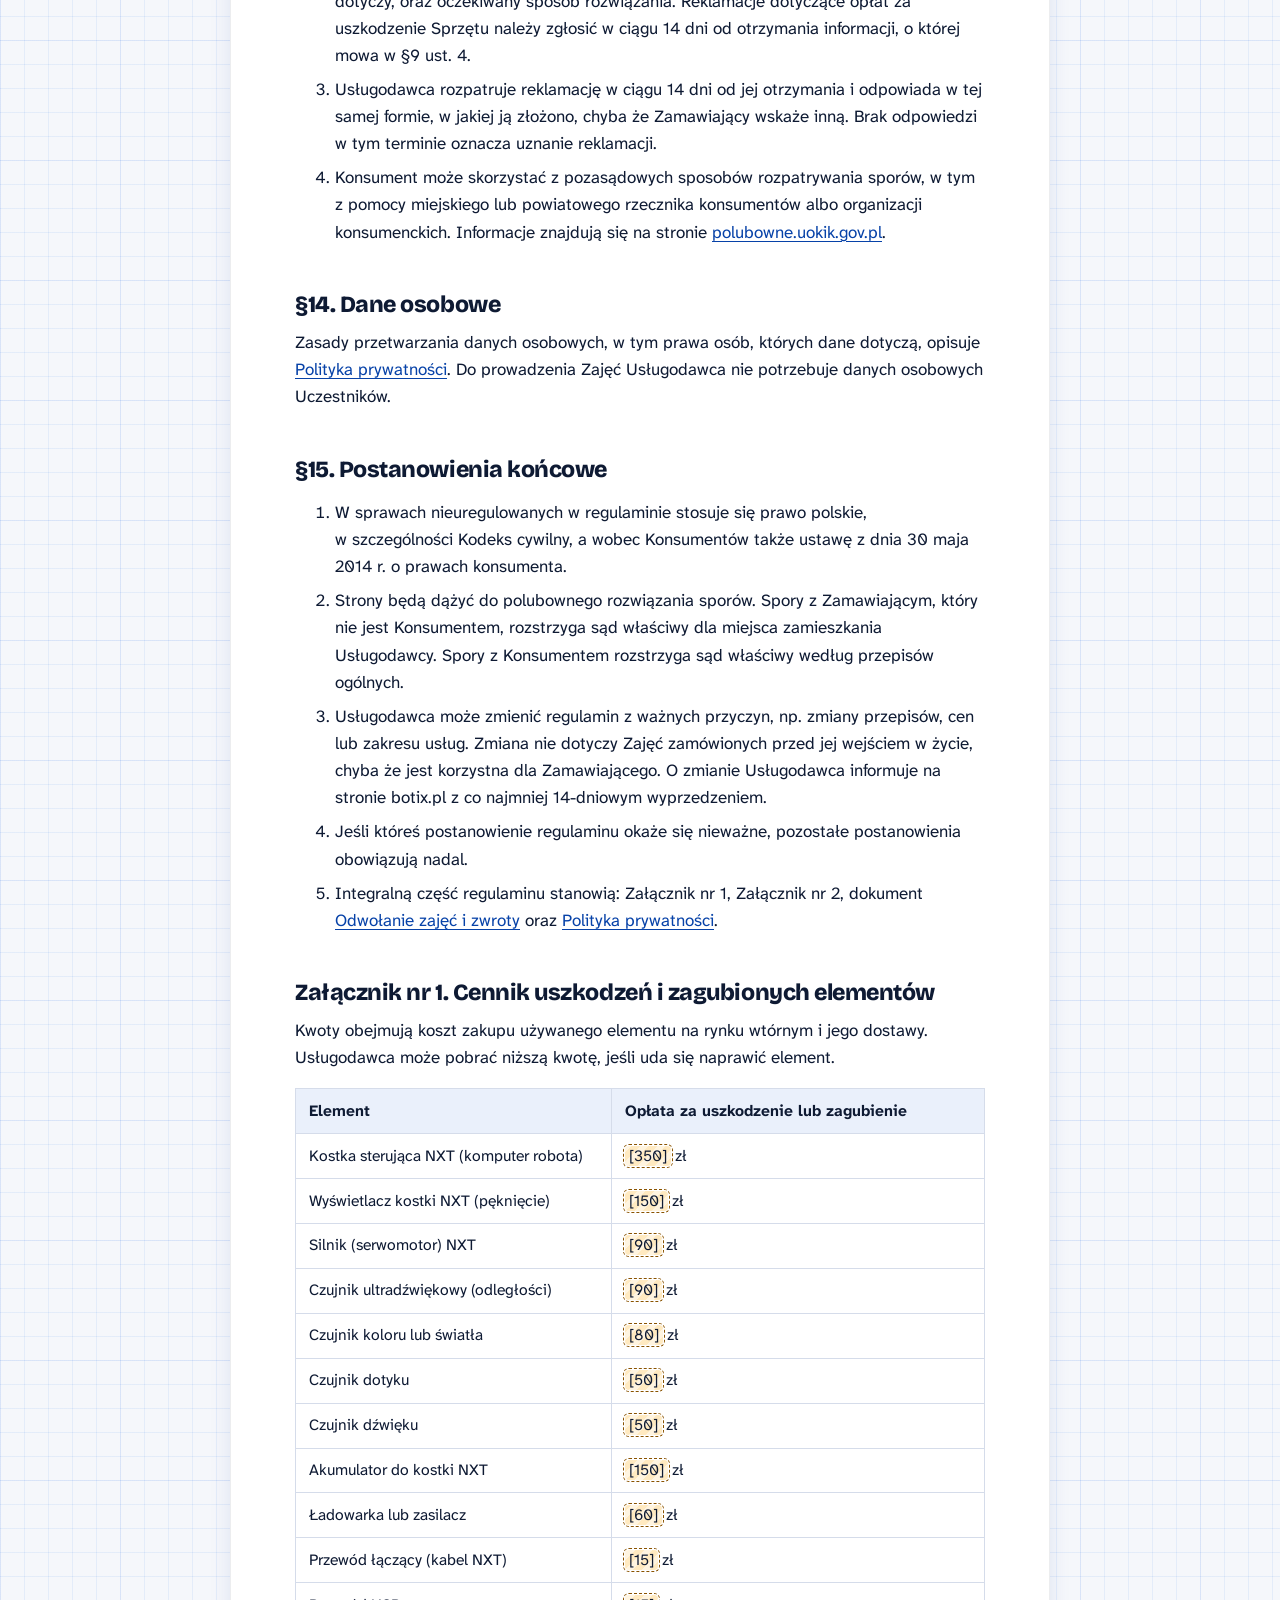
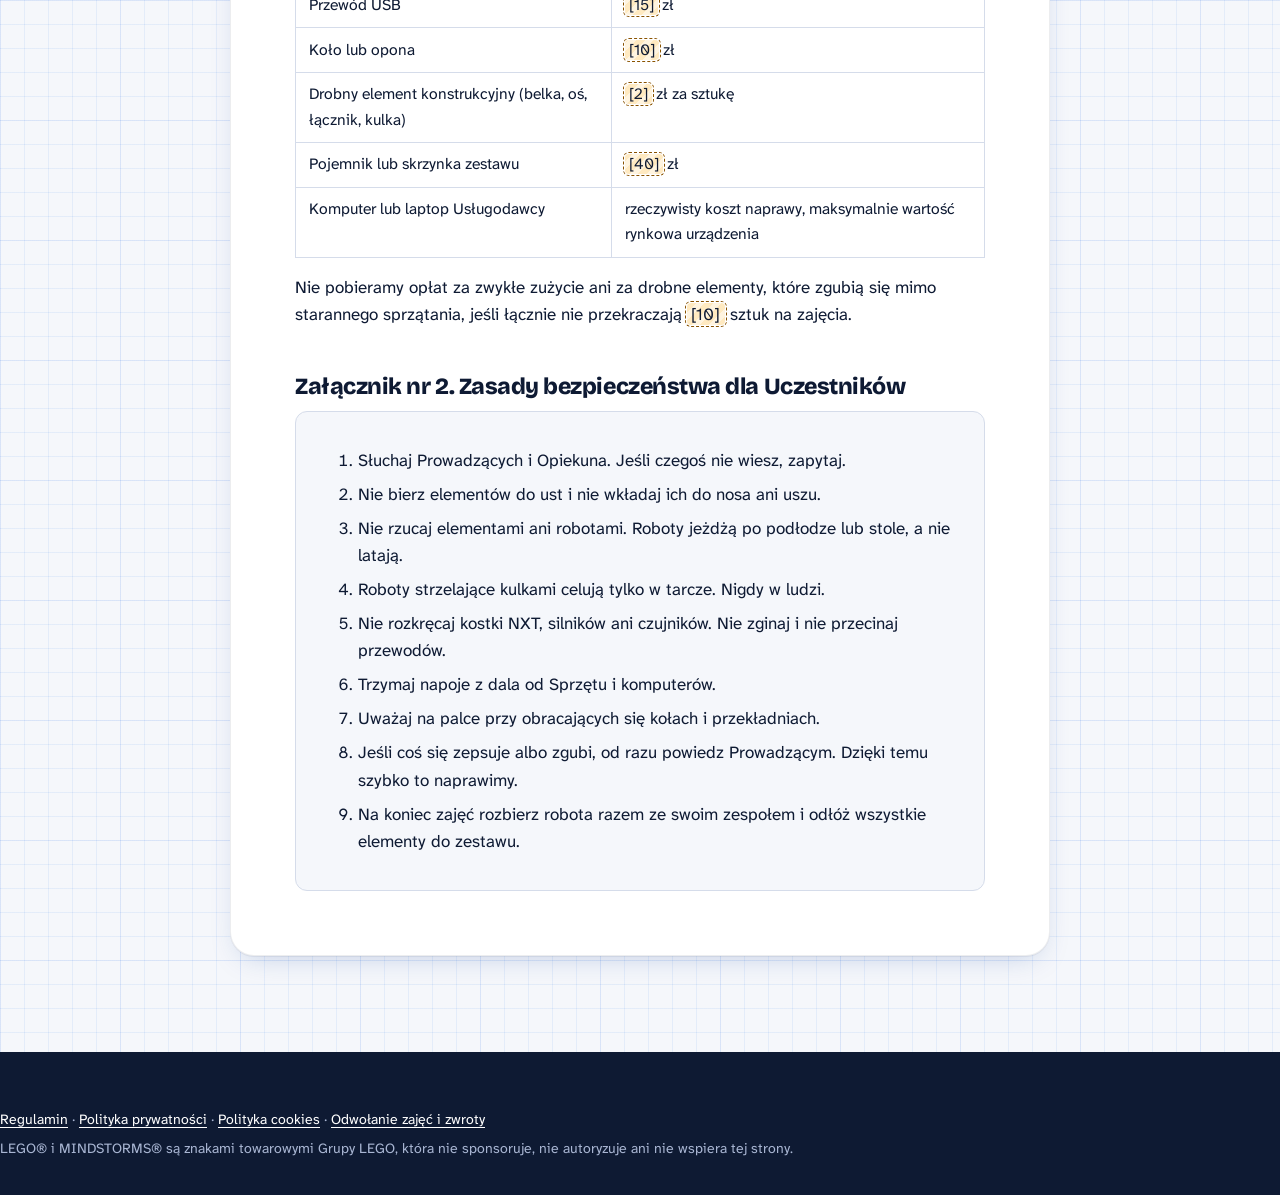
<file: regulamin.html>
<!doctype html>
<html lang="pl">
<head>
  <meta charset="utf-8">
  <meta name="viewport" content="width=device-width, initial-scale=1">
  <title>Regulamin | Botix.pl</title>
  <meta name="description" content="Regulamin świadczenia usług Botix: zasady zamawiania i prowadzenia zajęć z robotyki w szkołach, płatności, bezpieczeństwo, odpowiedzialność za sprzęt i reklamacje.">
  <link rel="icon" href="assets/logo-znak.svg" type="image/svg+xml">
  <link rel="preconnect" href="https://fonts.googleapis.com">
  <link rel="preconnect" href="https://fonts.gstatic.com" crossorigin>
  <link href="https://fonts.googleapis.com/css2?family=Atkinson+Hyperlegible+Next:ital,wght@0,400;0,600;0,700;1,400&family=Bricolage+Grotesque:opsz,wght@12..96,500..800&family=Silkscreen&display=swap" rel="stylesheet">
  <link rel="stylesheet" href="styles.css">
</head>
<body>
  <a class="skip" href="#tresc">Przejdź do treści</a>
  <header class="site-header">
    <div class="wrap header-row">
      <a class="brand" href="index.html" aria-label="Botix.pl, strona główna">
        <img src="assets/logo-znak.svg" alt="" width="52" height="30">
        <span class="brand-name">Botix<span class="brand-tld">.pl</span></span>
      </a>
      <a class="btn btn-small" href="index.html#zapisy">Zamów zajęcia</a>
    </div>
  </header>

  <main id="tresc" class="doc">
    <div class="wrap narrow">
      <a class="back" href="index.html">← Wróć na stronę główną</a>
      <article class="doc-card">
        <h1>Regulamin świadczenia usług Botix</h1>
        <p class="meta">Wersja 1.0 · obowiązuje od: <time datetime="2026-11-12">12 listopada 2026 r.</time></p>

        <div class="warn" role="note">
          <strong>Do uzupełnienia przed publikacją.</strong> Fragmenty w&nbsp;żółtych ramkach trzeba wypełnić prawdziwymi danymi (zwłaszcza adres i&nbsp;ceny w&nbsp;Załączniku nr&nbsp;1). Regulamin nie jest poradą prawną. Przed startem zajęć warto, by sprawdził go prawnik.
        </div>

        <nav class="toc" aria-label="Spis treści regulaminu">
          <p class="toc-h">Spis treści</p>
          <ol>
            <li><a href="#p1">Postanowienia ogólne</a></li>
            <li><a href="#p2">Definicje</a></li>
            <li><a href="#p3">Usługi świadczone drogą elektroniczną</a></li>
            <li><a href="#p4">Zamówienie i&nbsp;zawarcie umowy</a></li>
            <li><a href="#p5">Cena i&nbsp;płatności</a></li>
            <li><a href="#p6">Organizacja zajęć</a></li>
            <li><a href="#p7">Obowiązki Zamawiającego</a></li>
            <li><a href="#p8">Bezpieczeństwo i&nbsp;zasady dla Uczestników</a></li>
            <li><a href="#p9">Sprzęt, uszkodzenia i&nbsp;zagubienia</a></li>
            <li><a href="#p10">Odpowiedzialność</a></li>
            <li><a href="#p11">Przełożenie, odwołanie i&nbsp;rozwiązanie umowy</a></li>
            <li><a href="#p12">Wizerunek i&nbsp;prawa autorskie</a></li>
            <li><a href="#p13">Reklamacje</a></li>
            <li><a href="#p14">Dane osobowe</a></li>
            <li><a href="#p15">Postanowienia końcowe</a></li>
            <li><a href="#z1">Załącznik nr&nbsp;1: Cennik uszkodzeń i&nbsp;zagubionych elementów</a></li>
            <li><a href="#z2">Załącznik nr&nbsp;2: Zasady bezpieczeństwa dla Uczestników</a></li>
          </ol>
        </nav>

        <h2 id="p1">§1. Postanowienia ogólne</h2>
        <ol>
          <li>Regulamin określa zasady korzystania ze strony internetowej botix.pl oraz zasady zamawiania i&nbsp;prowadzenia grupowych zajęć z&nbsp;robotyki pod nazwą Botix.</li>
          <li>Usługodawcą jest Aleksander Sobczyk, ul. Grawerska 20B, 51-180 Wrocław, adres e-mail: <a href="mailto:kontakt@botix.pl">kontakt@botix.pl</a>, prowadzący działalność nierejestrowaną na podstawie art.&nbsp;5 ustawy z&nbsp;dnia 6&nbsp;marca 2018&nbsp;r. Prawo przedsiębiorców (dalej: „Botix” lub „Usługodawca”).</li>
          <li>Zajęcia prowadzi Usługodawca wraz z&nbsp;osobą współpracującą, Tymonem Mikitą (dalej łącznie: „Prowadzący”). Za działania Prowadzących wobec Zamawiającego odpowiada Usługodawca.</li>
          <li>Regulamin jest udostępniony bezpłatnie na stronie botix.pl w&nbsp;formie, która umożliwia jego pobranie, utrwalenie i&nbsp;wydrukowanie. Przed zawarciem umowy Usługodawca przekazuje Zamawiającemu link do regulaminu.</li>
          <li>Regulamin jest regulaminem, o&nbsp;którym mowa w&nbsp;art.&nbsp;8 ustawy z&nbsp;dnia 18&nbsp;lipca 2002&nbsp;r. o&nbsp;świadczeniu usług drogą elektroniczną.</li>
        </ol>

        <h2 id="p2">§2. Definicje</h2>
        <ul>
          <li><strong>Zamawiający</strong>: szkoła, przedszkole, placówka oświatowa, organizacja, firma lub osoba fizyczna, która zamawia u&nbsp;Botix Zajęcia dla grupy Uczestników.</li>
          <li><strong>Konsument</strong>: Zamawiający będący osobą fizyczną, który zawiera umowę niezwiązaną bezpośrednio z&nbsp;jego działalnością gospodarczą lub zawodową.</li>
          <li><strong>Uczestnik</strong>: uczeń lub inna osoba biorąca udział w&nbsp;Zajęciach.</li>
          <li><strong>Opiekun</strong>: osoba wyznaczona przez Zamawiającego, która sprawuje opiekę nad Uczestnikami podczas Zajęć.</li>
          <li><strong>Zajęcia</strong>: pojedyncze zajęcia lub pakiet zajęć z&nbsp;robotyki, trwające 2,5–3 godziny każde, prowadzone dla grupy od 5 do 15 Uczestników w&nbsp;miejscu wskazanym przez Zamawiającego.</li>
          <li><strong>Sprzęt</strong>: zestawy robotyczne LEGO® MINDSTORMS® NXT należące do Usługodawcy (w&nbsp;tym kostki sterujące, silniki, czujniki, przewody, akumulatory, ładowarki i&nbsp;elementy konstrukcyjne) oraz inne urządzenia przywiezione przez Prowadzących.</li>
          <li><strong>NXT Studio</strong>: oprogramowanie do programowania robotów, którego autorem jest Aleksander Sobczyk.</li>
          <li><strong>Oferta</strong>: wiadomość e-mail lub dokument, w&nbsp;którym Usługodawca podaje rodzaj Zajęć, terminy, miejsce, liczbę Uczestników i&nbsp;całkowitą cenę.</li>
        </ul>

        <h2 id="p3">§3. Usługi świadczone drogą elektroniczną</h2>
        <ol>
          <li>Na stronie botix.pl Usługodawca świadczy bezpłatnie następujące usługi elektroniczne: udostępnianie treści strony oraz formularz, który przygotowuje wiadomość e-mail z&nbsp;zapytaniem w&nbsp;programie pocztowym użytkownika.</li>
          <li>Do korzystania ze strony potrzebne są: urządzenie z&nbsp;dostępem do internetu, aktualna przeglądarka internetowa, a&nbsp;do wysłania zapytania także program pocztowy i&nbsp;konto e-mail.</li>
          <li>Formularz nie przesyła danych na serwer Usługodawcy. Wiadomość trafia do Usługodawcy dopiero wtedy, gdy użytkownik sam ją wyśle.</li>
          <li>Umowa o&nbsp;korzystanie ze strony zostaje zawarta z&nbsp;chwilą otwarcia strony i&nbsp;rozwiązuje się z&nbsp;chwilą jej zamknięcia. Nie wymaga zakładania konta.</li>
          <li>Zakazane jest dostarczanie przez użytkownika treści o&nbsp;charakterze bezprawnym.</li>
          <li>Reklamacje dotyczące działania strony można zgłaszać na zasadach z&nbsp;§13.</li>
        </ol>

        <h2 id="p4">§4. Zamówienie i zawarcie umowy</h2>
        <ol>
          <li>Zapytanie można wysłać przez formularz na stronie albo bezpośrednio na adres <a href="mailto:kontakt@botix.pl">kontakt@botix.pl</a>. Wysłanie zapytania nie jest zawarciem umowy ani rezerwacją terminu.</li>
          <li>W&nbsp;odpowiedzi na zapytanie Usługodawca przesyła Ofertę. Oferta jest ważna przez 14 dni, chyba że wskazano w&nbsp;niej inny termin.</li>
          <li>Umowa zostaje zawarta z&nbsp;chwilą, gdy Zamawiający zaakceptuje Ofertę w&nbsp;formie dokumentowej (np. e-mailem) albo podpisze umowę lub zlecenie. Na życzenie Zamawiającego strony zawierają umowę w&nbsp;formie pisemnej.</li>
          <li>Akceptując Ofertę, Zamawiający potwierdza, że zapoznał się z&nbsp;regulaminem i&nbsp;go akceptuje.</li>
          <li>W&nbsp;sprawach nieuregulowanych w&nbsp;Ofercie stosuje się regulamin. Jeśli postanowienia Oferty lub umowy pisemnej różnią się od regulaminu, pierwszeństwo mają postanowienia Oferty lub umowy.</li>
        </ol>

        <h2 id="p5">§5. Cena i płatności</h2>
        <ol>
          <li>Cena jest stała za grupę, a&nbsp;nie za Uczestnika, i&nbsp;wynosi:
            <ul>
              <li>pojedyncze zajęcia: 400&nbsp;zł,</li>
              <li>pakiet 10 zajęć: 300&nbsp;zł za zajęcia, łącznie 3000&nbsp;zł,</li>
              <li>kilka grup lub inny format: zgodnie z&nbsp;indywidualną Ofertą.</li>
            </ul>
          </li>
          <li>W&nbsp;cenie są: przygotowanie i&nbsp;poprowadzenie Zajęć, Sprzęt, oprogramowanie NXT Studio oraz dojazd na terenie całego Wrocławia. W przypadku Zajęć poza Wrocławiem ewentualny koszt dojazdu Usługodawca podaje w&nbsp;Ofercie, zanim Zamawiający ją zaakceptuje.</li>
          <li>Ceny są kwotami końcowymi. Usługodawca nie jest podatnikiem VAT czynnym, więc do ceny nie dolicza się podatku VAT.</li>
          <li>Na życzenie Zamawiającego Usługodawca wystawia rachunek.</li>
          <li>Płatność następuje przelewem na rachunek bankowy wskazany w&nbsp;rachunku lub w&nbsp;Ofercie, w&nbsp;terminie <span class="todo">[14]</span> dni od dnia jego otrzymania. Za pakiet 10 zajęć Usługodawca może wystawiać rachunki <span class="todo">[po każdym miesiącu / z góry za cały pakiet]</span>.</li>
          <li>W&nbsp;razie opóźnienia w&nbsp;płatności Usługodawca może naliczyć odsetki ustawowe za opóźnienie.</li>
        </ol>

        <h2 id="p6">§6. Organizacja zajęć</h2>
        <ol>
          <li>Zajęcia odbywają się w&nbsp;terminach i&nbsp;miejscu ustalonych w&nbsp;Ofercie. Każde zajęcia trwają 2,5–3 godziny, w&nbsp;tym krótka przerwa.</li>
          <li>Grupa liczy od 5 do 15 Uczestników w&nbsp;wieku od 9 do 14 lat. Uczestnicy pracują w&nbsp;zespołach po 2–3 osoby, a&nbsp;na każdy zespół przypada jeden zestaw Sprzętu. Większą liczbę uczniów dzieli się na kilka grup.</li>
          <li>Zajęcia dla osób w&nbsp;innym wieku są możliwe po wcześniejszym uzgodnieniu i&nbsp;wskazaniu tego w&nbsp;Ofercie.</li>
          <li>Prowadzący przyjeżdżają z&nbsp;rozsądnym wyprzedzeniem, żeby przygotować salę i&nbsp;Sprzęt, a&nbsp;po Zajęciach zabierają Sprzęt.</li>
          <li>Program i&nbsp;przebieg Zajęć ustalają Prowadzący. Mogą go dopasować do poziomu i&nbsp;tempa pracy grupy.</li>
          <li>Komputery do programowania robotów zapewnia Usługodawca.</li>
        </ol>

        <h2 id="p7">§7. Obowiązki Zamawiającego</h2>
        <p>Zamawiający zapewnia:</p>
        <ol>
          <li>salę odpowiednią do liczby Uczestników, ze stołami, krzesłami, oświetleniem i&nbsp;dostępem do gniazdek elektrycznych,</li>
          <li>obecność Opiekuna przez cały czas trwania Zajęć. Opiekun sprawuje opiekę nad Uczestnikami i&nbsp;odpowiada za nich zgodnie z&nbsp;przepisami prawa oświatowego oraz wewnętrznymi zasadami placówki. Prowadzący nie przejmują obowiązków opiekuńczych Zamawiającego,</li>
          <li>przekazanie Prowadzącym przed Zajęciami informacji istotnych dla bezpieczeństwa Uczestników, np. o&nbsp;przeciwwskazaniach zdrowotnych, w&nbsp;zakresie, w&nbsp;jakim Zamawiający uzna to za konieczne i&nbsp;zgodne z&nbsp;prawem,</li>
          <li>zapoznanie Uczestników z&nbsp;Załącznikiem nr&nbsp;2 (zasady bezpieczeństwa) przed pierwszymi Zajęciami albo umożliwienie zrobienia tego Prowadzącym na początku Zajęć,</li>
          <li>uzyskanie zgód rodziców lub opiekunów prawnych Uczestników, jeśli są wymagane przez przepisy lub wewnętrzne zasady placówki do udziału w&nbsp;Zajęciach.</li>
        </ol>

        <h2 id="p8">§8. Bezpieczeństwo i zasady dla Uczestników</h2>
        <ol>
          <li>Uczestnicy są zobowiązani stosować się do poleceń Prowadzących i&nbsp;Opiekuna oraz do zasad z&nbsp;Załącznika nr&nbsp;2.</li>
          <li>Sprzęt zawiera drobne elementy. Nie wolno brać ich do ust, rzucać nimi ani wynosić ich z&nbsp;sali.</li>
          <li>Roboty wyrzucające elementy (np. kulki) mogą celować wyłącznie w&nbsp;tarcze i&nbsp;cele wskazane przez Prowadzących, nigdy w&nbsp;ludzi ani zwierzęta.</li>
          <li>Prowadzący mogą czasowo wyłączyć z&nbsp;pracy przy Sprzęcie Uczestnika, który mimo upomnienia narusza zasady bezpieczeństwa lub celowo niszczy Sprzęt. O&nbsp;takiej sytuacji Prowadzący informują Opiekuna.</li>
          <li>Jeśli Uczestnik w&nbsp;sposób poważny lub powtarzający się zagraża bezpieczeństwu innych, Usługodawca może, po rozmowie z&nbsp;Zamawiającym, odmówić jego dalszego udziału w&nbsp;Zajęciach. Nie zmienia to ceny Zajęć, bo jest ona stała za grupę.</li>
          <li>W&nbsp;razie wypadku Prowadzący niezwłocznie powiadamiają Opiekuna, a&nbsp;w&nbsp;razie potrzeby udzielają pierwszej pomocy i&nbsp;wzywają pomoc medyczną.</li>
        </ol>

        <h2 id="p9">§9. Sprzęt, uszkodzenia i zagubienia</h2>
        <ol>
          <li>Sprzęt pozostaje własnością Usługodawcy. Uczestnicy korzystają z&nbsp;niego wyłącznie podczas Zajęć i&nbsp;zgodnie z&nbsp;poleceniami Prowadzących. Na koniec Zajęć Uczestnicy samodzielnie rozbierają zbudowane roboty i&nbsp;odkładają elementy do zestawów. Prowadzący sprzątają resztę sali i&nbsp;zabierają Sprzęt.</li>
          <li>Zwykłe zużycie Sprzętu wynikające z&nbsp;prawidłowego korzystania (np. rozładowanie akumulatora, przetarcia, drobne zarysowania) nie podlega żadnym opłatom.</li>
          <li><strong>Za zniszczenie, uszkodzenie lub zagubienie Sprzętu przez Uczestnika Zamawiający płaci według cennika z&nbsp;Załącznika nr&nbsp;1.</strong> Dotyczy to w&nbsp;szczególności uszkodzeń powstałych w&nbsp;wyniku rzucania, upuszczania, rozbierania elektroniki, zalania, użycia siły lub korzystania ze Sprzętu niezgodnie z&nbsp;poleceniami Prowadzących.</li>
          <li>Po każdych Zajęciach Prowadzący sprawdzają kompletność i&nbsp;stan Sprzętu. Uszkodzenie lub brak elementu zgłaszają Opiekunowi jeszcze tego samego dnia, a&nbsp;Zamawiającemu przesyłają informację na piśmie lub e-mailem, z&nbsp;opisem i&nbsp;w&nbsp;miarę możliwości zdjęciem, nie później niż w&nbsp;ciągu 3 dni roboczych.</li>
          <li>Opłata za uszkodzenie lub zagubienie jest doliczana do najbliższego rachunku albo rozliczana osobnym rachunkiem, płatnym w&nbsp;terminie z&nbsp;§5 ust.&nbsp;5.</li>
          <li>Jeśli zagubiony element odnajdzie się w&nbsp;ciągu 14 dni i&nbsp;będzie sprawny, Usługodawca zwraca pobraną za niego opłatę.</li>
          <li>Zamawiający nie płaci za uszkodzenia, które powstały z&nbsp;winy Prowadzących, z&nbsp;powodu wady Sprzętu albo w&nbsp;wyniku zdarzenia, na które ani Zamawiający, ani Uczestnicy nie mieli wpływu.</li>
          <li>Rozliczenia z&nbsp;rodzicami lub opiekunami Uczestnika, który spowodował szkodę, są sprawą Zamawiającego i&nbsp;odbywają się według jego wewnętrznych zasad. Jeśli Zamawiającym jest rodzic lub opiekun, płaci on bezpośrednio Usługodawcy.</li>
          <li>Cennik z&nbsp;Załącznika nr&nbsp;1 obejmuje typowe sytuacje. Jeśli szkoda jest większa (np. zniszczenie kilku elementów naraz), Usługodawca może żądać zapłaty kwoty odpowiadającej rzeczywistemu kosztowi naprawy lub zakupu Sprzętu, który przedstawi Zamawiającemu.</li>
        </ol>

        <h2 id="p10">§10. Odpowiedzialność</h2>
        <ol>
          <li>Usługodawca odpowiada za należyte przygotowanie i&nbsp;poprowadzenie Zajęć oraz za sprawność i&nbsp;bezpieczeństwo Sprzętu.</li>
          <li><strong>Usługodawca nie ponosi odpowiedzialności za uszczerbek na zdrowiu, obrażenia ani inne szkody Uczestników, które nie wynikają z&nbsp;jego winy</strong>, w&nbsp;szczególności powstałe:
            <ul>
              <li>wskutek nieprzestrzegania przez Uczestnika poleceń Prowadzących lub Opiekuna albo zasad z&nbsp;Załącznika nr&nbsp;2,</li>
              <li>wskutek zachowania innych Uczestników lub osób trzecich,</li>
              <li>z&nbsp;powodu stanu zdrowia Uczestnika lub przeciwwskazań, o&nbsp;których Prowadzący nie zostali poinformowani,</li>
              <li>z&nbsp;powodu stanu technicznego sali, budynku lub urządzeń należących do Zamawiającego,</li>
              <li>przed rozpoczęciem Zajęć, w&nbsp;przerwach poza salą lub po ich zakończeniu, gdy Uczestnicy pozostają pod opieką Zamawiającego.</li>
            </ul>
          </li>
          <li>Usługodawca nie odpowiada za rzeczy osobiste Uczestników (np. telefony, ubrania) pozostawione w&nbsp;sali.</li>
          <li>Usługodawca nie odpowiada za niewykonanie lub opóźnienie Zajęć z&nbsp;powodu siły wyższej, np. nagłej choroby, awarii komunikacji, decyzji władz o&nbsp;zamknięciu szkół lub klęski żywiołowej. W&nbsp;takim przypadku strony ustalają nowy termin, a&nbsp;jeśli to niemożliwe, Zamawiający nie płaci za niezrealizowane Zajęcia.</li>
          <li>Wobec Zamawiającego, który nie jest Konsumentem, odpowiedzialność Usługodawcy za szkody majątkowe z&nbsp;tytułu umowy jest ograniczona do wysokości ceny Zajęć, przy których powstała szkoda.</li>
          <li>Postanowienia ust.&nbsp;2–5 nie ograniczają odpowiedzialności Usługodawcy za szkody wyrządzone umyślnie lub wskutek rażącego niedbalstwa ani za szkody na osobie wyrządzone z&nbsp;jego winy. Wobec Konsumenta nie ograniczają one także żadnych praw, których nie można wyłączyć ani ograniczyć umową.</li>
          <li>Zamawiającym zaleca się, by Uczestnicy byli objęci ubezpieczeniem następstw nieszczęśliwych wypadków (NNW), np. szkolnym.</li>
        </ol>

        <h2 id="p11">§11. Przełożenie, odwołanie i rozwiązanie umowy</h2>
        <ol>
          <li>Zasady przekładania i&nbsp;odwoływania Zajęć przez Zamawiającego oraz zwrotów opisuje dokument <a href="rezygnacja-i-zwroty.html">Odwołanie zajęć i&nbsp;zwroty</a>, który stanowi integralną część regulaminu.</li>
          <li>Jeśli Usługodawca odwoła Zajęcia, proponuje termin zastępczy. Jeśli termin zastępczy nie odpowiada Zamawiającemu, Usługodawca nie pobiera opłaty za te Zajęcia, a&nbsp;jeśli była już zapłacona, zwraca ją w&nbsp;ciągu 14 dni.</li>
          <li>Każda ze stron może wypowiedzieć umowę dotyczącą pakietu 10 zajęć z&nbsp;zachowaniem okresu wypowiedzenia określonego w&nbsp;dokumencie <a href="rezygnacja-i-zwroty.html">Odwołanie zajęć i&nbsp;zwroty</a>.</li>
          <li>Usługodawca może rozwiązać umowę ze skutkiem natychmiastowym, jeśli Zamawiający mimo wezwania nie zapewnia warunków bezpieczeństwa z&nbsp;§7 albo zalega z&nbsp;płatnością dłużej niż 30 dni. Zamawiający płaci wtedy tylko za Zajęcia, które się odbyły.</li>
          <li>Konsumentowi, który zawarł umowę na odległość, przysługuje prawo odstąpienia od umowy na zasadach opisanych w&nbsp;dokumencie <a href="rezygnacja-i-zwroty.html#konsument">Odwołanie zajęć i&nbsp;zwroty</a>.</li>
        </ol>

        <h2 id="p12">§12. Wizerunek i prawa autorskie</h2>
        <ol>
          <li>Usługodawca może fotografować lub filmować roboty zbudowane podczas Zajęć. Zdjęcia i&nbsp;filmy, na których widać Uczestników, publikuje wyłącznie za pisemną zgodą ich rodziców lub opiekunów prawnych, na zasadach z&nbsp;<a href="polityka-prywatnosci.html#wizerunek">Polityki prywatności</a>.</li>
          <li>Oprogramowanie NXT Studio, materiały dydaktyczne, scenariusze Zajęć i&nbsp;treści strony botix.pl są chronione prawem autorskim. Zamawiający i&nbsp;Uczestnicy mogą z&nbsp;nich korzystać wyłącznie w&nbsp;ramach Zajęć. Kopiowanie, rozpowszechnianie lub odsprzedaż wymaga zgody Usługodawcy.</li>
          <li>Programy napisane przez Uczestników podczas Zajęć są ich własną twórczością.</li>
          <li>LEGO® i&nbsp;MINDSTORMS® są znakami towarowymi Grupy LEGO. Botix jest niezależną inicjatywą, niepowiązaną z&nbsp;Grupą LEGO, która nie sponsoruje, nie autoryzuje ani nie wspiera Zajęć.</li>
        </ol>

        <h2 id="p13">§13. Reklamacje</h2>
        <ol>
          <li>Reklamacje dotyczące Zajęć, rozliczeń lub działania strony można składać e-mailem na adres <a href="mailto:kontakt@botix.pl">kontakt@botix.pl</a> albo listownie na adres Usługodawcy.</li>
          <li>Reklamacja powinna zawierać dane Zamawiającego, opis problemu, datę Zajęć, których dotyczy, oraz oczekiwany sposób rozwiązania. Reklamacje dotyczące opłat za uszkodzenie Sprzętu należy zgłosić w&nbsp;ciągu 14 dni od otrzymania informacji, o&nbsp;której mowa w&nbsp;§9 ust.&nbsp;4.</li>
          <li>Usługodawca rozpatruje reklamację w&nbsp;ciągu 14 dni od jej otrzymania i&nbsp;odpowiada w&nbsp;tej samej formie, w&nbsp;jakiej ją złożono, chyba że Zamawiający wskaże inną. Brak odpowiedzi w&nbsp;tym terminie oznacza uznanie reklamacji.</li>
          <li>Konsument może skorzystać z&nbsp;pozasądowych sposobów rozpatrywania sporów, w&nbsp;tym z&nbsp;pomocy miejskiego lub powiatowego rzecznika konsumentów albo organizacji konsumenckich. Informacje znajdują się na stronie <a href="https://polubowne.uokik.gov.pl" rel="noopener">polubowne.uokik.gov.pl</a>.</li>
        </ol>

        <h2 id="p14">§14. Dane osobowe</h2>
        <p>Zasady przetwarzania danych osobowych, w&nbsp;tym prawa osób, których dane dotyczą, opisuje <a href="polityka-prywatnosci.html">Polityka prywatności</a>. Do prowadzenia Zajęć Usługodawca nie potrzebuje danych osobowych Uczestników.</p>

        <h2 id="p15">§15. Postanowienia końcowe</h2>
        <ol>
          <li>W&nbsp;sprawach nieuregulowanych w&nbsp;regulaminie stosuje się prawo polskie, w&nbsp;szczególności Kodeks cywilny, a&nbsp;wobec Konsumentów także ustawę z&nbsp;dnia 30&nbsp;maja 2014&nbsp;r. o&nbsp;prawach konsumenta.</li>
          <li>Strony będą dążyć do polubownego rozwiązania sporów. Spory z&nbsp;Zamawiającym, który nie jest Konsumentem, rozstrzyga sąd właściwy dla miejsca zamieszkania Usługodawcy. Spory z&nbsp;Konsumentem rozstrzyga sąd właściwy według przepisów ogólnych.</li>
          <li>Usługodawca może zmienić regulamin z&nbsp;ważnych przyczyn, np. zmiany przepisów, cen lub zakresu usług. Zmiana nie dotyczy Zajęć zamówionych przed jej wejściem w&nbsp;życie, chyba że jest korzystna dla Zamawiającego. O&nbsp;zmianie Usługodawca informuje na stronie botix.pl z&nbsp;co najmniej 14-dniowym wyprzedzeniem.</li>
          <li>Jeśli któreś postanowienie regulaminu okaże się nieważne, pozostałe postanowienia obowiązują nadal.</li>
          <li>Integralną część regulaminu stanowią: Załącznik nr&nbsp;1, Załącznik nr&nbsp;2, dokument <a href="rezygnacja-i-zwroty.html">Odwołanie zajęć i&nbsp;zwroty</a> oraz <a href="polityka-prywatnosci.html">Polityka prywatności</a>.</li>
        </ol>

        <h2 id="z1">Załącznik nr 1. Cennik uszkodzeń i zagubionych elementów</h2>
        <p>Kwoty obejmują koszt zakupu używanego elementu na rynku wtórnym i&nbsp;jego dostawy. Usługodawca może pobrać niższą kwotę, jeśli uda się naprawić element.</p>
        <table>
          <thead><tr><th>Element</th><th>Opłata za uszkodzenie lub zagubienie</th></tr></thead>
          <tbody>
            <tr><td>Kostka sterująca NXT (komputer robota)</td><td><span class="todo">[350]</span>&nbsp;zł</td></tr>
            <tr><td>Wyświetlacz kostki NXT (pęknięcie)</td><td><span class="todo">[150]</span>&nbsp;zł</td></tr>
            <tr><td>Silnik (serwomotor) NXT</td><td><span class="todo">[90]</span>&nbsp;zł</td></tr>
            <tr><td>Czujnik ultradźwiękowy (odległości)</td><td><span class="todo">[90]</span>&nbsp;zł</td></tr>
            <tr><td>Czujnik koloru lub światła</td><td><span class="todo">[80]</span>&nbsp;zł</td></tr>
            <tr><td>Czujnik dotyku</td><td><span class="todo">[50]</span>&nbsp;zł</td></tr>
            <tr><td>Czujnik dźwięku</td><td><span class="todo">[50]</span>&nbsp;zł</td></tr>
            <tr><td>Akumulator do kostki NXT</td><td><span class="todo">[150]</span>&nbsp;zł</td></tr>
            <tr><td>Ładowarka lub zasilacz</td><td><span class="todo">[60]</span>&nbsp;zł</td></tr>
            <tr><td>Przewód łączący (kabel NXT)</td><td><span class="todo">[15]</span>&nbsp;zł</td></tr>
            <tr><td>Przewód USB</td><td><span class="todo">[15]</span>&nbsp;zł</td></tr>
            <tr><td>Koło lub opona</td><td><span class="todo">[10]</span>&nbsp;zł</td></tr>
            <tr><td>Drobny element konstrukcyjny (belka, oś, łącznik, kulka)</td><td><span class="todo">[2]</span>&nbsp;zł za sztukę</td></tr>
            <tr><td>Pojemnik lub skrzynka zestawu</td><td><span class="todo">[40]</span>&nbsp;zł</td></tr>
            <tr><td>Komputer lub laptop Usługodawcy</td><td>rzeczywisty koszt naprawy, maksymalnie wartość rynkowa urządzenia</td></tr>
          </tbody>
        </table>
        <p>Nie pobieramy opłat za zwykłe zużycie ani za drobne elementy, które zgubią się mimo starannego sprzątania, jeśli łącznie nie przekraczają <span class="todo">[10]</span> sztuk na zajęcia.</p>

        <h2 id="z2">Załącznik nr 2. Zasady bezpieczeństwa dla Uczestników</h2>
        <div class="form-wzor">
          <ol>
            <li>Słuchaj Prowadzących i&nbsp;Opiekuna. Jeśli czegoś nie wiesz, zapytaj.</li>
            <li>Nie bierz elementów do ust i&nbsp;nie wkładaj ich do nosa ani uszu.</li>
            <li>Nie rzucaj elementami ani robotami. Roboty jeżdżą po podłodze lub stole, a&nbsp;nie latają.</li>
            <li>Roboty strzelające kulkami celują tylko w&nbsp;tarcze. Nigdy w&nbsp;ludzi.</li>
            <li>Nie rozkręcaj kostki NXT, silników ani czujników. Nie zginaj i&nbsp;nie przecinaj przewodów.</li>
            <li>Trzymaj napoje z&nbsp;dala od Sprzętu i&nbsp;komputerów.</li>
            <li>Uważaj na palce przy obracających się kołach i&nbsp;przekładniach.</li>
            <li>Jeśli coś się zepsuje albo zgubi, od razu powiedz Prowadzącym. Dzięki temu szybko to naprawimy.</li>
            <li>Na koniec zajęć rozbierz robota razem ze swoim zespołem i&nbsp;odłóż wszystkie elementy do zestawu.</li>
          </ol>
        </div>
      </article>
    </div>
  </main>

  <footer class="site-footer">
    <div class="wrap foot-legal" style="border:0;margin:0;padding:0">
      <p><a href="regulamin.html">Regulamin</a> · <a href="polityka-prywatnosci.html">Polityka prywatności</a> · <a href="polityka-cookies.html">Polityka cookies</a> · <a href="rezygnacja-i-zwroty.html">Odwołanie zajęć i&nbsp;zwroty</a></p>
      <p>LEGO® i&nbsp;MINDSTORMS® są znakami towarowymi Grupy LEGO, która nie sponsoruje, nie autoryzuje ani nie wspiera tej strony.</p>
    </div>
  </footer>
</body>
</html>
</file>
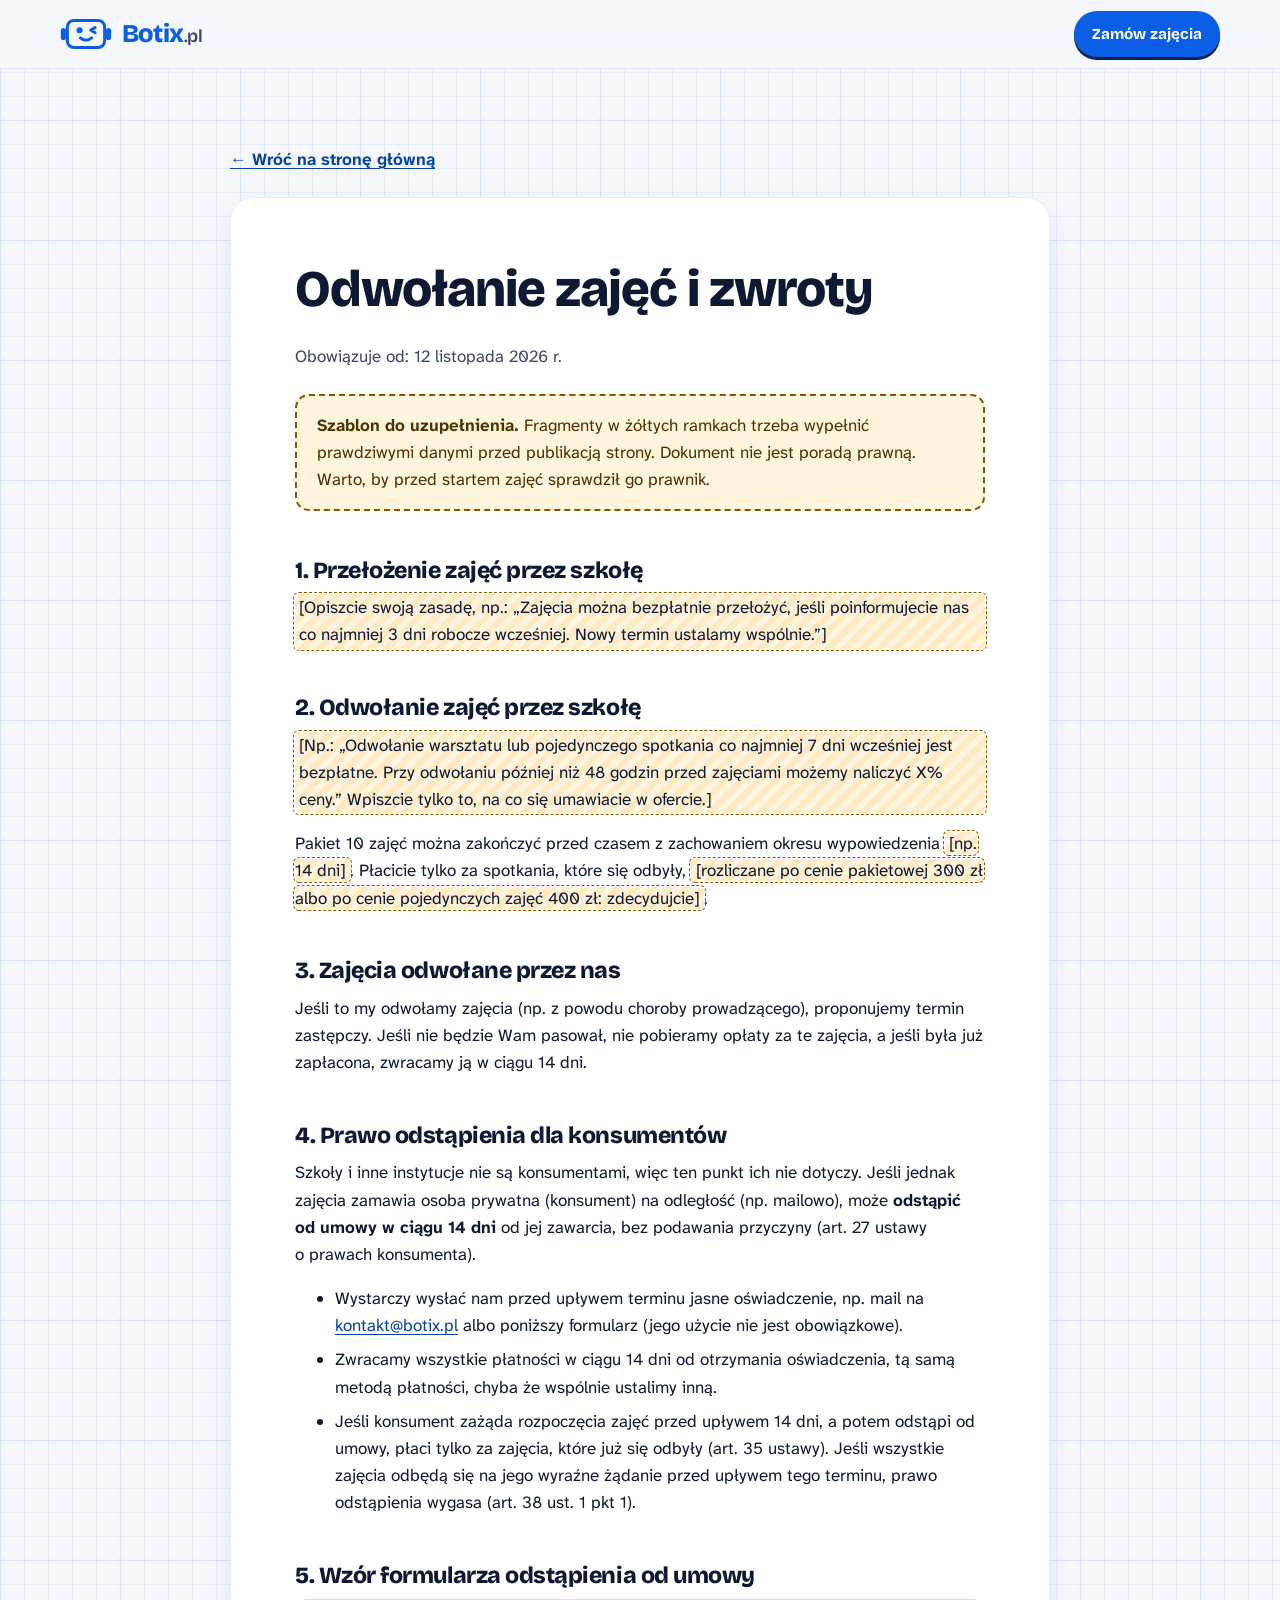
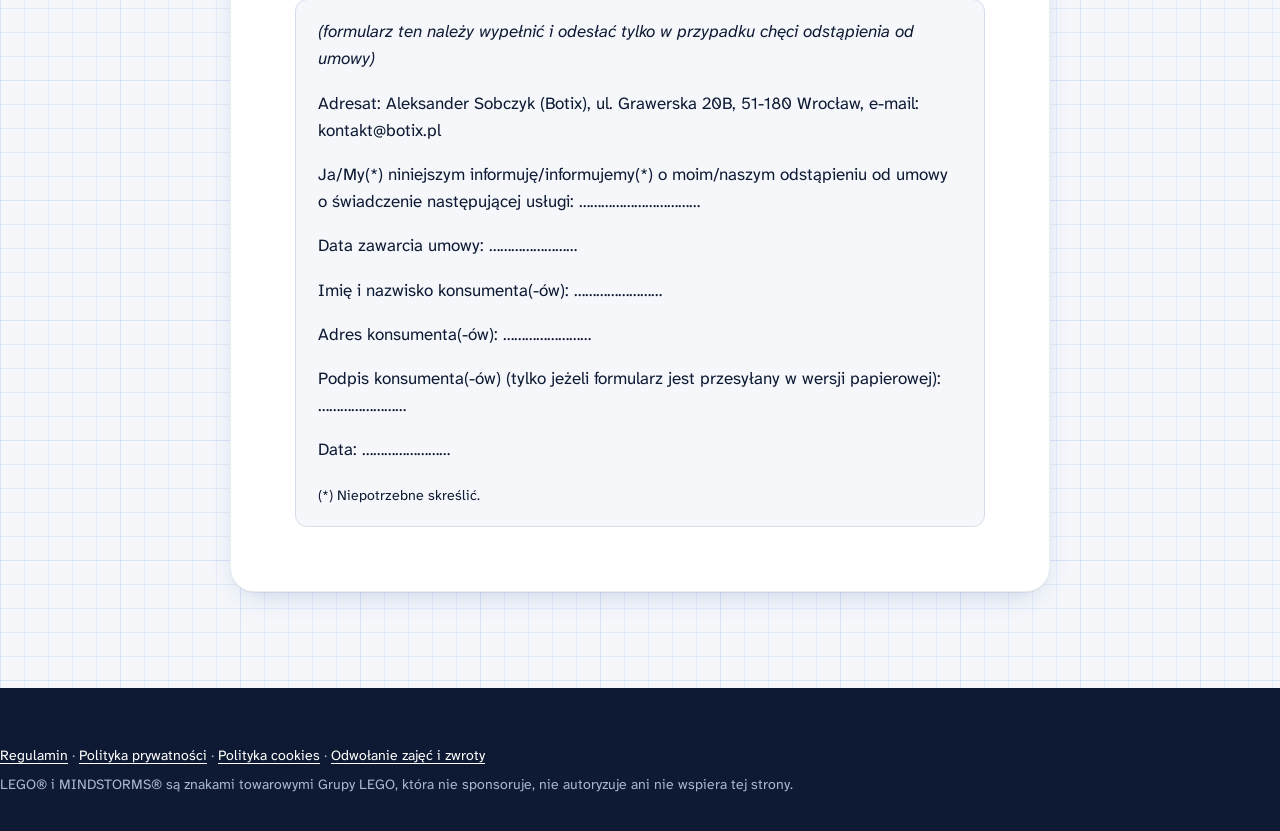
<file: rezygnacja-i-zwroty.html>
<!doctype html>
<html lang="pl">
<head>
  <meta charset="utf-8">
  <meta name="viewport" content="width=device-width, initial-scale=1">
  <title>Odwołanie zajęć i zwroty | Botix.pl</title>
  <meta name="description" content="Jak przełożyć lub odwołać zamówione zajęcia Botix i jakie są zasady zwrotów.">
  <link rel="icon" href="assets/logo-znak.svg" type="image/svg+xml">
  <link rel="preconnect" href="https://fonts.googleapis.com">
  <link rel="preconnect" href="https://fonts.gstatic.com" crossorigin>
  <link href="https://fonts.googleapis.com/css2?family=Atkinson+Hyperlegible+Next:ital,wght@0,400;0,600;0,700;1,400&family=Bricolage+Grotesque:opsz,wght@12..96,500..800&family=Silkscreen&display=swap" rel="stylesheet">
  <link rel="stylesheet" href="styles.css">
</head>
<body>
  <a class="skip" href="#tresc">Przejdź do treści</a>
  <header class="site-header">
    <div class="wrap header-row">
      <a class="brand" href="index.html" aria-label="Botix.pl, strona główna">
        <img src="assets/logo-znak.svg" alt="" width="52" height="30">
        <span class="brand-name">Botix<span class="brand-tld">.pl</span></span>
      </a>
      <a class="btn btn-small" href="index.html#zapisy">Zamów zajęcia</a>
    </div>
  </header>

  <main id="tresc" class="doc">
    <div class="wrap narrow">
      <a class="back" href="index.html">← Wróć na stronę główną</a>
      <article class="doc-card">
        <h1>Odwołanie zajęć i&nbsp;zwroty</h1>
        <p class="meta">Obowiązuje od: <time datetime="2026-11-12">12 listopada 2026 r.</time></p>

        <div class="warn" role="note">
          <strong>Szablon do uzupełnienia.</strong> Fragmenty w&nbsp;żółtych ramkach trzeba wypełnić prawdziwymi danymi przed publikacją strony. Dokument nie jest poradą prawną. Warto, by przed startem zajęć sprawdził go prawnik.
        </div>

        <h2>1. Przełożenie zajęć przez szkołę</h2>
        <p class="todo">[Opiszcie swoją zasadę, np.: „Zajęcia można bezpłatnie przełożyć, jeśli poinformujecie nas co najmniej 3 dni robocze wcześniej. Nowy termin ustalamy wspólnie.”]</p>

        <h2>2. Odwołanie zajęć przez szkołę</h2>
        <p class="todo">[Np.: „Odwołanie warsztatu lub pojedynczego spotkania co najmniej 7 dni wcześniej jest bezpłatne. Przy odwołaniu później niż 48 godzin przed zajęciami możemy naliczyć X% ceny.” Wpiszcie tylko to, na co się umawiacie w ofercie.]</p>
        <p>Pakiet 10 zajęć można zakończyć przed czasem z&nbsp;zachowaniem okresu wypowiedzenia <span class="todo">[np. 14 dni]</span>. Płacicie tylko za spotkania, które się odbyły, <span class="todo">[rozliczane po cenie pakietowej 300 zł albo po cenie pojedynczych zajęć 400 zł: zdecydujcie]</span>.</p>

        <h2>3. Zajęcia odwołane przez nas</h2>
        <p>Jeśli to my odwołamy zajęcia (np. z&nbsp;powodu choroby prowadzącego), proponujemy termin zastępczy. Jeśli nie będzie Wam pasował, nie pobieramy opłaty za te zajęcia, a&nbsp;jeśli była już zapłacona, zwracamy ją w&nbsp;ciągu 14 dni.</p>

        <h2 id="konsument">4. Prawo odstąpienia dla konsumentów</h2>
        <p>Szkoły i&nbsp;inne instytucje nie są konsumentami, więc ten punkt ich nie dotyczy. Jeśli jednak zajęcia zamawia osoba prywatna (konsument) na odległość (np. mailowo), może <strong>odstąpić od umowy w&nbsp;ciągu 14 dni</strong> od jej zawarcia, bez podawania przyczyny (art. 27 ustawy o&nbsp;prawach konsumenta).</p>
        <ul>
          <li>Wystarczy wysłać nam przed upływem terminu jasne oświadczenie, np. mail na <a href="mailto:kontakt@botix.pl?subject=Odst%C4%85pienie%20od%20umowy">kontakt@botix.pl</a> albo poniższy formularz (jego użycie nie jest obowiązkowe).</li>
          <li>Zwracamy wszystkie płatności w&nbsp;ciągu 14 dni od otrzymania oświadczenia, tą samą metodą płatności, chyba że wspólnie ustalimy inną.</li>
          <li>Jeśli konsument zażąda rozpoczęcia zajęć przed upływem 14 dni, a&nbsp;potem odstąpi od umowy, płaci tylko za zajęcia, które już się odbyły (art. 35 ustawy). Jeśli wszystkie zajęcia odbędą się na jego wyraźne żądanie przed upływem tego terminu, prawo odstąpienia wygasa (art. 38 ust. 1 pkt 1).</li>
        </ul>

        <h2>5. Wzór formularza odstąpienia od umowy</h2>
        <div class="form-wzor">
          <p><em>(formularz ten należy wypełnić i&nbsp;odesłać tylko w&nbsp;przypadku chęci odstąpienia od umowy)</em></p>
          <p>Adresat: Aleksander Sobczyk (Botix), ul. Grawerska 20B, 51-180 Wrocław, e-mail: kontakt@botix.pl</p>
          <p>Ja/My(*) niniejszym informuję/informujemy(*) o&nbsp;moim/naszym odstąpieniu od umowy o&nbsp;świadczenie następującej usługi: ……………………………</p>
          <p>Data zawarcia umowy: ……………………</p>
          <p>Imię i&nbsp;nazwisko konsumenta(-ów): ……………………</p>
          <p>Adres konsumenta(-ów): ……………………</p>
          <p>Podpis konsumenta(-ów) (tylko jeżeli formularz jest przesyłany w&nbsp;wersji papierowej): ……………………</p>
          <p>Data: ……………………</p>
          <p style="margin:0"><small>(*) Niepotrzebne skreślić.</small></p>
        </div>
      </article>
    </div>
  </main>

  <footer class="site-footer">
    <div class="wrap foot-legal" style="border:0;margin:0;padding:0">
      <p><a href="regulamin.html">Regulamin</a> · <a href="polityka-prywatnosci.html">Polityka prywatności</a> · <a href="polityka-cookies.html">Polityka cookies</a> · <a href="rezygnacja-i-zwroty.html">Odwołanie zajęć i&nbsp;zwroty</a></p>
      <p>LEGO® i&nbsp;MINDSTORMS® są znakami towarowymi Grupy LEGO, która nie sponsoruje, nie autoryzuje ani nie wspiera tej strony.</p>
    </div>
  </footer>
</body>
</html>
</file>
<file: styles.css>
/* =========================================================
   Botix.pl — arkusz stylów
   Motyw: „zeszyt inżyniera” — papier w kratkę, niebieski tusz
   z logo, bursztynowy akcent i zielony ekran LCD kostki robota.
   ========================================================= */

:root {
  --blue: #0A5FE6;          /* kolor logo */
  --blue-deep: #0742A8;
  --blue-ink: #06204F;
  --ink: #0E1A33;
  --ink-soft: #3B4766;      /* 8.9:1 na --paper */
  --paper: #F5F7FB;
  --paper-2: #EAF0FB;
  --card: #FFFFFF;
  --amber: #FFB21E;
  --amber-deep: #8A5300;    /* tekst na jasnym tle, 6:1 */
  --lcd: #B6C79A;
  --lcd-ink: #1E2914;
  --grid: rgba(10, 95, 230, .075);
  --radius: 18px;
  --radius-sm: 10px;
  --shadow: 0 1px 0 rgba(14,26,51,.06), 0 10px 30px -12px rgba(10,60,150,.25);

  --f-display: "Bricolage Grotesque", "Trebuchet MS", sans-serif;
  --f-body: "Atkinson Hyperlegible Next", "Verdana", sans-serif;
  --f-pixel: "Silkscreen", "Courier New", monospace;

  color-scheme: light;
}

*, *::before, *::after { box-sizing: border-box; }

html { scroll-behavior: smooth; scroll-padding-top: 84px; -webkit-text-size-adjust: 100%; }

body {
  margin: 0;
  font-family: var(--f-body);
  font-size: 1.0625rem;
  line-height: 1.6;
  color: var(--ink);
  background-color: var(--paper);
  /* papier w kratkę (drobna + gruba siatka) */
  background-image:
    linear-gradient(var(--grid) 1px, transparent 1px),
    linear-gradient(90deg, var(--grid) 1px, transparent 1px),
    linear-gradient(rgba(10,95,230,.05) 1px, transparent 1px),
    linear-gradient(90deg, rgba(10,95,230,.05) 1px, transparent 1px);
  background-size: 24px 24px, 24px 24px, 120px 120px, 120px 120px;
}

img, svg { max-width: 100%; display: block; }

a { color: var(--blue-deep); text-underline-offset: .18em; text-decoration-thickness: .08em; }
a:hover { color: var(--blue); }

:focus-visible {
  outline: 3px solid var(--amber);
  outline-offset: 3px;
  border-radius: 6px;
}

h1, h2, h3 { font-family: var(--f-display); line-height: 1.08; margin: 0 0 .5em; letter-spacing: -.02em; }
h2 { font-size: clamp(1.8rem, 4.2vw, 2.9rem); font-weight: 800; }
h3 { font-size: 1.25rem; font-weight: 700; letter-spacing: -.01em; }
p { margin: 0 0 1em; }

.wrap { width: min(1160px, 100% - 32px); margin-inline: auto; }
.narrow { width: min(820px, 100% - 32px); }

.sr-only {
  position: absolute; width: 1px; height: 1px; padding: 0; margin: -1px;
  overflow: hidden; clip: rect(0 0 0 0); white-space: nowrap; border: 0;
}

.skip {
  position: absolute; left: 16px; top: -60px; z-index: 100;
  background: var(--ink); color: #fff; padding: .6em 1em; border-radius: var(--radius-sm);
  transition: top .2s;
}
.skip:focus { top: 12px; color: #fff; }

.pix { font-family: var(--f-pixel); letter-spacing: .02em; }

/* Elementy do uzupełnienia przed publikacją — usuń klasę .todo, gdy wpiszesz treść */
.todo {
  background: repeating-linear-gradient(-45deg, rgba(255,178,30,.28) 0 6px, rgba(255,178,30,.14) 6px 12px);
  outline: 1.5px dashed var(--amber-deep);
  outline-offset: 1px;
  border-radius: 4px;
  padding: 0 .25em;
}

/* ---------- Przyciski ---------- */
.btn {
  --b: var(--blue);
  display: inline-flex; align-items: center; justify-content: center; gap: .5em;
  font-family: var(--f-display); font-weight: 700; font-size: 1.05rem;
  padding: .85em 1.35em;
  border-radius: 999px;
  background: var(--b); color: #fff; text-decoration: none;
  border: 2px solid var(--b);
  box-shadow: 0 4px 0 var(--blue-ink);
  transition: transform .15s ease, box-shadow .15s ease, background .15s;
  cursor: pointer;
}
.btn:hover { color: #fff; transform: translateY(-2px); box-shadow: 0 6px 0 var(--blue-ink); }
.btn:active { transform: translateY(3px); box-shadow: 0 1px 0 var(--blue-ink); }
.btn-ghost { background: transparent; color: var(--blue-deep); box-shadow: 0 4px 0 rgba(6,32,79,.2); }
.btn-ghost:hover { background: #fff; color: var(--blue-deep); box-shadow: 0 6px 0 rgba(6,32,79,.2); }
.btn-small { font-size: .95rem; padding: .55em 1.05em; box-shadow: 0 3px 0 var(--blue-ink); }
.btn-amber { background: var(--amber); border-color: var(--amber); color: var(--ink); box-shadow: 0 4px 0 #9A6200; }
.btn-amber:hover { color: var(--ink); box-shadow: 0 6px 0 #9A6200; }

/* ---------- Nagłówek ---------- */
.site-header {
  position: sticky; top: 0; z-index: 50;
  background: rgba(245,247,251,.86);
  backdrop-filter: saturate(1.4) blur(10px);
  -webkit-backdrop-filter: saturate(1.4) blur(10px);
  border-bottom: 1px solid rgba(10,95,230,.12);
}
.header-row { display: flex; align-items: center; justify-content: space-between; min-height: 68px; gap: 16px; }

.brand { display: inline-flex; align-items: center; gap: 10px; text-decoration: none; color: var(--blue); }
.brand img { width: 52px; height: auto; transition: transform .3s cubic-bezier(.3,1.6,.5,1); }
.brand:hover img { transform: rotate(-6deg) scale(1.06); }
.brand-name { font-family: var(--f-display); font-weight: 800; font-size: 1.6rem; letter-spacing: -.03em; color: var(--blue); }
.brand-tld { color: var(--ink-soft); font-weight: 600; font-size: .7em; margin-left: 1px; }

.nav { display: flex; align-items: center; gap: 22px; }
.nav ul { display: flex; gap: 4px; list-style: none; margin: 0; padding: 0; }
.nav ul a {
  display: block; padding: .45em .75em; border-radius: 999px;
  text-decoration: none; color: var(--ink); font-weight: 600; font-size: .98rem;
}
.nav ul a:hover { background: var(--paper-2); color: var(--blue-deep); }

.nav-toggle {
  display: none; width: 46px; height: 46px; border-radius: 12px;
  background: #fff; border: 2px solid var(--paper-2); cursor: pointer; position: relative;
}
.nav-toggle-bars, .nav-toggle-bars::before, .nav-toggle-bars::after {
  position: absolute; left: 50%; width: 20px; height: 2.5px; background: var(--ink); border-radius: 2px;
  transform: translateX(-50%); transition: transform .25s, top .25s, opacity .2s;
}
.nav-toggle-bars { top: 50%; margin-top: -1px; }
.nav-toggle-bars::before, .nav-toggle-bars::after { content: ""; left: 0; transform: none; }
.nav-toggle-bars::before { top: -7px; }
.nav-toggle-bars::after { top: 7px; }
.nav-toggle[aria-expanded="true"] .nav-toggle-bars { background: transparent; }
.nav-toggle[aria-expanded="true"] .nav-toggle-bars::before { top: 0; transform: rotate(45deg); }
.nav-toggle[aria-expanded="true"] .nav-toggle-bars::after { top: 0; transform: rotate(-45deg); }

/* ---------- Hero ---------- */
.hero { padding: clamp(40px, 7vw, 96px) 0 clamp(56px, 8vw, 110px); position: relative; overflow: hidden; }
.hero::before {
  /* duża „plama” światła za kostką */
  content: ""; position: absolute; right: -10%; top: -20%; width: 70vw; max-width: 900px; aspect-ratio: 1;
  background: radial-gradient(closest-side, rgba(10,95,230,.16), rgba(10,95,230,0) 70%);
  pointer-events: none;
}
.hero-grid { display: grid; grid-template-columns: 1.15fr .85fr; gap: clamp(32px, 5vw, 72px); align-items: center; position: relative; }

.eyebrow {
  display: inline-block; font-weight: 700; font-size: .9rem; letter-spacing: .02em;
  color: var(--blue-deep); background: #fff; border: 1.5px solid rgba(10,95,230,.25);
  padding: .35em .9em; border-radius: 999px; margin-bottom: 1.3em;
}
.hero h1 {
  font-size: clamp(2.6rem, 6.4vw, 5rem);
  font-weight: 800; letter-spacing: -.045em; line-height: .98; color: var(--ink);
  font-variation-settings: "opsz" 96;
}
.hl {
  color: var(--blue);
  background: linear-gradient(transparent 68%, rgba(255,178,30,.55) 68% 92%, transparent 92%);
  padding: 0 .06em;
}
.lead { font-size: clamp(1.08rem, 1.6vw, 1.25rem); color: var(--ink-soft); max-width: 36em; margin: 1.1em 0 1.6em; }
.hero-cta { display: flex; flex-wrap: wrap; gap: 14px; }

.facts { list-style: none; padding: 0; margin: 2.2em 0 0; display: flex; flex-wrap: wrap; gap: 10px 28px; }
.facts li { display: flex; align-items: baseline; gap: .55em; font-weight: 600; }
.facts-k { font-family: var(--f-pixel); font-size: .78rem; color: var(--blue-deep); text-transform: uppercase; }

/* Kostka robota z ekranem LCD */
.brick { margin: 0; position: relative; justify-self: center; width: min(420px, 100%); }
.brick-body {
  background: linear-gradient(160deg, #F9FBFF, #DCE5F5);
  border: 3px solid var(--blue);
  border-radius: 34px;
  padding: 22px 22px 18px;
  box-shadow: 0 30px 60px -28px rgba(7,66,168,.55), inset 0 -6px 0 rgba(10,95,230,.12);
  transform: rotate(-2.5deg);
  animation: bob 6s ease-in-out infinite;
}
.lcd {
  background: var(--lcd);
  background-image:
    linear-gradient(rgba(30,41,20,.06) 1px, transparent 1px),
    linear-gradient(90deg, rgba(30,41,20,.06) 1px, transparent 1px),
    radial-gradient(120% 90% at 30% 20%, rgba(255,255,255,.35), transparent 60%);
  background-size: 6px 6px, 6px 6px, 100% 100%;
  border-radius: 12px;
  border: 6px solid #47536B;
  box-shadow: inset 0 3px 10px rgba(0,0,0,.25);
  color: var(--lcd-ink);
  padding: 12px 14px 10px;
  font-family: var(--f-pixel);
}
.lcd-top, .lcd-bottom { display: flex; justify-content: space-between; align-items: center; font-size: .78rem; letter-spacing: .04em; }
.lcd-bottom { justify-content: flex-start; gap: .5em; margin-top: 4px; }
.batt { width: 22px; height: 10px; border: 2px solid var(--lcd-ink); position: relative; }
.batt::before { content: ""; position: absolute; inset: 1px 6px 1px 1px; background: var(--lcd-ink); }
.batt::after { content: ""; position: absolute; right: -5px; top: 2px; width: 3px; height: 4px; background: var(--lcd-ink); }
.lcd-face { width: 100%; height: auto; margin: 6px 0; }
.lcd-face .px rect { fill: var(--lcd-ink); }
.eye-wink { opacity: 0; animation: wink 4.2s steps(1) infinite 1.4s; }
.eye-open { animation: open 4.2s steps(1) infinite 1.4s; }
.blink { animation: blink 1s steps(1) infinite; }

.brick-keys { display: flex; justify-content: center; align-items: center; gap: 12px; margin: 18px 0 14px; }
.key { display: block; background: #6B7894; }
.key-l, .key-r { width: 38px; height: 26px; }
.key-l { clip-path: polygon(0 50%, 100% 0, 100% 100%); }
.key-r { clip-path: polygon(0 0, 100% 50%, 0 100%); }
.key-ok { width: 40px; height: 40px; border-radius: 10px; background: var(--amber); box-shadow: inset 0 -4px 0 rgba(0,0,0,.18); }
.ports { display: flex; justify-content: center; gap: 10px; }
.ports span {
  font-family: var(--f-pixel); font-size: .75rem; color: #fff; background: var(--blue-ink);
  width: 34px; height: 22px; display: grid; place-items: center; border-radius: 4px 4px 2px 2px;
}

.blocks { list-style: none; padding: 0; margin: 0; position: absolute; left: -46px; bottom: -38px; display: grid; gap: 6px; }
.blk {
  font-family: var(--f-display); font-weight: 700; font-size: .82rem;
  background: #fff; color: var(--ink); border: 2px solid var(--ink);
  padding: .35em .8em .35em 1.1em; border-radius: 6px;
  position: relative; width: max-content;
  box-shadow: 3px 3px 0 var(--ink);
  margin-left: calc(var(--i) * 9px);
  opacity: 0; animation: snap .5s cubic-bezier(.3,1.5,.5,1) forwards;
  animation-delay: calc(1s + var(--i) * .18s);
}
.blk::before { content: ""; position: absolute; left: 5px; top: 50%; width: 4px; height: 4px; border-radius: 50%; background: currentColor; transform: translateY(-50%); }
.blk-start { background: var(--blue); color: #fff; }
.blk-sense { background: var(--amber); }
.blk-loop { background: var(--lcd); }

/* ---------- Sekcje ---------- */
.section { padding: clamp(64px, 9vw, 120px) 0; position: relative; }
.section-tint { background: rgba(234,240,251,.75); }
.section-blue {
  background-color: var(--blue-deep);
  background-image:
    linear-gradient(rgba(255,255,255,.07) 1px, transparent 1px),
    linear-gradient(90deg, rgba(255,255,255,.07) 1px, transparent 1px);
  background-size: 24px 24px;
  color: #fff;
}
.section-blue a { color: #fff; }
.section-blue .kicker { color: #CFE0FF; }
.section-blue .kicker .pix { background: var(--amber); color: var(--ink); }
.section-blue .sec-lead { color: #DCE7FF; }

.sec-head { max-width: 760px; margin-bottom: clamp(32px, 5vw, 56px); }
.kicker {
  display: flex; align-items: center; gap: .7em;
  font-family: var(--f-display); font-weight: 700; text-transform: uppercase; letter-spacing: .08em; font-size: .85rem;
  color: var(--blue-deep); margin-bottom: 1em;
}
.kicker .pix { background: var(--blue); color: #fff; padding: .2em .5em; border-radius: 4px; font-size: .8rem; letter-spacing: .05em; }
.sec-lead { font-size: 1.15rem; color: var(--ink-soft); }

/* Porty 1–4: przebieg zajęć */
.ports-flow {
  list-style: none; padding: 0; margin: 0;
  display: grid; grid-template-columns: repeat(4, 1fr); gap: 20px; position: relative;
}
.ports-flow::before {
  /* „kabel” łączący porty */
  content: ""; position: absolute; left: 6%; right: 6%; top: 15px; height: 4px;
  background: repeating-linear-gradient(90deg, var(--ink) 0 14px, transparent 14px 20px);
  opacity: .8;
}
.ports-flow li {
  position: relative; background: var(--card); border: 2px solid var(--ink); border-radius: var(--radius);
  padding: 48px 22px 22px; box-shadow: 6px 6px 0 var(--blue);
  transition: transform .2s, box-shadow .2s;
}
.ports-flow li:hover { transform: translate(-3px,-3px); box-shadow: 9px 9px 0 var(--blue); }
.ports-flow li:nth-child(2) { box-shadow: 6px 6px 0 var(--amber); }
.ports-flow li:nth-child(2):hover { box-shadow: 9px 9px 0 var(--amber); }
.ports-flow li:nth-child(3) { box-shadow: 6px 6px 0 #7FA35A; }
.ports-flow li:nth-child(3):hover { box-shadow: 9px 9px 0 #7FA35A; }
.ports-flow p { color: var(--ink-soft); margin: 0; font-size: 1rem; }
.port-tag {
  position: absolute; top: 0; left: 20px; transform: translateY(-50%);
  font-family: var(--f-pixel); font-size: .78rem; background: var(--ink); color: #fff;
  padding: .45em .7em; border-radius: 6px;
}

/* NXT Studio */
.studio {
  margin-top: clamp(40px, 6vw, 64px);
  background: var(--ink); color: #E6ECFA; border-radius: 24px; padding: clamp(22px, 4vw, 40px);
  box-shadow: 10px 10px 0 var(--amber);
}
.studio h3 { font-size: clamp(1.35rem, 2.6vw, 1.9rem); color: #fff; font-weight: 800; }
.studio p { margin: 0; color: #C9D3EA; }
.studio strong { color: #fff; }
.studio .kicker { color: var(--amber); margin-bottom: .7em; }
.studio-copy { max-width: 72ch; }
.studio-preview { margin: 24px 0 0; }
.studio-window {
  border: 1px solid #344259; border-radius: 16px; overflow: hidden;
  background: #10151e; color: #f0f5ff;
}
.studio-toolbar, .studio-project {
  display: flex; align-items: center; gap: 14px; padding: 10px 16px;
  border-bottom: 1px solid #2a364a;
}
.studio-brand { font-family: var(--f-display); font-weight: 800; }
.studio-brand span { color: #65caff; }
.studio-tab { border-radius: 6px; background: #24344c; padding: 3px 10px; font-size: .84rem; }
.studio-project { font-size: .9rem; font-weight: 700; }
.studio-project span { color: #a8b9cf; font-size: .8rem; font-weight: 400; }
.studio-workbench { display: grid; grid-template-columns: 78px minmax(280px, 36%) minmax(0, 1fr); }
.studio-categories {
  list-style: none; margin: 0; padding: 8px 5px;
  background: #141c28; border-right: 1px solid #2a364a;
}
.studio-categories li {
  display: grid; justify-items: center; gap: 3px; padding: 5px 2px;
  color: #c9d8ed; font-size: .72rem; text-align: center;
}
.studio-categories li::before {
  content: ""; width: 12px; height: 12px; border-radius: 50%;
  background: var(--category-color); border: 1px solid rgba(255,255,255,.55);
}
.studio-categories .studio-category-current { background: #243044; color: #fff; border-radius: 7px; }
.studio-palette { padding: 12px 18px 18px; background: #192332; border-right: 1px solid #2a364a; }
.studio-palette p { margin-bottom: 8px; font-size: .82rem; font-weight: 700; }
.studio-palette .studio-blocks + p { margin-top: 13px; }
.studio-canvas {
  padding: clamp(18px, 4vw, 52px);
  background: radial-gradient(circle, #2b3952 1px, transparent 1px) 0 0 / 20px 20px, #10151e;
}
.studio-blocks { list-style: none; margin: 0; padding: 0; display: grid; justify-items: start; gap: 7px; }
.studio-canvas .studio-blocks { gap: 1px; }
.studio-block {
  position: relative; max-width: 100%; border-radius: 6px; padding: 5px 8px;
  background: var(--block-color); color: #101b2e; font-size: .8rem; font-weight: 700;
  box-shadow: inset 0 -2px 0 rgba(0,0,0,.18);
  transform-origin: left center;
}
.studio-block-start { --block-color: #ffb022; }
.studio-block-motor { --block-color: #79b2ff; }
.studio-block-wait { --block-color: #ffa46d; }
.studio-block span { margin-right: 3px; }
.studio-block b { white-space: nowrap; padding: 1px 4px; border-radius: 10px; background: rgba(255,255,255,.55); }
@media (prefers-reduced-motion: no-preference) {
  .studio-palette .studio-block { animation: studio-preview-highlight 7.2s ease-in-out infinite; animation-delay: calc(var(--step) * 1.2s); }
}
@keyframes studio-preview-highlight {
  0%, 16.66%, 100% { transform: scale(1); filter: brightness(1); }
  5%, 11% { transform: scale(1.045); filter: brightness(1.15) drop-shadow(0 0 5px var(--block-color)); z-index: 2; }
}
@media (max-width: 820px) {
  .studio-workbench { grid-template-columns: 68px minmax(0, 1fr); }
  .studio-palette { border-right: 0; }
  .studio-canvas { grid-column: 1 / -1; border-top: 1px solid #2a364a; }
}
@media (max-width: 420px) {
  .studio-workbench { grid-template-columns: 52px minmax(0, 1fr); }
  .studio-palette { padding-inline: 11px; }
  .studio-categories li { font-size: .62rem; }
}

/* Program: trasa od pierwszego obrotu do własnego robota */
.journey { --n: 6; --pos: 0; position: relative; }
.road { position: relative; height: 96px; margin: 0 0 8px; }
.road-track {
  position: absolute; left: calc(100% / 12); right: calc(100% / 12); bottom: 14px; height: 12px; border-radius: 99px;
  background: repeating-linear-gradient(90deg, rgba(255,255,255,.35) 0 14px, transparent 14px 24px), rgba(255,255,255,.12);
}
.road-fill {
  height: 100%; border-radius: inherit; background: var(--amber);
  width: calc(var(--pos) / (var(--n) - 1) * 100%);
  transition: width 1.1s cubic-bezier(.5,0,.3,1);
  box-shadow: 0 0 18px rgba(255,178,30,.6);
}
.rover {
  position: absolute; bottom: 38px; width: 64px; height: 42px;
  left: calc((var(--pos) + .5) * 100% / var(--n) - 32px);
  transition: left 1.1s cubic-bezier(.5,0,.3,1);
}
.rover svg { width: 100%; height: 100%; overflow: visible; }
.rv-head { fill: #fff; stroke: var(--ink); stroke-width: 3; }
.rv-ear { fill: #fff; stroke: var(--ink); stroke-width: 2.5; }
.rv-eye { fill: var(--blue); }
.rv-line { fill: none; stroke: var(--blue); stroke-width: 3.5; stroke-linecap: round; stroke-linejoin: round; }
.rover svg { animation: hover 2.2s ease-in-out infinite; transition: transform .3s; }
.rover::after {
  /* cień pod unoszącą się głową */
  content: ""; position: absolute; left: 50%; bottom: -14px; width: 34px; height: 6px; margin-left: -17px;
  border-radius: 50%; background: rgba(0,0,0,.28); animation: shadow 2.2s ease-in-out infinite;
}
.journey.moving .rover { transform: rotate(6deg); }
.rover { transition: left 1.1s cubic-bezier(.5,0,.3,1), transform .3s; transform-origin: 50% 100%; }
.road-flag {
  position: absolute; top: 0; font-size: .72rem; padding: .3em .55em; border-radius: 4px;
  background: rgba(255,255,255,.14); color: #DCE7FF;
}
.road-start { left: 0; }
.road-end { right: 0; background: var(--amber); color: var(--ink); }

.stops { list-style: none; padding: 0; margin: 0; display: grid; grid-template-columns: repeat(6, 1fr); gap: 14px; }
.stop {
  position: relative; text-align: center; padding: 22px 14px 20px; border-radius: var(--radius);
  background: rgba(255,255,255,.07); border: 2px solid rgba(255,255,255,.16);
  transition: background .4s, border-color .4s, transform .4s cubic-bezier(.3,1.5,.5,1);
}
.stop::before {
  /* znacznik na drodze */
  content: ""; position: absolute; left: 50%; top: -36px; width: 16px; height: 16px; margin-left: -8px;
  border-radius: 50%; background: var(--blue-deep); border: 3px solid rgba(255,255,255,.5);
  transition: background .4s, border-color .4s;
}
.stop-icon {
  width: 72px; height: 72px; margin: 0 auto 12px; border-radius: 16px; display: grid; place-items: center;
  background: rgba(255,255,255,.1); transition: background .4s, transform .4s cubic-bezier(.3,1.6,.5,1);
}
.stop-icon svg { width: 44px; height: 44px; fill: none; stroke: #fff; stroke-width: 3; stroke-linecap: round; stroke-linejoin: round; transition: stroke .4s; }
.stop-n { display: block; font-size: .78rem; color: #A9C2F5; margin-bottom: .4em; }
.stop h3 { font-size: 1.08rem; margin-bottom: .4em; }
.stop p { font-size: .92rem; color: #DCE7FF; margin: 0; line-height: 1.45; }

.stop.lit { background: rgba(255,255,255,.14); border-color: rgba(255,178,30,.7); }
.stop.lit::before { background: var(--amber); border-color: #fff; }
.stop.lit .stop-icon { background: var(--lcd); }
.stop.lit .stop-icon svg { stroke: var(--lcd-ink); }
.stop.current { transform: translateY(-6px); }
.stop.current .stop-icon { transform: scale(1.08) rotate(-4deg); }
.stop-final.lit { background: var(--amber); border-color: var(--amber); color: var(--ink); }
.stop-final.lit p, .stop-final.lit .stop-n { color: var(--ink); }
.stop-final.lit::before { background: #fff; border-color: var(--amber); }

@keyframes hover { 50% { transform: translateY(-5px); } }
@keyframes shadow { 50% { transform: scaleX(.75); opacity: .6; } }

/* Projekty uczniów */
.projects { list-style: none; padding: 0; margin: 0; display: grid; grid-template-columns: repeat(auto-fill, minmax(250px, 1fr)); gap: 22px; }
.project {
  background: var(--card); border-radius: var(--radius); padding: 14px 14px 22px;
  border: 1.5px solid rgba(14,26,51,.1); box-shadow: var(--shadow);
  display: flex; flex-direction: column; transition: transform .25s cubic-bezier(.3,1.4,.5,1);
}
.project:hover { transform: translateY(-5px) rotate(-.6deg); }
.project h3, .project p, .project .tag, .project .chips, .project .link-arrow, .project .by { margin-inline: 8px; }
.project p { color: var(--ink-soft); font-size: .98rem; }
.project img { border-radius: 12px; aspect-ratio: 12 / 7; object-fit: cover; width: 100%; margin-bottom: 16px; }
.thumb {
  aspect-ratio: 12 / 7; border-radius: 12px; margin-bottom: 16px;
  background: var(--lcd);
  background-image: linear-gradient(rgba(30,41,20,.07) 1px, transparent 1px), linear-gradient(90deg, rgba(30,41,20,.07) 1px, transparent 1px);
  background-size: 8px 8px;
  border: 5px solid #47536B; display: grid; place-items: center; overflow: hidden;
}
.thumb svg { width: 86%; height: auto; overflow: visible; }
.thumb .line { fill: none; stroke: var(--lcd-ink); stroke-width: 3.5; stroke-linecap: round; stroke-dasharray: 6 5; }
.thumb .bot { fill: var(--blue); stroke: var(--lcd-ink); stroke-width: 2.5; }
.thumb .bot-2 { fill: var(--amber); }
.thumb .motion-live { display: none; }
@media (prefers-reduced-motion: no-preference) {
  .thumb .motion-live { display: inline; }
  .thumb .motion-still { display: none; }
  .line-follower { animation: follow-fade 3.6s linear infinite; }
  .sumo-left { --charge: 8px; --recoil: -4px; animation: sumo-impact 2.8s infinite; }
  .sumo-right { --charge: -8px; --recoil: 4px; animation: sumo-impact 2.8s infinite; }
  .thumb .tilt { animation: balance 2.4s ease-in-out infinite; }
}
@keyframes follow-fade { 0%, 100% { opacity: 0; } 8%, 92% { opacity: 1; } }
@keyframes sumo-impact {
  0%, 12%, 82%, 100% { transform: translateX(0); }
  40% { transform: translateX(var(--charge)); }
  52% { transform: translateX(var(--recoil)); }
  63% { transform: translateX(var(--charge)); }
  72% { transform: translateX(var(--recoil)); }
}
.sorter-bin { fill: none; stroke: var(--lcd-ink); stroke-width: 2.5; stroke-linecap: round; stroke-linejoin: round; }
.sorter-ball { stroke: var(--lcd-ink); stroke-width: 1.5; }
.sorter-blue { fill: var(--blue); --entry-x: 30px; }
.sorter-amber { fill: var(--amber); --entry-x: -30px; }
@media (prefers-reduced-motion: no-preference) {
  .sorter-ball { animation: sort-ball 3.6s linear infinite; }
  .sorter-amber { animation-delay: -1.8s; }
}
@keyframes sort-ball {
  0% { transform: translate(var(--entry-x), -50px); opacity: 0; }
  7% { opacity: 1; }
  15% { transform: translate(var(--entry-x), -28px); }
  19% { transform: translate(var(--entry-x), -28px); }
  32% { transform: translate(0, -16px); }
  40%, 77% { transform: translate(0, 0); opacity: 1; }
  88%, 100% { transform: translate(0, 0); opacity: 0; }
}
.thumb .wall { fill: var(--lcd-ink); }
.shooter .ground { stroke: var(--lcd-ink); stroke-width: 2.5; stroke-linecap: round; opacity: .5; }
.shooter .solid { fill: none; stroke: var(--lcd-ink); stroke-width: 3; stroke-linecap: round; }
.shooter .track { fill: var(--lcd-ink); }
.shooter .wheel { fill: var(--lcd); }
.shooter .barrel { fill: var(--lcd-ink); }
.shooter .barrel-tip { fill: var(--blue-ink); }
.shooter .target { fill: #fff; stroke: var(--lcd-ink); stroke-width: 2.5; }
.shooter .target-ring { fill: none; stroke: #D64545; stroke-width: 3; }
.shooter .target-mid { fill: #D64545; }
.shooter .ball { fill: var(--amber); stroke: var(--lcd-ink); stroke-width: 1.5; }
.thumb .tilt { transform-box: view-box; transform-origin: 60px 52px; }
.balancer-axle { stroke: var(--lcd-ink); stroke-width: 4; }
.balancer-wheel { fill: var(--lcd-ink); }
.balancer-hub { fill: var(--lcd); }
@keyframes balance { 0%, 100% { transform: rotate(-9deg); } 50% { transform: rotate(9deg); } }
.avatar .pix { font-size: 1.5rem; }
.project:hover .thumb .obstacle-bot { animation: wiggle .6s ease-in-out; transform-box: fill-box; transform-origin: center; }
.thumb-cta { background: var(--paper-2); border-color: var(--blue); border-style: dashed; }
.thumb-cta .pix { font-size: 3.4rem; color: var(--blue); animation: blink 1.6s steps(1) infinite; }

.tag {
  align-self: flex-start; font-size: .78rem; font-weight: 700; text-transform: uppercase; letter-spacing: .06em;
  color: var(--blue-deep); background: var(--paper-2); padding: .3em .7em; border-radius: 999px; margin-bottom: .9em;
}
.tag-amber { background: #FFE9BF; color: var(--amber-deep); }
.tag-real { background: var(--blue); color: #fff; }
.by { font-weight: 700; color: var(--blue-deep) !important; margin-top: -.3em; }
.chips { list-style: none; padding: 0; display: flex; flex-wrap: wrap; gap: 6px; margin-top: auto; margin-bottom: 0; }
.chips li { font-size: .8rem; font-weight: 600; border: 1.5px solid rgba(14,26,51,.18); padding: .15em .65em; border-radius: 999px; color: var(--ink-soft); }
.link-arrow { margin-top: auto; font-weight: 700; font-family: var(--f-display); }
.link-arrow::after { content: " →"; display: inline-block; transition: transform .2s; }
.link-arrow:hover::after { transform: translateX(4px); }
.project-cta { background: linear-gradient(170deg, #fff, #FFF6E3); border: 2px dashed var(--amber-deep); }

.note {
  margin: 36px 0 0; padding: 18px 22px; border-left: 5px solid var(--amber);
  background: #fff; border-radius: 0 var(--radius-sm) var(--radius-sm) 0; max-width: 820px; color: var(--ink-soft);
}
.note strong { color: var(--ink); }

/* Strona: Projekty uczniów */
.nav ul a[aria-current="page"] { background: var(--blue); color: #fff; }
.gal-title { font-size: clamp(2.2rem, 5.5vw, 4rem); font-weight: 800; letter-spacing: -.04em; }
.gallery { list-style: none; padding: 0; margin: 0; display: grid; grid-template-columns: repeat(auto-fill, minmax(300px, 1fr)); gap: 24px; }
.shot figure { margin: 0; background: #fff; border-radius: var(--radius); overflow: hidden; box-shadow: var(--shadow); height: 100%; transition: transform .25s cubic-bezier(.3,1.4,.5,1); }
.shot:nth-child(odd) figure { transform: rotate(-.6deg); }
.shot:nth-child(even) figure { transform: rotate(.6deg); }
.shot figure:hover { transform: rotate(0) translateY(-4px); }
.shot img { width: 100%; aspect-ratio: 4 / 3; object-fit: cover; }
.shot figcaption { padding: 18px 20px 22px; }
.shot h2 { font-size: 1.25rem; margin-bottom: .3em; }
.shot p { margin: 0 0 .4em; color: var(--ink-soft); }
.gallery-empty {
  grid-column: 1 / -1; text-align: center; padding: clamp(36px, 6vw, 64px) 24px;
  border: 3px dashed rgba(10,95,230,.35); border-radius: 24px; background: rgba(255,255,255,.7);
}
.gallery-empty h2 { font-size: clamp(1.4rem, 3vw, 2rem); }
.gallery-empty p { color: var(--ink-soft); margin: 0; }
.cam {
  width: 120px; height: 90px; margin: 0 auto 20px; border-radius: 16px; display: grid; place-items: center;
  background: var(--lcd); border: 5px solid #47536B; transform: rotate(-4deg);
}
.cam svg { width: 64px; fill: none; stroke: var(--lcd-ink); stroke-width: 3.5; stroke-linejoin: round; }

/* O nas */
.team { list-style: none; padding: 0; margin: 0; display: grid; grid-template-columns: 1fr 1fr; gap: 22px; }
.person { display: flex; gap: 20px; background: var(--card); border-radius: var(--radius); padding: 24px; box-shadow: var(--shadow); align-items: flex-start; }
.person h3 { display: inline-block; }
.person p { color: var(--ink-soft); margin: 0; }
.role { font-weight: 700; color: var(--blue-deep) !important; margin-bottom: .5em !important; font-size: .95rem; }
.avatar {
  flex: none; width: 84px; height: 84px; border-radius: 22px; background: var(--blue);
  display: grid; place-items: center; color: #fff; font-size: 1.8rem; transform: rotate(-4deg);
  box-shadow: 4px 4px 0 var(--ink);
}
.avatar-2 { background: var(--amber); color: var(--ink); transform: rotate(4deg); }

/* Terminy */
.spec { display: grid; grid-template-columns: repeat(auto-fit, minmax(200px, 1fr)); gap: 0; margin: 0; border: 2px solid var(--ink); border-radius: var(--radius); overflow: hidden; background: #fff; }
.spec > div { padding: 20px 22px; border-right: 2px dashed rgba(14,26,51,.18); }
.spec > div:last-child { border-right: 0; }
.spec dt { font-family: var(--f-pixel); font-size: .78rem; color: var(--blue-deep); margin-bottom: .5em; }
.spec dd { margin: 0; font-weight: 700; font-family: var(--f-display); font-size: 1.1rem; display: inline-block; }
.fineprint { margin-top: 18px; color: var(--ink-soft); font-size: .98rem; }

/* Cennik */
.squad { margin: 0 0 clamp(36px, 5vw, 56px); background: #fff; border: 2px solid var(--ink); border-radius: 24px; padding: clamp(20px, 3vw, 32px); box-shadow: 8px 8px 0 var(--blue); }
.squad-teams { list-style: none; padding: 0; margin: 0 0 22px; display: grid; grid-template-columns: repeat(5, 1fr); gap: clamp(8px, 2vw, 22px); }
.squad-teams li {
  display: grid; grid-template-columns: repeat(3, 1fr); grid-template-rows: auto auto; gap: 6px; justify-items: center; align-items: end;
  padding: 14px 10px 12px; border-radius: 16px; background: var(--paper-2);
  animation: rise .7s cubic-bezier(.2,.8,.2,1) both;
}
.squad-teams li:nth-child(2) { animation-delay: .08s; } .squad-teams li:nth-child(3) { animation-delay: .16s; }
.squad-teams li:nth-child(4) { animation-delay: .24s; } .squad-teams li:nth-child(5) { animation-delay: .32s; }
.kid { position: relative; width: 22px; height: 30px; }
.kid::before { content: ""; position: absolute; left: 50%; top: 0; width: 13px; height: 13px; margin-left: -6.5px; border-radius: 50%; background: var(--blue); }
.kid::after { content: ""; position: absolute; left: 0; right: 0; bottom: 0; height: 14px; border-radius: 11px 11px 4px 4px; background: var(--blue); }
.kid:nth-child(2)::before, .kid:nth-child(2)::after { background: var(--amber); }
.kid:nth-child(3)::before, .kid:nth-child(3)::after { background: #6E8F4C; }
.mini-brick {
  grid-column: 1 / -1; width: 100%; max-width: 74px; height: 34px; border-radius: 8px; margin-top: 4px;
  background: var(--lcd); border: 4px solid #47536B;
}
.squad-cap { display: flex; flex-wrap: wrap; justify-content: center; align-items: center; gap: 8px 16px; font-weight: 700; font-size: 1.05rem; }
.squad-cap b { font-size: 1.5rem; color: var(--blue); font-weight: 400; margin-right: .2em; }
.squad-x { font-family: var(--f-pixel); color: var(--ink-soft); font-size: 1.3rem; }

.plans { list-style: none; padding: 0; margin: 0; display: grid; grid-template-columns: repeat(3, 1fr); gap: 22px; align-items: stretch; }
@property --plan-trace {
  syntax: "<angle>";
  inherits: false;
  initial-value: 0deg;
}
.plan {
  --plan-outline: var(--blue);
  position: relative; display: flex; flex-direction: column; background: #fff; border-radius: 22px;
  padding: 28px 24px 24px; border: 2px solid rgba(14,26,51,.12); box-shadow: var(--shadow);
  transition: scale .28s ease, translate .28s ease;
}
.plan-featured {
  --plan-outline: var(--amber);
  border: 3px solid var(--ink); box-shadow: 8px 8px 0 var(--amber); transform: translateY(-8px);
}
.plan::before {
  content: "";
  position: absolute;
  inset: -3px;
  padding: 3px;
  border-radius: inherit;
  background: conic-gradient(var(--plan-outline) 0deg var(--plan-trace), transparent var(--plan-trace) 360deg);
  mask: linear-gradient(#fff 0 0) content-box, linear-gradient(#fff 0 0);
  mask-composite: exclude;
  pointer-events: none;
  transition: --plan-trace .48s ease;
}
.plan:has(:focus-visible) { z-index: 1; }
.plan:has(:focus-visible)::before { --plan-trace: 360deg; }
@media (hover: hover) {
  .plan:hover { z-index: 1; }
  .plan:hover::before { --plan-trace: 360deg; }
}
@media (hover: hover) and (prefers-reduced-motion: no-preference) {
  .plan:hover { scale: 1.035; translate: 0 -4px; }
}
.plan-badge {
  position: absolute; top: 0; left: 24px; z-index: 1; transform: translateY(-50%);
  background: var(--ink); color: #fff; font-weight: 700; font-size: .8rem; letter-spacing: .06em; text-transform: uppercase;
  padding: .35em .8em; border-radius: 999px;
}
.plan-name { font-family: var(--f-display); font-weight: 800; font-size: 1.3rem; margin-bottom: .4em; }
.plan-price { font-family: var(--f-display); font-weight: 800; font-size: 2.4rem; letter-spacing: -.03em; color: var(--blue); line-height: 1.1; margin-bottom: .5em; }
.plan-price small { font-size: .95rem; color: var(--ink-soft); font-weight: 600; letter-spacing: 0; }
.plan-price-text { font-size: 1.6rem; }
.plan-desc { color: var(--ink-soft); font-size: .98rem; }
.plan-list { list-style: none; padding: 0; margin: 0 0 22px; display: grid; gap: 8px; font-size: .97rem; }
.plan-list li { padding-left: 26px; position: relative; }
.plan-list li::before { content: ""; position: absolute; left: 0; top: .45em; width: 14px; height: 14px; border-radius: 4px; background: var(--lcd); box-shadow: inset 0 0 0 2px #47536B; }
.plan .btn { margin-top: auto; }

.included { margin-top: 32px; display: grid; grid-template-columns: 1.2fr 1fr; gap: 22px; }
.included > div { background: #fff; border-radius: 18px; padding: 22px 24px; border: 2px dashed rgba(14,26,51,.18); }
.included h3 { font-size: 1.1rem; }
.tick-list { list-style: none; padding: 0; margin: 0; display: grid; gap: 6px; }
.tick-list li { padding-left: 28px; position: relative; }
.tick-list li::before { content: "✓"; position: absolute; left: 0; top: 0; color: var(--blue); font-weight: 700; }
.tick-list-plain li::before { content: "→"; color: var(--amber-deep); }

/* FAQ */
.faq { display: grid; gap: 12px; }
.faq details { background: #fff; border-radius: var(--radius-sm); border: 2px solid transparent; box-shadow: var(--shadow); transition: border-color .2s; }
.faq details[open] { border-color: var(--blue); }
.faq summary {
  cursor: pointer; list-style: none; padding: 18px 56px 18px 22px; position: relative;
  font-family: var(--f-display); font-weight: 700; font-size: 1.12rem;
}
.faq summary::-webkit-details-marker { display: none; }
.faq summary::after {
  content: "+"; position: absolute; right: 18px; top: 50%; transform: translateY(-50%);
  font-family: var(--f-pixel); font-size: 1.3rem; color: var(--blue); width: 28px; height: 28px;
  display: grid; place-items: center; background: var(--paper-2); border-radius: 8px; transition: transform .25s;
}
.faq details[open] summary::after { transform: translateY(-50%) rotate(45deg); }
.faq details p { padding: 0 22px 20px; margin: 0; color: var(--ink-soft); }
.faq-body { padding: 0 22px 20px; color: var(--ink-soft); }
.faq-body p { padding: 0 !important; margin: 0 0 .8em !important; }
.faq-body ul { margin: 0; padding-left: 1.2em; display: grid; gap: .6em; }
.faq-body strong { color: var(--ink); }
.faq details p.todo { margin: 0 22px 20px; padding: 4px 8px; }

/* Zapisy */
.zapisy-grid { display: grid; grid-template-columns: .9fr 1.1fr; gap: clamp(32px, 5vw, 72px); align-items: start; }
.zapisy-grid .sec-head { margin-bottom: 0; }
.mail { font-weight: 700; }
.form {
  background: #fff; color: var(--ink); border-radius: 24px; padding: clamp(22px, 3vw, 36px);
  box-shadow: 10px 10px 0 var(--blue-ink); border: 2px solid var(--ink);
}
.form a { color: var(--blue-deep); }
.field { margin-bottom: 18px; }
.field-row { display: grid; grid-template-columns: 1fr 1fr; gap: 0 16px; }
@media (max-width: 620px) { .field-row { grid-template-columns: 1fr; } }
.field label { display: block; font-weight: 700; margin-bottom: 6px; }
.opt { font-weight: 400; color: var(--ink-soft); }
input[type="text"], input[type="email"], select, textarea {
  width: 100%; font: inherit; color: var(--ink);
  padding: .7em .9em; border-radius: 12px; border: 2px solid #8C97AE; background: var(--paper);
  transition: border-color .15s, background .15s;
}
input:hover, select:hover, textarea:hover { border-color: var(--ink-soft); }
input:focus, select:focus, textarea:focus { border-color: var(--blue); background: #fff; outline: 3px solid rgba(10,95,230,.25); outline-offset: 0; }
[aria-invalid="true"] { border-color: #B3261E !important; }
textarea { resize: vertical; }
.hint { font-size: .9rem; color: var(--ink-soft); margin: 6px 0 0; }
.check { display: flex; gap: 12px; align-items: flex-start; margin: 22px 0 18px; }
.check input { width: 22px; height: 22px; margin: 2px 0 0; flex: none; accent-color: var(--blue); cursor: pointer; }
.check label { font-size: .97rem; }
.form-error { color: #B3261E; font-weight: 700; margin: 0 0 14px; }
.form .btn { width: 100%; }

/* Stopka */
.site-footer { background: var(--ink); color: #C9D3EA; padding: 56px 0 28px; }
.site-footer a { color: #fff; }
.footer-grid { display: grid; grid-template-columns: 1.2fr 1fr 1fr; gap: 32px; }
.brand-foot .brand-name { color: #fff; }
.brand-foot .brand-tld { color: #9FB0D3; }
.brand-foot img { filter: brightness(0) invert(1); }
.foot-small { margin-top: .6em; }
.foot-h { font-family: var(--f-pixel); font-size: .8rem; font-weight: 400; letter-spacing: .05em; color: var(--amber); margin-bottom: 1em; }
address { font-style: normal; line-height: 1.8; }
.site-footer .todo { color: var(--ink); background: #FFD98A; outline-color: var(--amber); }
.foot-links { list-style: none; padding: 0; margin: 0; display: grid; gap: .4em; }
.foot-legal { border-top: 1px solid rgba(255,255,255,.14); margin-top: 40px; padding-top: 22px; font-size: .88rem; color: #A9B6D3; }
.foot-legal p { margin-bottom: .5em; }

/* ---------- Strony dokumentów ---------- */
.doc { padding: clamp(40px, 6vw, 80px) 0 96px; }
.doc-card { background: #fff; border-radius: 24px; padding: clamp(24px, 5vw, 64px); box-shadow: var(--shadow); border: 1.5px solid rgba(14,26,51,.08); }
.doc h1 { font-size: clamp(2rem, 5vw, 3.2rem); font-weight: 800; }
.doc h2 { font-size: 1.45rem; margin-top: 2em; }
.doc h3 { font-size: 1.1rem; margin-top: 1.4em; }
.doc li { margin-bottom: .4em; }
.doc .meta { color: var(--ink-soft); }
.doc .warn {
  background: #FFF4DC; border: 2px dashed var(--amber-deep); border-radius: 14px; padding: 16px 20px; margin: 1.4em 0 2em; color: #4D3300;
}
.doc table { border-collapse: collapse; width: 100%; font-size: .98rem; margin: 1em 0; display: block; overflow-x: auto; }
.doc th, .doc td { text-align: left; border: 1px solid #D5DCEA; padding: .6em .8em; vertical-align: top; }
.doc th { background: var(--paper-2); }
.doc .form-wzor { background: var(--paper); border: 1.5px solid #D5DCEA; border-radius: 12px; padding: 18px 22px; }
.doc ol ul, .doc li ul { margin-top: .4em; }
.toc { background: var(--paper); border: 1.5px solid #D5DCEA; border-radius: 14px; padding: 18px 22px; margin: 0 0 1.5em; }
.toc-h { font-family: var(--f-pixel); font-size: .8rem; color: var(--blue-deep); margin-bottom: .6em; }
.toc ol { margin: 0; padding-left: 1.4em; columns: 2; column-gap: 32px; }
.toc li { margin-bottom: .3em; break-inside: avoid; }
@media (max-width: 620px) { .toc ol { columns: 1; } }
.doc h2[id] { scroll-margin-top: 90px; }
.back { display: inline-flex; gap: .4em; font-weight: 700; margin-bottom: 1.4em; }

/* ---------- Animacje ---------- */
.reveal { opacity: 0; transform: translateY(18px); animation: rise .8s cubic-bezier(.2,.8,.2,1) forwards; animation-delay: calc(var(--d, 0) * .12s + .1s); }
@keyframes rise { to { opacity: 1; transform: none; } }
@keyframes snap { from { opacity: 0; transform: translateX(-24px) rotate(-4deg); } to { opacity: 1; transform: none; } }
@keyframes bob { 0%, 100% { transform: rotate(-2.5deg) translateY(0); } 50% { transform: rotate(-1.5deg) translateY(-8px); } }
@keyframes blink { 50% { opacity: 0; } }
@keyframes wink { 0%, 72% { opacity: 0; } 73%, 95% { opacity: 1; } 96%, 100% { opacity: 0; } }
@keyframes open { 0%, 72% { opacity: 1; } 73%, 95% { opacity: 0; } 96%, 100% { opacity: 1; } }
@keyframes wiggle { 25% { transform: translateX(4px) rotate(4deg); } 75% { transform: translateX(-4px) rotate(-4deg); } }

@media (prefers-reduced-motion: reduce) {
  *, *::before, *::after { animation-duration: .001ms !important; animation-iteration-count: 1 !important; transition-duration: .001ms !important; scroll-behavior: auto !important; }
  .reveal, .blk { opacity: 1; transform: none; }
  .eye-wink { opacity: 1; } .eye-open { opacity: 0; }
}

/* ---------- Responsywność ---------- */
@media (max-width: 980px) {
  .hero-grid { grid-template-columns: 1fr; }
  .brick { width: min(380px, 88%); margin-top: 12px; margin-bottom: 40px; }
  .ports-flow { grid-template-columns: 1fr 1fr; row-gap: 34px; }
  .ports-flow::before { display: none; }
  /* trasa pionowa */
  .road { display: none; }
  .stops { grid-template-columns: 1fr; gap: 14px; padding-left: 34px; position: relative; }
  .stops::before {
    content: ""; position: absolute; left: 9px; top: 10px; bottom: 10px; width: 6px; border-radius: 6px;
    background: repeating-linear-gradient(180deg, rgba(255,255,255,.4) 0 12px, transparent 12px 20px);
  }
  .stop { text-align: left; display: grid; grid-template-columns: 64px 1fr; column-gap: 16px; padding: 16px; align-items: start; }
  .stop::before { left: -33px; top: 50%; margin: -8px 0 0; }
  .stop-icon { grid-row: span 3; width: 64px; height: 64px; margin: 0; }
  .stop-icon svg { width: 38px; height: 38px; }
  .stop.current { transform: translateX(4px); }
  .plans { grid-template-columns: 1fr; max-width: 560px; }
  .plan-featured { transform: none; }
  .included { grid-template-columns: 1fr; }
  .zapisy-grid { grid-template-columns: 1fr; }
  .footer-grid { grid-template-columns: 1fr 1fr; }
}

@media (max-width: 1180px) {
  .nav-toggle { display: block; }
  .nav {
    position: absolute; left: 0; right: 0; top: 100%;
    flex-direction: column; align-items: stretch; gap: 12px;
    background: var(--paper); border-bottom: 2px solid var(--ink);
    padding: 12px 16px 20px; display: none;
  }
  .nav.open { display: flex; }
  .nav ul { flex-direction: column; }
  .nav ul a { padding: .7em .8em; font-size: 1.05rem; }
}

@media (max-width: 620px) {
  body { font-size: 1rem; }
  .ports-flow, .team, .footer-grid { grid-template-columns: 1fr; }
  .blocks { left: -6px; bottom: -44px; }
  .blk { font-size: .74rem; }
  .person { flex-direction: column; }
  .spec > div { border-right: 0; border-bottom: 2px dashed rgba(14,26,51,.18); }
  .spec > div:last-child { border-bottom: 0; }
  .hero-cta .btn { width: 100%; }
  .squad-teams { display: flex; flex-wrap: wrap; justify-content: center; }
  .squad-teams li { width: calc((100% - 2 * 10px) / 3); }
  .squad-cap { font-size: .95rem; flex-direction: column; gap: 2px; }
  .squad-x { display: none; }
}
</file>
